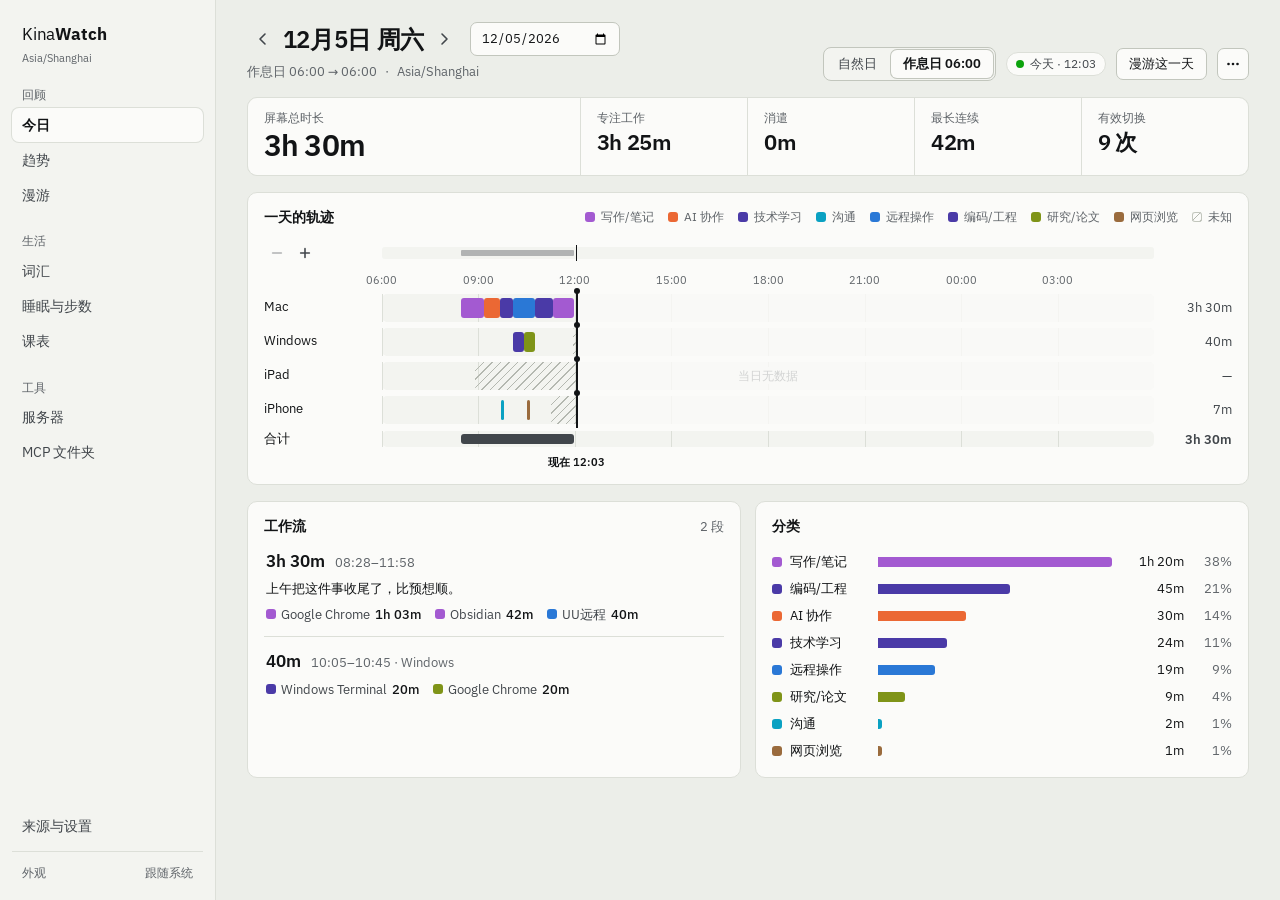
<file: index.html>
<!doctype html>
<html lang="zh-CN">
<head>
<meta charset="utf-8">
<meta name="viewport" content="width=device-width, initial-scale=1">
<meta name="color-scheme" content="light dark">
<link rel="icon" href="data:,">
<title>KinaWatch</title>
  <script type="module" crossorigin src="./assets/index-CtXxaSKJ.js"></script>
  <link rel="modulepreload" crossorigin href="./assets/time-CAY5uYnl.js">
  <link rel="modulepreload" crossorigin href="./assets/route-CMRrT-E0.js">
  <link rel="modulepreload" crossorigin href="./assets/settings-DSFRvYmw.js">
  <link rel="modulepreload" crossorigin href="./assets/drafts-D90-OTZx.js">
  <link rel="modulepreload" crossorigin href="./assets/sources-DfZK_-op.js">
  <link rel="stylesheet" crossorigin href="./assets/index-Bk5cP_tv.css">
</head>
<body>
<div id="root"></div>
</body>
</html>
</file>
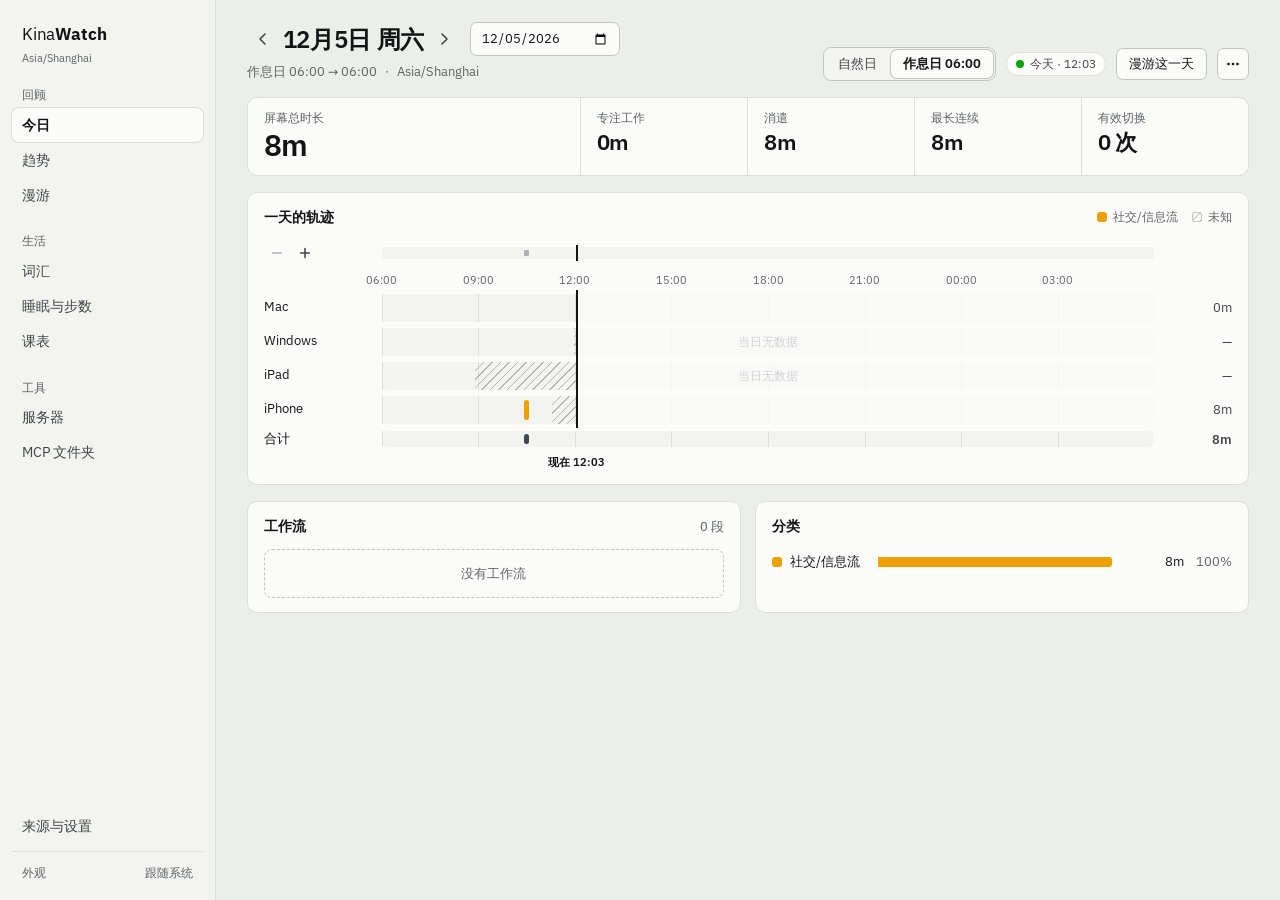
<file: branch/cloud-resources/index.html>
<!doctype html>
<html lang="zh-CN">
<head>
<meta charset="utf-8">
<meta name="viewport" content="width=device-width, initial-scale=1">
<meta name="color-scheme" content="light dark">
<link rel="icon" href="data:,">
<title>KinaWatch</title>
  <script type="module" crossorigin src="./assets/index-yDKvRCJj.js"></script>
  <link rel="modulepreload" crossorigin href="./assets/time-CAY5uYnl.js">
  <link rel="modulepreload" crossorigin href="./assets/route-CMRrT-E0.js">
  <link rel="modulepreload" crossorigin href="./assets/settings-DSFRvYmw.js">
  <link rel="modulepreload" crossorigin href="./assets/drafts-D90-OTZx.js">
  <link rel="modulepreload" crossorigin href="./assets/sources-DfZK_-op.js">
  <link rel="stylesheet" crossorigin href="./assets/index-Bk5cP_tv.css">
</head>
<body>
<div id="root"></div>
</body>
</html>
</file>
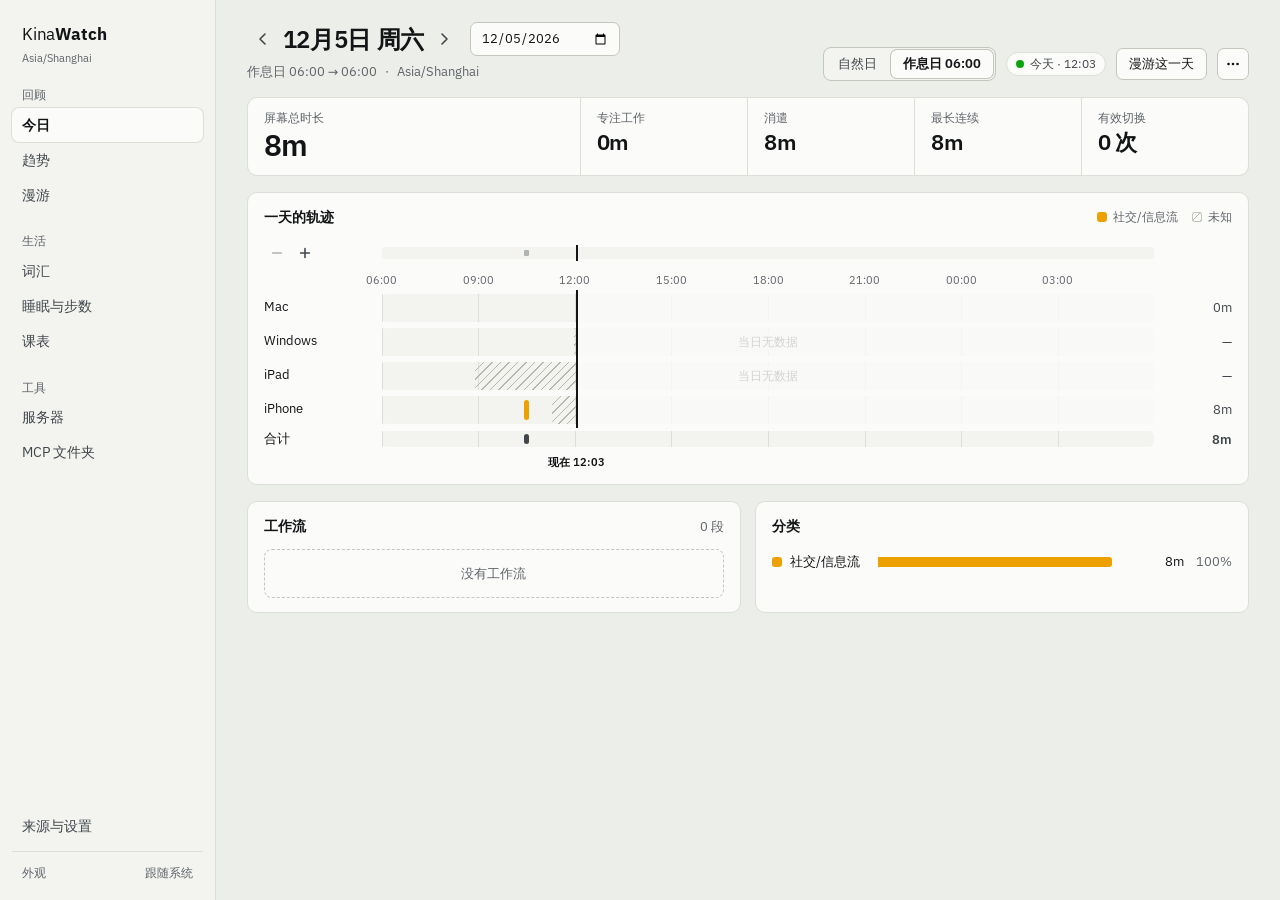
<file: branch/codex-server-style/index.html>
<!doctype html>
<html lang="zh-CN">
<head>
<meta charset="utf-8">
<meta name="viewport" content="width=device-width, initial-scale=1">
<meta name="color-scheme" content="light dark">
<link rel="icon" href="data:,">
<title>KinaWatch</title>
  <script type="module" crossorigin src="./assets/index-BxKy6oU5.js"></script>
  <link rel="modulepreload" crossorigin href="./assets/time-CAY5uYnl.js">
  <link rel="modulepreload" crossorigin href="./assets/route-CMRrT-E0.js">
  <link rel="modulepreload" crossorigin href="./assets/settings-DSFRvYmw.js">
  <link rel="modulepreload" crossorigin href="./assets/drafts-D90-OTZx.js">
  <link rel="modulepreload" crossorigin href="./assets/sources-DfZK_-op.js">
  <link rel="stylesheet" crossorigin href="./assets/index-Bk5cP_tv.css">
</head>
<body>
<div id="root"></div>
</body>
</html>
</file>
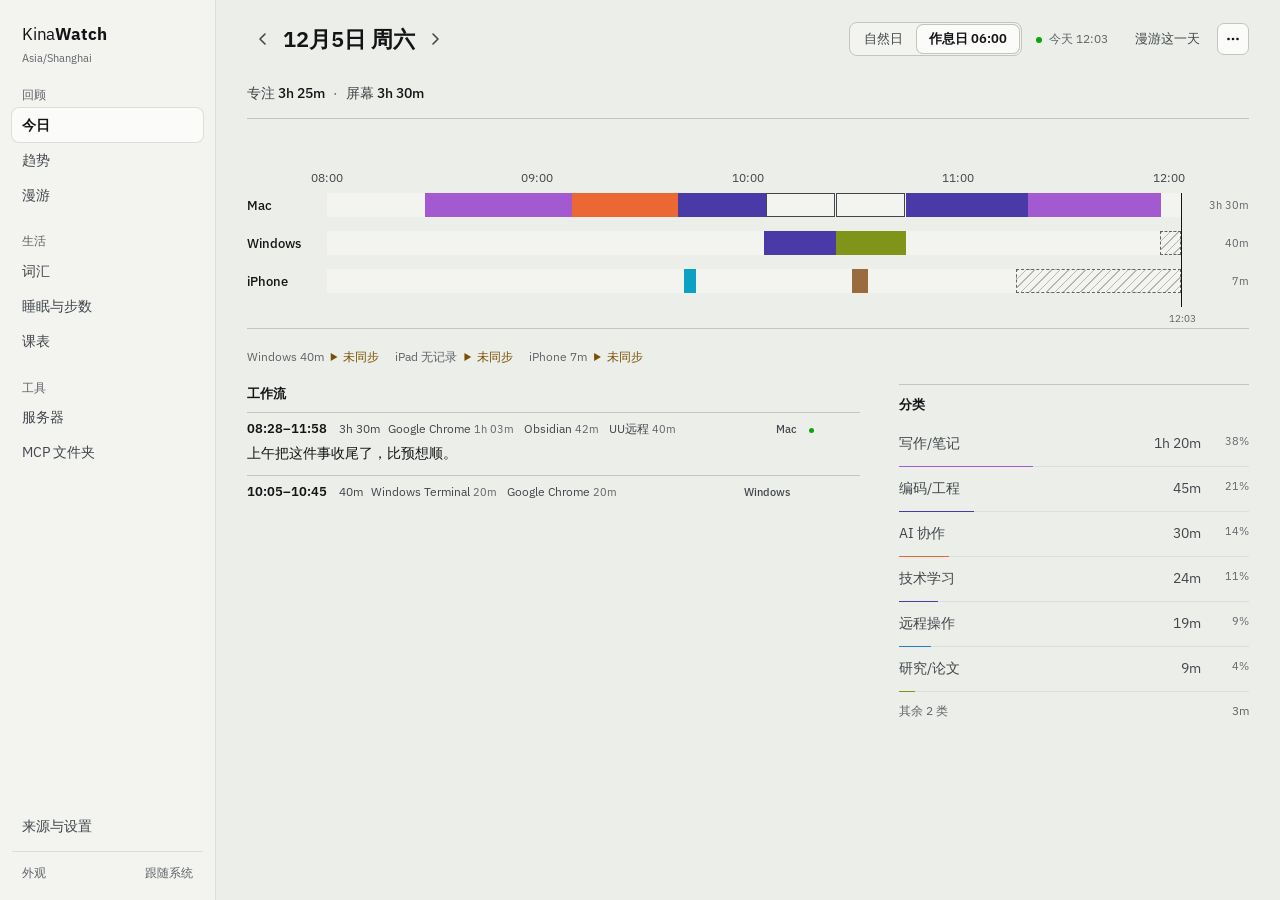
<file: branch/today-spine/index.html>
<!doctype html>
<html lang="zh-CN">
<head>
<meta charset="utf-8">
<meta name="viewport" content="width=device-width, initial-scale=1">
<meta name="color-scheme" content="light dark">
<link rel="icon" href="data:,">
<title>KinaWatch</title>
  <script type="module" crossorigin src="./assets/index-DiV6RVQk.js"></script>
  <link rel="modulepreload" crossorigin href="./assets/time-CAY5uYnl.js">
  <link rel="modulepreload" crossorigin href="./assets/route-CMRrT-E0.js">
  <link rel="modulepreload" crossorigin href="./assets/settings-DSFRvYmw.js">
  <link rel="modulepreload" crossorigin href="./assets/drafts-D90-OTZx.js">
  <link rel="modulepreload" crossorigin href="./assets/sources-DfZK_-op.js">
  <link rel="stylesheet" crossorigin href="./assets/index-Bk5cP_tv.css">
</head>
<body>
<div id="root"></div>
</body>
</html>
</file>
<file: assets/index-Bk5cP_tv.css>
@font-face{font-family:IBM Plex Sans;font-style:normal;font-display:swap;font-weight:400;src:url(./ibm-plex-sans-cyrillic-ext-400-normal-g30qAdWV.woff2)format("woff2"),url(./ibm-plex-sans-cyrillic-ext-400-normal-Dsrv2Tcn.woff)format("woff");unicode-range:U+460-52F,U+1C80-1C8A,U+20B4,U+2DE0-2DFF,U+A640-A69F,U+FE2E-FE2F}@font-face{font-family:IBM Plex Sans;font-style:normal;font-display:swap;font-weight:400;src:url(./ibm-plex-sans-cyrillic-400-normal-DZqxrq2p.woff2)format("woff2"),url(./ibm-plex-sans-cyrillic-400-normal-BTotfTJu.woff)format("woff");unicode-range:U+301,U+400-45F,U+490-491,U+4B0-4B1,U+2116}@font-face{font-family:IBM Plex Sans;font-style:normal;font-display:swap;font-weight:400;src:url(./ibm-plex-sans-greek-400-normal-_efipK4i.woff2)format("woff2"),url(./ibm-plex-sans-greek-400-normal-D9ESIMu3.woff)format("woff");unicode-range:U+370-377,U+37A-37F,U+384-38A,U+38C,U+38E-3A1,U+3A3-3FF}@font-face{font-family:IBM Plex Sans;font-style:normal;font-display:swap;font-weight:400;src:url(./ibm-plex-sans-vietnamese-400-normal-DG4YqDda.woff2)format("woff2"),url(./ibm-plex-sans-vietnamese-400-normal-fK1oJ5dG.woff)format("woff");unicode-range:U+102-103,U+110-111,U+128-129,U+168-169,U+1A0-1A1,U+1AF-1B0,U+300-301,U+303-304,U+308-309,U+323,U+329,U+1EA0-1EF9,U+20AB}@font-face{font-family:IBM Plex Sans;font-style:normal;font-display:swap;font-weight:400;src:url(./ibm-plex-sans-latin-ext-400-normal-C5H60-Va.woff2)format("woff2"),url(./ibm-plex-sans-latin-ext-400-normal-RBey6euL.woff)format("woff");unicode-range:U+100-2BA,U+2BD-2C5,U+2C7-2CC,U+2CE-2D7,U+2DD-2FF,U+304,U+308,U+329,U+1D00-1DBF,U+1E00-1E9F,U+1EF2-1EFF,U+2020,U+20A0-20AB,U+20AD-20C0,U+2113,U+2C60-2C7F,U+A720-A7FF}@font-face{font-family:IBM Plex Sans;font-style:normal;font-display:swap;font-weight:400;src:url(./ibm-plex-sans-latin-400-normal-CDDApCn2.woff2)format("woff2"),url(./ibm-plex-sans-latin-400-normal-CYLoc0-x.woff)format("woff");unicode-range:U+??,U+131,U+152-153,U+2BB-2BC,U+2C6,U+2DA,U+2DC,U+304,U+308,U+329,U+2000-206F,U+20AC,U+2122,U+2191,U+2193,U+2212,U+2215,U+FEFF,U+FFFD}@font-face{font-family:IBM Plex Sans;font-style:normal;font-display:swap;font-weight:500;src:url(./ibm-plex-sans-cyrillic-ext-500-normal-Cs5J6C77.woff2)format("woff2"),url(./ibm-plex-sans-cyrillic-ext-500-normal-DB5PtV2g.woff)format("woff");unicode-range:U+460-52F,U+1C80-1C8A,U+20B4,U+2DE0-2DFF,U+A640-A69F,U+FE2E-FE2F}@font-face{font-family:IBM Plex Sans;font-style:normal;font-display:swap;font-weight:500;src:url(./ibm-plex-sans-cyrillic-500-normal-CocWQlwt.woff2)format("woff2"),url(./ibm-plex-sans-cyrillic-500-normal-ByOcLdNv.woff)format("woff");unicode-range:U+301,U+400-45F,U+490-491,U+4B0-4B1,U+2116}@font-face{font-family:IBM Plex Sans;font-style:normal;font-display:swap;font-weight:500;src:url(./ibm-plex-sans-greek-500-normal-JMMifIXV.woff2)format("woff2"),url(./ibm-plex-sans-greek-500-normal-CuWXN6rf.woff)format("woff");unicode-range:U+370-377,U+37A-37F,U+384-38A,U+38C,U+38E-3A1,U+3A3-3FF}@font-face{font-family:IBM Plex Sans;font-style:normal;font-display:swap;font-weight:500;src:url(./ibm-plex-sans-vietnamese-500-normal-e4dixQRQ.woff2)format("woff2"),url(./ibm-plex-sans-vietnamese-500-normal-BEb3_waV.woff)format("woff");unicode-range:U+102-103,U+110-111,U+128-129,U+168-169,U+1A0-1A1,U+1AF-1B0,U+300-301,U+303-304,U+308-309,U+323,U+329,U+1EA0-1EF9,U+20AB}@font-face{font-family:IBM Plex Sans;font-style:normal;font-display:swap;font-weight:500;src:url(./ibm-plex-sans-latin-ext-500-normal-DakdToA3.woff2)format("woff2"),url(./ibm-plex-sans-latin-ext-500-normal-D0aIdm-b.woff)format("woff");unicode-range:U+100-2BA,U+2BD-2C5,U+2C7-2CC,U+2CE-2D7,U+2DD-2FF,U+304,U+308,U+329,U+1D00-1DBF,U+1E00-1E9F,U+1EF2-1EFF,U+2020,U+20A0-20AB,U+20AD-20C0,U+2113,U+2C60-2C7F,U+A720-A7FF}@font-face{font-family:IBM Plex Sans;font-style:normal;font-display:swap;font-weight:500;src:url(./ibm-plex-sans-latin-500-normal-6ng42L7E.woff2)format("woff2"),url(./ibm-plex-sans-latin-500-normal-BgVn5rGT.woff)format("woff");unicode-range:U+??,U+131,U+152-153,U+2BB-2BC,U+2C6,U+2DA,U+2DC,U+304,U+308,U+329,U+2000-206F,U+20AC,U+2122,U+2191,U+2193,U+2212,U+2215,U+FEFF,U+FFFD}@font-face{font-family:IBM Plex Sans;font-style:normal;font-display:swap;font-weight:600;src:url(./ibm-plex-sans-cyrillic-ext-600-normal-DUMzJB7m.woff2)format("woff2"),url(./ibm-plex-sans-cyrillic-ext-600-normal-Bz0x94Yp.woff)format("woff");unicode-range:U+460-52F,U+1C80-1C8A,U+20B4,U+2DE0-2DFF,U+A640-A69F,U+FE2E-FE2F}@font-face{font-family:IBM Plex Sans;font-style:normal;font-display:swap;font-weight:600;src:url(./ibm-plex-sans-cyrillic-600-normal-71GNu3SW.woff2)format("woff2"),url(./ibm-plex-sans-cyrillic-600-normal-BGq0mW3O.woff)format("woff");unicode-range:U+301,U+400-45F,U+490-491,U+4B0-4B1,U+2116}@font-face{font-family:IBM Plex Sans;font-style:normal;font-display:swap;font-weight:600;src:url(./ibm-plex-sans-greek-600-normal-DzTrcv_p.woff2)format("woff2"),url(./ibm-plex-sans-greek-600-normal-D-CqTdkO.woff)format("woff");unicode-range:U+370-377,U+37A-37F,U+384-38A,U+38C,U+38E-3A1,U+3A3-3FF}@font-face{font-family:IBM Plex Sans;font-style:normal;font-display:swap;font-weight:600;src:url(./ibm-plex-sans-vietnamese-600-normal-DpPYBSTl.woff2)format("woff2"),url(./ibm-plex-sans-vietnamese-600-normal-DgdngZtN.woff)format("woff");unicode-range:U+102-103,U+110-111,U+128-129,U+168-169,U+1A0-1A1,U+1AF-1B0,U+300-301,U+303-304,U+308-309,U+323,U+329,U+1EA0-1EF9,U+20AB}@font-face{font-family:IBM Plex Sans;font-style:normal;font-display:swap;font-weight:600;src:url(./ibm-plex-sans-latin-ext-600-normal-DOrvGEcy.woff2)format("woff2"),url(./ibm-plex-sans-latin-ext-600-normal-DIrixKbi.woff)format("woff");unicode-range:U+100-2BA,U+2BD-2C5,U+2C7-2CC,U+2CE-2D7,U+2DD-2FF,U+304,U+308,U+329,U+1D00-1DBF,U+1E00-1E9F,U+1EF2-1EFF,U+2020,U+20A0-20AB,U+20AD-20C0,U+2113,U+2C60-2C7F,U+A720-A7FF}@font-face{font-family:IBM Plex Sans;font-style:normal;font-display:swap;font-weight:600;src:url(./ibm-plex-sans-latin-600-normal-CuJfVYMP.woff2)format("woff2"),url(./ibm-plex-sans-latin-600-normal-Cu4Hd6ag.woff)format("woff");unicode-range:U+??,U+131,U+152-153,U+2BB-2BC,U+2C6,U+2DA,U+2DC,U+304,U+308,U+329,U+2000-206F,U+20AC,U+2122,U+2191,U+2193,U+2212,U+2215,U+FEFF,U+FFFD}@font-face{font-family:IBM Plex Sans;font-style:normal;font-display:swap;font-weight:700;src:url(./ibm-plex-sans-cyrillic-ext-700-normal-BmRLXWpJ.woff2)format("woff2"),url(./ibm-plex-sans-cyrillic-ext-700-normal-DCQwxkRk.woff)format("woff");unicode-range:U+460-52F,U+1C80-1C8A,U+20B4,U+2DE0-2DFF,U+A640-A69F,U+FE2E-FE2F}@font-face{font-family:IBM Plex Sans;font-style:normal;font-display:swap;font-weight:700;src:url(./ibm-plex-sans-cyrillic-700-normal-D_uavGvn.woff2)format("woff2"),url(./ibm-plex-sans-cyrillic-700-normal-RFb1v-CK.woff)format("woff");unicode-range:U+301,U+400-45F,U+490-491,U+4B0-4B1,U+2116}@font-face{font-family:IBM Plex Sans;font-style:normal;font-display:swap;font-weight:700;src:url(./ibm-plex-sans-greek-700-normal-wyJ6jzdA.woff2)format("woff2"),url(./ibm-plex-sans-greek-700-normal-CkZN0sRy.woff)format("woff");unicode-range:U+370-377,U+37A-37F,U+384-38A,U+38C,U+38E-3A1,U+3A3-3FF}@font-face{font-family:IBM Plex Sans;font-style:normal;font-display:swap;font-weight:700;src:url(./ibm-plex-sans-vietnamese-700-normal-CkEo6LDy.woff2)format("woff2"),url(./ibm-plex-sans-vietnamese-700-normal-BV5B8Are.woff)format("woff");unicode-range:U+102-103,U+110-111,U+128-129,U+168-169,U+1A0-1A1,U+1AF-1B0,U+300-301,U+303-304,U+308-309,U+323,U+329,U+1EA0-1EF9,U+20AB}@font-face{font-family:IBM Plex Sans;font-style:normal;font-display:swap;font-weight:700;src:url(./ibm-plex-sans-latin-ext-700-normal-aMgXseD4.woff2)format("woff2"),url(./ibm-plex-sans-latin-ext-700-normal-DZH6Xh-4.woff)format("woff");unicode-range:U+100-2BA,U+2BD-2C5,U+2C7-2CC,U+2CE-2D7,U+2DD-2FF,U+304,U+308,U+329,U+1D00-1DBF,U+1E00-1E9F,U+1EF2-1EFF,U+2020,U+20A0-20AB,U+20AD-20C0,U+2113,U+2C60-2C7F,U+A720-A7FF}@font-face{font-family:IBM Plex Sans;font-style:normal;font-display:swap;font-weight:700;src:url(./ibm-plex-sans-latin-700-normal-Bxkt5Cjx.woff2)format("woff2"),url(./ibm-plex-sans-latin-700-normal-Bth3BMcD.woff)format("woff");unicode-range:U+??,U+131,U+152-153,U+2BB-2BC,U+2C6,U+2DA,U+2DC,U+304,U+308,U+329,U+2000-206F,U+20AC,U+2122,U+2191,U+2193,U+2212,U+2215,U+FEFF,U+FFFD}@font-face{font-family:IBM Plex Mono;font-style:normal;font-display:swap;font-weight:400;src:url(./ibm-plex-mono-cyrillic-ext-400-normal-xuaO2J-f.woff2)format("woff2"),url(./ibm-plex-mono-cyrillic-ext-400-normal-DMdlQ8Kv.woff)format("woff");unicode-range:U+460-52F,U+1C80-1C8A,U+20B4,U+2DE0-2DFF,U+A640-A69F,U+FE2E-FE2F}@font-face{font-family:IBM Plex Mono;font-style:normal;font-display:swap;font-weight:400;src:url(./ibm-plex-mono-cyrillic-400-normal-BSMlKf0J.woff2)format("woff2"),url(./ibm-plex-mono-cyrillic-400-normal-CEL4l2ZJ.woff)format("woff");unicode-range:U+301,U+400-45F,U+490-491,U+4B0-4B1,U+2116}@font-face{font-family:IBM Plex Mono;font-style:normal;font-display:swap;font-weight:400;src:url(./ibm-plex-mono-vietnamese-400-normal-BulugwFq.woff2)format("woff2"),url(./ibm-plex-mono-vietnamese-400-normal-DDuiU_S-.woff)format("woff");unicode-range:U+102-103,U+110-111,U+128-129,U+168-169,U+1A0-1A1,U+1AF-1B0,U+300-301,U+303-304,U+308-309,U+323,U+329,U+1EA0-1EF9,U+20AB}@font-face{font-family:IBM Plex Mono;font-style:normal;font-display:swap;font-weight:400;src:url(./ibm-plex-mono-latin-ext-400-normal-BmRBH3aV.woff2)format("woff2"),url(./ibm-plex-mono-latin-ext-400-normal-D3D2R8hC.woff)format("woff");unicode-range:U+100-2BA,U+2BD-2C5,U+2C7-2CC,U+2CE-2D7,U+2DD-2FF,U+304,U+308,U+329,U+1D00-1DBF,U+1E00-1E9F,U+1EF2-1EFF,U+2020,U+20A0-20AB,U+20AD-20C0,U+2113,U+2C60-2C7F,U+A720-A7FF}@font-face{font-family:IBM Plex Mono;font-style:normal;font-display:swap;font-weight:400;src:url(./ibm-plex-mono-latin-400-normal-DMJ8VG8y.woff2)format("woff2"),url(./ibm-plex-mono-latin-400-normal-CvHOgSBP.woff)format("woff");unicode-range:U+??,U+131,U+152-153,U+2BB-2BC,U+2C6,U+2DA,U+2DC,U+304,U+308,U+329,U+2000-206F,U+20AC,U+2122,U+2191,U+2193,U+2212,U+2215,U+FEFF,U+FFFD}@font-face{font-family:IBM Plex Mono;font-style:normal;font-display:swap;font-weight:500;src:url(./ibm-plex-mono-cyrillic-ext-500-normal-BqneJy0T.woff2)format("woff2"),url(./ibm-plex-mono-cyrillic-ext-500-normal-BIfNGwUT.woff)format("woff");unicode-range:U+460-52F,U+1C80-1C8A,U+20B4,U+2DE0-2DFF,U+A640-A69F,U+FE2E-FE2F}@font-face{font-family:IBM Plex Mono;font-style:normal;font-display:swap;font-weight:500;src:url(./ibm-plex-mono-cyrillic-500-normal-Bq9vWWag.woff2)format("woff2"),url(./ibm-plex-mono-cyrillic-500-normal-Ael50iVv.woff)format("woff");unicode-range:U+301,U+400-45F,U+490-491,U+4B0-4B1,U+2116}@font-face{font-family:IBM Plex Mono;font-style:normal;font-display:swap;font-weight:500;src:url(./ibm-plex-mono-vietnamese-500-normal-DZ4AoWbu.woff2)format("woff2"),url(./ibm-plex-mono-vietnamese-500-normal-C8zxqsMH.woff)format("woff");unicode-range:U+102-103,U+110-111,U+128-129,U+168-169,U+1A0-1A1,U+1AF-1B0,U+300-301,U+303-304,U+308-309,U+323,U+329,U+1EA0-1EF9,U+20AB}@font-face{font-family:IBM Plex Mono;font-style:normal;font-display:swap;font-weight:500;src:url(./ibm-plex-mono-latin-ext-500-normal-CAhNIIs5.woff2)format("woff2"),url(./ibm-plex-mono-latin-ext-500-normal-CZ70TYgx.woff)format("woff");unicode-range:U+100-2BA,U+2BD-2C5,U+2C7-2CC,U+2CE-2D7,U+2DD-2FF,U+304,U+308,U+329,U+1D00-1DBF,U+1E00-1E9F,U+1EF2-1EFF,U+2020,U+20A0-20AB,U+20AD-20C0,U+2113,U+2C60-2C7F,U+A720-A7FF}@font-face{font-family:IBM Plex Mono;font-style:normal;font-display:swap;font-weight:500;src:url(./ibm-plex-mono-latin-500-normal-DSY6xOcd.woff2)format("woff2"),url(./ibm-plex-mono-latin-500-normal-CB9ihrfo.woff)format("woff");unicode-range:U+??,U+131,U+152-153,U+2BB-2BC,U+2C6,U+2DA,U+2DC,U+304,U+308,U+329,U+2000-206F,U+20AC,U+2122,U+2191,U+2193,U+2212,U+2215,U+FEFF,U+FFFD}:root{--bg:#eceee9;--panel:#fbfbf9;--panel-2:#f3f4f0;--soft:#e7e9e3;--line:#dcdfd8;--line-2:#c2c6bd;--ink:#121416;--ink-2:#41464b;--ink-3:#5f6469;--sel:#121416;--sel-ink:#fff;--hatch:#b4b8b0;--c1:#2a78d6;--c2:#eb6834;--c3:#1baf7a;--c4:#eda100;--c5:#e87ba4;--c6:#008300;--c7:#4a3aa7;--c8:#e34948;--c9:#0aa1c2;--c10:#9a6b3d;--c11:#a35ad1;--c12:#7f9418;--unc:#a4a7a0;--offline:#4f565d;--good:#0ca30c;--warn:#fab219;--crit:#d03b3b;--good-ink:#0b6b0b;--warn-ink:#7a4f00;--crit-ink:#b02a2a;--warn-bg:#fbf3dc;--warn-line:#e3c266;--crit-bg:#fbebea;--crit-line:#e2a3a0;--ok-bg:#eaf5ea;--ok-line:#a9d3a9;--seq0:#e4e7e1;--seq1:#cde2fb;--seq2:#9ec5f4;--seq3:#6da7ec;--seq4:#3987e5;--seq5:#256abf;--seq6:#184f95;--seq7:#0d366b;--sans:"IBM Plex Sans","PingFang SC","Hiragino Sans GB","Noto Sans CJK SC","Microsoft YaHei",system-ui,sans-serif;--mono:"IBM Plex Mono",ui-monospace,"SF Mono",Menlo,monospace;--lightningcss-light:initial;--lightningcss-dark: ;color-scheme:light}@media (prefers-color-scheme:dark){:root:not([data-theme=light]){--bg:#0e0f10;--panel:#17191a;--panel-2:#1d1f21;--soft:#25282a;--line:#2b2e30;--line-2:#3d4143;--ink:#f1f2ef;--ink-2:#c6c8c3;--ink-3:#9da09b;--sel:#f1f2ef;--sel-ink:#111214;--hatch:#4a4e50;--c1:#3987e5;--c2:#d95926;--c3:#199e70;--c4:#c98500;--c5:#d55181;--c6:#2f9a2f;--c7:#9085e9;--c8:#e66767;--c9:#22b3d3;--c10:#b8875a;--c11:#b67de0;--c12:#9db236;--unc:#6f736e;--offline:#9aa1a7;--good-ink:#46c946;--warn-ink:#fab219;--crit-ink:#f07a7a;--warn-bg:#29230f;--warn-line:#6a5521;--crit-bg:#2c1918;--crit-line:#6e3532;--ok-bg:#15241a;--ok-line:#2f5a35;--seq0:#222527;--seq1:#1b2c42;--seq2:#184f95;--seq3:#256abf;--seq4:#3987e5;--seq5:#6da7ec;--seq6:#9ec5f4;--seq7:#cde2fb;--lightningcss-light: ;--lightningcss-dark:initial;color-scheme:dark}}:root[data-theme=dark]{--bg:#0e0f10;--panel:#17191a;--panel-2:#1d1f21;--soft:#25282a;--line:#2b2e30;--line-2:#3d4143;--ink:#f1f2ef;--ink-2:#c6c8c3;--ink-3:#9da09b;--sel:#f1f2ef;--sel-ink:#111214;--hatch:#4a4e50;--c1:#3987e5;--c2:#d95926;--c3:#199e70;--c4:#c98500;--c5:#d55181;--c6:#2f9a2f;--c7:#9085e9;--c8:#e66767;--c9:#22b3d3;--c10:#b8875a;--c11:#b67de0;--c12:#9db236;--unc:#6f736e;--offline:#9aa1a7;--good-ink:#46c946;--warn-ink:#fab219;--crit-ink:#f07a7a;--warn-bg:#29230f;--warn-line:#6a5521;--crit-bg:#2c1918;--crit-line:#6e3532;--ok-bg:#15241a;--ok-line:#2f5a35;--seq0:#222527;--seq1:#1b2c42;--seq2:#184f95;--seq3:#256abf;--seq4:#3987e5;--seq5:#6da7ec;--seq6:#9ec5f4;--seq7:#cde2fb;--lightningcss-light: ;--lightningcss-dark:initial;color-scheme:dark}*,:before,:after{box-sizing:border-box}html,body{margin:0}body{background:var(--bg);color:var(--ink);font-family:var(--sans);-webkit-font-smoothing:antialiased;font-size:14px;line-height:1.5}button,input,select,textarea{font:inherit;color:inherit}:focus-visible{outline:2px solid var(--c1);outline-offset:2px}a{color:var(--ink);-webkit-text-decoration-color:var(--line-2);text-decoration-color:var(--line-2);text-underline-offset:3px}a:hover{-webkit-text-decoration-color:var(--ink);text-decoration-color:var(--ink)}h1,h2,h3,h4,p{margin:0}.num{font-variant-numeric:tabular-nums}.mono{font-family:var(--mono);letter-spacing:-.01em;overflow-wrap:anywhere;font-size:.93em}.sr{clip:rect(0 0 0 0);white-space:nowrap;width:1px;height:1px;position:absolute;overflow:hidden}.shell{grid-template-columns:216px minmax(0,1fr);min-height:100vh;display:grid}.nav{border-right:1px solid var(--line);background:var(--panel-2);flex-direction:column;align-self:start;gap:20px;height:100vh;padding:22px 12px 16px;display:flex;position:sticky;top:0;overflow:auto}.brand{flex-direction:column;gap:2px;padding:0 10px;display:flex}.brand-name{letter-spacing:-.01em;font-size:17px}.brand-name b{font-weight:700}.brand-sub{color:var(--ink-3);font-size:11px}.nav-grp{flex-direction:column;gap:1px;display:flex}.nav-glabel{color:var(--ink-3);letter-spacing:.04em;padding:0 10px 4px;font-size:11.5px}.nav-item{min-height:34px;color:var(--ink-2);border-radius:7px;justify-content:space-between;align-items:center;gap:8px;padding:0 10px;font-size:14px;text-decoration:none;display:flex}.nav-item:hover{background:var(--soft);color:var(--ink)}.nav-item.on{background:var(--panel);color:var(--ink);box-shadow:0 0 0 1px var(--line);font-weight:600}.nav-hint{color:var(--ink-3);font-size:11.5px;font-weight:400}.nav-hint.warn{color:var(--warn-ink)}.nav-item.stalled:not(.on){color:var(--ink-3)}.nav-foot{flex-direction:column;gap:8px;margin-top:auto;display:flex}.nav-flags{border-top:1px solid var(--line);flex-direction:column;gap:4px;padding:10px 10px 0;display:flex}.nav-flag{color:var(--ink-3);justify-content:space-between;align-items:center;font-size:12px;display:flex}.theme-btn{color:var(--ink-3);cursor:pointer;background:0 0;border:0;padding:2px 0;font-size:12px}.theme-btn:hover{color:var(--ink)}.main{flex-direction:column;gap:16px;width:100%;min-width:0;max-width:2000px;margin:0 auto;padding:22px clamp(20px,2.4vw,44px) 64px;display:flex;container:main/inline-size}.page-h{flex-wrap:wrap;justify-content:space-between;align-items:flex-end;gap:10px 20px;display:flex}.page-t{letter-spacing:-.015em;font-size:24px;font-weight:600;line-height:1.2}.row{flex-wrap:wrap;align-items:center;gap:8px;display:flex}.between{justify-content:space-between}.stack{flex-direction:column;gap:12px;min-width:0;display:flex}.card{border:1px solid var(--line);background:var(--panel);border-radius:10px;min-width:0;padding:14px 16px}.card-h{flex-wrap:wrap;justify-content:space-between;align-items:baseline;gap:8px 16px;margin-bottom:12px;display:flex}.card-t{font-size:14px;font-weight:600}.sub{color:var(--ink-3);font-size:12.5px}.lbl{color:var(--ink-3);font-size:12px}.strong{color:var(--ink);font-weight:600}.cols{grid-template-columns:repeat(auto-fit,minmax(min(400px,100%),1fr));align-items:stretch;gap:14px;display:grid}.btn{border:1px solid var(--line-2);background:var(--panel);height:32px;color:var(--ink);white-space:nowrap;cursor:pointer;border-radius:7px;justify-content:center;align-items:center;gap:6px;padding:0 12px;font-size:13px;text-decoration:none;display:inline-flex}a.btn{color:var(--ink);text-decoration:none}.btn:hover{background:var(--soft)}.btn.primary{border-color:var(--sel);background:var(--sel);color:var(--sel-ink)}.btn.primary:hover{opacity:.88}.btn.ghost{color:var(--ink-2);background:0 0;border-color:#0000}.btn.ghost:hover{background:var(--soft)}.btn.icon{width:32px;padding:0}.btn.sm{height:26px;padding:0 8px;font-size:12px}.btn.icon.sm{width:26px;padding:0}.btn.danger{color:var(--crit-ink)}.btn:disabled{opacity:.4;cursor:not-allowed}.btn:disabled:hover{background:var(--panel)}.btn.primary:disabled:hover{background:var(--sel);opacity:.4}.btn.ghost:disabled:hover{background:0 0}.seg{border:1px solid var(--line-2);background:var(--panel-2);border-radius:8px;gap:2px;padding:2px;display:inline-flex}.seg button{height:28px;color:var(--ink-2);white-space:nowrap;cursor:pointer;background:0 0;border:0;border-radius:6px;padding:0 12px;font-size:13px}.seg button:hover{color:var(--ink)}.seg button.on{background:var(--panel);color:var(--ink);box-shadow:0 0 0 1px var(--line-2);font-weight:600}.chip{border:1px solid var(--line);background:var(--panel);min-height:24px;color:var(--ink-2);white-space:nowrap;border-radius:999px;align-items:center;gap:6px;padding:0 9px;font-size:12px;display:inline-flex}.chip.xs{gap:4px;min-height:18px;padding:0 7px;font-size:11px}.st{align-items:center;gap:6px;display:inline-flex}.st:before{content:"";flex:none;width:8px;height:8px}.st-good:before{background:var(--good);border-radius:50%}.st-warn:before{background:var(--warn);clip-path:polygon(50% 0,100% 100%,0 100%);width:10px;height:9px}.st-crit:before{background:var(--crit);width:7px;height:7px;transform:rotate(45deg)}.st-unk:before{border:1.5px dashed var(--ink-3);border-radius:50%;width:9px;height:9px}.st-off:before{border:1.5px solid var(--ink-3);border-radius:50%;width:8px;height:8px}.st-busy:before{border:1.5px solid var(--ink-3);border-top-color:#0000;border-radius:50%;width:9px;height:9px;animation:.9s linear infinite kwspin}@keyframes kwspin{to{transform:rotate(360deg)}}@media (prefers-reduced-motion:reduce){.st-busy:before{animation:none}}.hatch{background-image:repeating-linear-gradient(135deg,var(--hatch) 0 1px,transparent 1px 6px)}.inp{border:1px solid var(--line-2);background:var(--panel);min-width:0;height:34px;color:var(--ink);border-radius:7px;padding:0 10px;font-size:13px}.inp:disabled{opacity:.55}.ta{border:1px solid var(--line-2);background:var(--panel);width:100%;min-height:92px;color:var(--ink);resize:vertical;border-radius:8px;padding:10px 12px;font-size:14px;line-height:1.65;display:block}.ta[readonly]{background:var(--panel-2)}.field{flex-direction:column;gap:5px;min-width:0;display:flex}.field>label{color:var(--ink-3);font-size:12px}.banner{border:1px solid var(--line-2);background:var(--panel-2);border-radius:8px;flex-wrap:wrap;justify-content:space-between;align-items:center;gap:8px 14px;padding:8px 12px;font-size:12.5px;line-height:1.55;display:flex}.banner.warn{border-color:var(--warn-line);background:var(--warn-bg)}.banner.crit{border-color:var(--crit-line);background:var(--crit-bg)}.banner.ok{border-color:var(--ok-line);background:var(--ok-bg)}.banner-txt{text-wrap:pretty;flex:320px;min-width:0}.tiles{border:1px solid var(--line);background:var(--line);border-radius:10px;flex-wrap:wrap;gap:1px;display:flex;overflow:hidden}.tile{background:var(--panel);flex-direction:column;flex:150px;gap:2px;min-width:0;padding:11px 16px 12px;display:flex}.tile .lbl{text-overflow:ellipsis;white-space:nowrap;font-size:11.5px;overflow:hidden}.tile .v{letter-spacing:-.02em;overflow-wrap:anywhere;font-size:22px;font-weight:600;line-height:1.25}.tile .v.na{color:var(--ink-3);font-size:16px;font-weight:500}.tile .s{color:var(--ink-3);text-wrap:pretty;font-size:11.5px}.tile.hero{flex:2 300px}.tile.hero .v{letter-spacing:-.025em;font-size:30px;line-height:1.15}.swatch{border-radius:3px;flex:none;width:10px;height:10px;display:inline-block}.dtr{border-bottom:1px solid var(--line);align-items:baseline;gap:10px;padding:5px 0;font-size:12.5px;display:grid}.dtr.h{color:var(--ink-3);padding-top:0;font-size:12px}.dtr:last-child{border-bottom:0}.r{text-align:right}.trunc{text-overflow:ellipsis;white-space:nowrap;min-width:0;overflow:hidden}.kv{grid-template-columns:auto minmax(0,1fr);gap:4px 16px;margin:0;font-size:12.5px;display:grid}.kv dt{color:var(--ink-3)}.kv dd{overflow-wrap:anywhere;min-width:0;margin:0}.empty{border:1px dashed var(--line-2);color:var(--ink-3);text-align:center;border-radius:8px;padding:14px;font-size:12.5px}.legend{flex-wrap:wrap;align-items:center;gap:6px 14px;display:flex}.legend>span{color:var(--ink-3);align-items:center;gap:6px;font-size:12px;display:inline-flex}.err{color:var(--crit-ink);font-size:12.5px}.skel{background:linear-gradient(90deg,var(--panel-2),var(--soft),var(--panel-2));background-size:200% 100%;border-radius:10px;min-height:120px;animation:1.4s ease-in-out infinite kwskel}@keyframes kwskel{to{background-position:-200% 0}}@media (prefers-reduced-motion:reduce){.skel{animation:none}}.more{position:relative}.more-menu{z-index:20;border:1px solid var(--line-2);background:var(--panel);border-radius:8px;flex-direction:column;min-width:190px;padding:4px;display:flex;position:absolute;top:calc(100% + 4px);right:0;box-shadow:0 8px 24px #00000024}.more-item{width:100%;min-height:32px;color:var(--ink);font:inherit;text-align:left;white-space:nowrap;cursor:pointer;background:0 0;border:0;border-radius:6px;align-items:center;gap:8px;padding:0 10px;font-size:13px;text-decoration:none;display:flex}.more-item:hover,.more-item:focus-visible{background:var(--soft);outline:none}.more-item:disabled{color:var(--ink-3);cursor:default;background:0 0}.md{overflow-wrap:anywhere;font-size:15px;line-height:1.8}.md>*+*{margin-top:8px}.md h2{margin-top:16px;font-size:18px;font-weight:600}.md h3{margin-top:14px;font-size:16px;font-weight:600}.md h4{margin-top:12px;font-size:15px;font-weight:600}.md ul{margin:4px 0;padding-left:22px}.md pre{background:var(--panel-2);border-radius:8px;padding:10px 12px;font-size:13px;overflow:auto}.md code{font-family:var(--mono);font-size:.92em}.md blockquote{border-left:2px solid var(--line-2);color:var(--ink-2);margin:0;padding-left:12px}.md-wiki{color:var(--c1)}.strip{flex-direction:column;gap:6px;display:flex}.strip-body{-webkit-user-select:none;user-select:none;touch-action:pan-y;flex-direction:column;gap:6px;display:flex}.strip.zoomed .strip-body .track{cursor:grab}.strip.dragging,.strip.dragging *{cursor:grabbing!important}.zoomrow{min-height:26px}.zoom-btns{flex-wrap:nowrap}.zoom-r{justify-content:flex-end;display:flex}.zoom-label{color:var(--ink-2);white-space:nowrap;font-size:11px}.mm{background:var(--panel-2);border-radius:3px;height:12px;position:relative}.strip.zoomed .mm{cursor:pointer}.mm-b{background:var(--ink-3);opacity:.45;border-radius:1px;position:absolute;top:3px;bottom:3px}.mm-now{background:var(--ink);width:1.5px;margin-left:-.75px;position:absolute;top:-2px;bottom:-2px}.mm-win{border:1.5px solid var(--ink);background:#7f7f7f1f;border-radius:3px;position:absolute;top:-2px;bottom:-2px}.lane{grid-template-columns:104px minmax(0,1fr) 64px;align-items:center;gap:14px;display:grid}.lane-l{color:var(--ink);flex-direction:column;min-width:0;font-size:13px;line-height:1.25;display:flex}.lane-r{color:var(--ink-2);text-align:right;font-size:12.5px}.axis{height:16px;position:relative}.tick{color:var(--ink-3);white-space:nowrap;font-size:11px;position:absolute;top:0;transform:translate(-50%)}.now-tick{color:var(--ink);font-weight:600}.track{background-color:var(--panel-2);border-radius:5px;height:28px;position:relative}.gline{background:var(--line);pointer-events:none;width:1px;position:absolute;top:0;bottom:0}.track.thin{height:16px}.blk{cursor:pointer;border:0;border-radius:3px;min-width:3px;padding:0;position:absolute;top:4px;bottom:4px}.blk:hover{filter:brightness(1.08)saturate(1.15)}.blk.sel{z-index:2;box-shadow:0 0 0 2px var(--panel),0 0 0 4px var(--ink)}.blk.edited:after{content:"";background:var(--ink);width:8px;height:8px;box-shadow:0 0 0 2px var(--panel);border-radius:50%;position:absolute;top:-5px;right:-4px}.blk.conflict{outline:2px dashed var(--crit);outline-offset:1px}.blk.static{cursor:default;background:var(--ink-2);top:3px;bottom:3px}.blk.static:hover{filter:none}.zone{pointer-events:none;border-radius:4px;position:absolute;top:0;bottom:0}.zone.future{background:var(--panel);opacity:.78;border-left:1.5px dashed var(--line-2);border-radius:0 4px 4px 0}.zone-text{color:var(--ink-2);white-space:nowrap;pointer-events:none;justify-content:center;align-items:center;padding:0 8px;font-size:11.5px;display:flex;position:absolute;inset:0}.zone-text span{background:var(--panel-2);border-radius:4px;padding:0 6px}.nowline{background:var(--ink);pointer-events:none;z-index:3;width:2px;margin-left:-1px;position:absolute;top:-4px;bottom:-4px}.track.addable,.strip.zoomed .strip-body .track.addable{cursor:crosshair}.add-hint{background:var(--ink-2);pointer-events:none;z-index:3;width:1px;position:absolute;top:0;bottom:0}.add-hint[hidden]{display:none}.add-hint span{background:var(--panel);color:var(--ink);white-space:nowrap;box-shadow:0 0 0 1px var(--line-2);border-radius:4px;padding:0 5px;font-size:11px;font-style:normal;line-height:16px;position:absolute;top:50%;left:5px;transform:translateY(-50%)}.add-hint.flip span{left:auto;right:5px}.blk.ghost{z-index:2;cursor:default;pointer-events:none;background:color-mix(in srgb,var(--ink) 18%,transparent);outline:1.5px dashed var(--ink-2);outline-offset:-1px}.blk.ghost:hover{filter:none}.insp{border:1px solid var(--line);background:var(--panel-2);border-radius:9px;flex-direction:column;gap:10px;margin-top:12px;padding:8px 8px 8px 12px;display:flex}.insp-bar{flex-wrap:wrap;align-items:center;gap:6px 12px;min-height:34px;display:flex}.insp-main{align-items:baseline;gap:8px;min-width:0;max-width:44%;display:flex}.insp-act{align-items:center;gap:6px;margin-left:auto;display:flex}.insp-ev{border-top:1px solid var(--line);flex-direction:column;gap:10px;padding-top:10px;display:flex}.insp-form{grid-template-columns:88px 88px minmax(0,1fr) minmax(0,1.5fr) 150px;gap:10px;display:grid}.insp-form.added{grid-template-columns:88px 88px minmax(0,1fr) 170px}.insp-edit{flex-direction:column;gap:10px;display:flex}.insp-f{flex-wrap:wrap;justify-content:space-between;align-items:center;gap:8px 12px;padding-right:4px;display:flex}.wf-mark{z-index:2;border:1.5px solid var(--ink);pointer-events:none;border-radius:6px;position:absolute;top:-2px;bottom:-2px}.wflist{flex-direction:column;display:flex}.wfc{border-bottom:1px solid var(--line);flex-direction:column;gap:4px;padding:12px 2px;display:flex}.wfc:first-child{padding-top:0}.wfc:last-child{border-bottom:0;padding-bottom:0}.wfc-head{justify-content:space-between;align-items:center;gap:10px;min-height:24px;display:flex}.wfc-span{min-width:0;color:inherit;text-align:left;cursor:pointer;background:0 0;border:0;flex-wrap:wrap;align-items:baseline;gap:0 10px;padding:0;display:flex}.wfc-span:hover .wfc-dur{text-underline-offset:3px;text-decoration:underline}.wfc-dur{color:var(--ink);white-space:nowrap;font-size:17px;font-weight:600;line-height:1.4}.wfc-apps{color:var(--ink-2);flex-wrap:wrap;gap:2px 14px;margin:0;padding:0;font-size:12.5px;line-height:1.6;list-style:none;display:flex}.wfc-apps li{overflow-wrap:anywhere;flex-wrap:wrap;align-items:center;gap:0 5px;min-width:0;display:inline-flex}.wfc-apps .num{color:var(--ink);font-weight:500}.wfc-edit{opacity:0;flex:none}.wfc:hover .wfc-edit,.wfc-edit:focus-visible{opacity:1}@media (hover:none){.wfc-edit{opacity:1}}.wf-text{text-wrap:pretty;white-space:pre-wrap;min-width:0;font-size:13px;line-height:1.6}.wf-text.clamp{-webkit-line-clamp:2;-webkit-box-orient:vertical;display:-webkit-box;overflow:hidden}.wf-text.can{cursor:pointer}.wf-text.muted{color:var(--ink-3)}.wf-text.auto{color:var(--ink-2)}.bar-row{grid-template-columns:96px minmax(0,1fr) 62px 38px;align-items:center;gap:10px;min-height:25px;font-size:12.5px;display:grid}.bar-track{height:10px;display:block}.bar{border-radius:0 3px 3px 0;min-width:2px;height:10px;display:block}.tgrid{grid-template-columns:minmax(0,1fr);grid-template-areas:"wf""cat";gap:14px;display:grid}.a-wf{grid-area:wf}.a-cat{grid-area:cat}@container main (width>=820px){.tgrid{grid-template-columns:repeat(2,minmax(0,1fr));grid-template-areas:"wf cat"}}@container main (width>=1440px){.tgrid{grid-template-columns:minmax(0,1.7fr) minmax(0,1fr)}}.hm-wrap{padding-bottom:4px;overflow-x:auto}.hm-days{grid-template-rows:repeat(7,var(--hm));color:var(--ink-3);gap:3px;font-size:10.5px;display:grid}.hm-days span{align-items:center;display:flex}.hm-months{height:16px;color:var(--ink-3);font-size:11px;position:relative}.hm-months span{white-space:nowrap;position:absolute;top:0}.hm{grid-template-rows:repeat(7,var(--hm));grid-auto-flow:column;grid-auto-columns:var(--hm);gap:3px;display:grid}.hm .cell{width:var(--hm);height:var(--hm)}.period{white-space:nowrap;flex-wrap:nowrap;font-size:13px}.avgl{z-index:1;border-top:1.5px dashed var(--ink-2);pointer-events:none;position:absolute;left:0;right:0}.avg-key{border-top:1.5px dashed var(--ink-2);width:16px;display:inline-block}.cell{border-radius:3px;flex:none;width:12px;height:12px;display:inline-block}.lv0{background:var(--seq0);box-shadow:inset 0 0 0 1px var(--line-2)}.lv1{background:var(--seq1)}.lv2{background:var(--seq2)}.lv3{background:var(--seq3)}.lv4{background:var(--seq4)}.lv5{background:var(--seq5)}.lv6{background:var(--seq6)}.lv7{background:var(--seq7)}.inc{background-color:var(--panel);background-image:repeating-linear-gradient(135deg,var(--ink-3) 0 1px,transparent 1px 4px);box-shadow:inset 0 0 0 1px var(--ink-3)}.fut{outline:1px dashed var(--line-2);outline-offset:-1px;background:0 0}.unk{background:var(--panel-2);box-shadow:inset 0 0 0 1px var(--line)}.blank{visibility:hidden}.cell.today{outline:1.5px solid var(--ink);outline-offset:1px}.chart{height:200px;margin-left:44px;position:relative}.chart.short{height:160px}.gl{border-top:1px solid var(--line);position:absolute;left:0;right:0}.gl span{text-align:right;width:38px;color:var(--ink-3);font-size:11px;position:absolute;top:-8px;left:-44px}.gl.base{border-top-color:var(--line-2)}.bars{align-items:flex-end;gap:2px;display:flex;position:absolute;inset:0}.colbtn{background:0 0;border:0;border-radius:4px;flex-direction:column;flex:1 1 0;justify-content:flex-end;align-items:center;gap:2px;height:100%;padding:0;display:flex;position:relative}button.colbtn{cursor:pointer}button.colbtn:hover,.colbtn.sel{background:var(--soft)}.colfill{background:var(--c1);border-radius:4px 4px 0 0;width:min(18px,80%);display:block}.colfill.inc{border-radius:4px 4px 0 0}.colfill.live{background:var(--seq3)}.chart.few .colfill{width:min(44px,55%)}.colfill.zero{background:var(--line-2);border-radius:2px;height:3px!important}.colfill.mid{border-radius:0}.colfill.unk{background-color:#0000;background-image:repeating-linear-gradient(135deg,var(--hatch) 0 1px,transparent 1px 5px);opacity:.55;border-radius:4px;height:100%!important}.xlab{gap:2px;margin:6px 0 0 44px;display:flex}.xlab span{color:var(--ink-3);text-align:center;white-space:nowrap;flex:1 1 0;font-size:10.5px;line-height:1.35}.metric-cap{margin:0 2px 6px}.metric-cap b{color:var(--ink);font-size:13px;font-weight:600}.kpis{border:1px solid var(--line);background:var(--line);border-radius:10px;grid-template-columns:repeat(5,minmax(0,1fr));gap:1px;display:grid;overflow:hidden}.kpi{background:var(--panel);flex-direction:column;gap:2px;min-width:0;padding:11px 16px 12px;display:flex}.kpi-l{color:var(--ink-3);white-space:nowrap;font-size:11.5px}.kpi-row{justify-content:space-between;align-items:flex-end;gap:8px;min-height:30px;display:flex}.kpi-v{letter-spacing:-.02em;white-space:nowrap;font-size:22px;font-weight:600;line-height:1.25}.kpi-v.na{color:var(--ink-3);font-size:16px;font-weight:500}.kpi-m{color:var(--ink-3);text-overflow:ellipsis;white-space:nowrap;font-size:11.5px;overflow:hidden}.spark{flex:none;margin-bottom:4px}.spark rect{fill:var(--c1)}.spark .spark-live{fill:var(--seq3)}.spark .spark-na{fill:var(--line-2)}.dlt{color:var(--ink-3);white-space:nowrap;margin-bottom:3px;font-size:12px}.dlt.up,.dlt.dn{color:var(--ink-2)}@container main (width<=860px){.kpis{grid-template-columns:repeat(2,minmax(0,1fr))}.kpi:last-child{grid-column:1/-1}}.yp{grid-template-columns:minmax(0,1fr);align-items:start;gap:18px 32px;display:grid}@container main (width>=1120px){.yp{grid-template-columns:max-content minmax(180px,1fr)}}.yg{--hm:13px;--hm-step:16px;grid-template-columns:22px auto 118px;gap:4px 10px;width:max-content;display:grid}@container main (width<=1439px){.yg{--hm:11px;--hm-step:14px}}.yg-h,.yg-ml{color:var(--ink-3);white-space:nowrap;font-size:10.5px}.yg-ml{align-self:end;line-height:12px}.wdavg{grid-template-rows:repeat(7,var(--hm));gap:3px;display:grid}.wdrow{color:var(--ink-2);white-space:nowrap;align-items:center;gap:6px;font-size:10.5px;line-height:1;display:flex}.wdrow i{height:calc(var(--hm) - 4px);background:var(--seq4);border-radius:2px;flex:none;min-width:1px;display:block}.mavg{height:34px;position:relative}.mseg{cursor:pointer;background:0 0;border:0;border-radius:3px;flex-direction:column;justify-content:flex-end;gap:2px;padding:0 2px;display:flex;position:absolute;top:0;bottom:0}.mseg:hover,.mseg.sel{background:var(--soft)}.mbar{align-items:flex-end;height:18px;display:flex}.mbar i{background:var(--c1);border-radius:2px 2px 0 0;width:100%;min-height:2px;display:block}.mbar i.live{background:var(--seq3)}.mbar i.unk{background-color:#0000;background-image:repeating-linear-gradient(135deg,var(--hatch) 0 1px,transparent 1px 4px);opacity:.6;height:100%}.mseg .num{color:var(--ink-2);text-align:center;font-size:10.5px;line-height:12px}.mseg.sel .num{color:var(--ink);font-weight:600}.ygw{min-width:0}.yside{flex-direction:column;gap:14px;min-width:0;display:flex}.ymix{display:none}@container main (width>=1560px){.ymix{display:block}}.ymix-list{grid-template-columns:repeat(2,minmax(0,1fr));gap:0 24px;display:grid}.ymrow{grid-template-columns:96px minmax(0,1fr) 48px;align-items:center;gap:8px;min-height:23px;font-size:12px;display:grid}.ymbar{background:var(--panel-2);border-radius:3px;height:6px;display:block}.ymbar i{border-radius:3px;height:6px;display:block}.facts{grid-template-columns:repeat(auto-fill,minmax(180px,1fr));align-content:start;gap:0 24px;margin:0;display:grid}.facts>div{border-bottom:1px solid var(--line);justify-content:space-between;align-items:baseline;gap:12px;padding:6px 0;font-size:12.5px;display:flex}.facts dt{color:var(--ink-3);white-space:nowrap}.facts dd{text-align:right;white-space:nowrap;margin:0}.rstats{border-bottom:1px solid var(--line);flex-wrap:wrap;gap:8px 36px;margin-bottom:14px;padding-bottom:12px;display:flex}.rstats>div{flex-direction:column;gap:2px;min-width:0;display:flex}.rs-v{white-space:nowrap;align-items:baseline;gap:6px;font-size:16px;font-weight:600;display:flex}.rs-v .swatch{align-self:center}.rs-v .sub,.rs-v .dlt{font-weight:400}.chart.sd{height:180px}.stk{border-radius:3px 3px 0 0;flex-direction:column-reverse;gap:1px;width:min(18px,80%);display:flex;overflow:hidden}.chart.few .stk{width:min(44px,55%)}.stk i{flex:1 1 0;min-height:0;transition:opacity .12s;display:block}.stk.inc{opacity:.45}.stk.live{opacity:.75}svg.pie{width:100%;max-width:420px;margin:0 auto 6px;display:block;overflow:visible}.appcat{color:var(--ink-3);flex:none;font-size:11px}.mini-wait{background:var(--panel-2);border-radius:3px;width:84px;height:16px;display:block}.pie circle{transition:stroke-width .12s,opacity .12s}.pie g{transition:opacity .12s}.pie-line{fill:none;stroke:var(--line-2);stroke-width:1px}.pie-l{fill:var(--ink-2);font-size:11.5px}.pie-p{fill:var(--ink-3);font-variant-numeric:tabular-nums}.pie-v{fill:var(--ink);text-anchor:middle;font-variant-numeric:tabular-nums;font-size:21px;font-weight:600}.pie-c{fill:var(--ink-3);text-anchor:middle;font-size:11.5px}@media (prefers-reduced-motion:reduce){.pie circle,.pie g{transition:none}}.rgrid{border-top:1px solid var(--line);grid-template-columns:minmax(0,1fr);gap:20px 36px;margin-top:16px;padding-top:14px;display:grid}@container main (width>=1060px){.rgrid{grid-template-columns:repeat(2,minmax(0,1fr))}.rgrid .rsec{max-width:none}}.rsec{min-width:0;max-width:760px}.rsec-h{align-items:baseline;gap:10px;margin-bottom:4px;display:flex}.rsec-h h3{font-size:13px;font-weight:600}.tbl{flex-direction:column;min-width:0;display:flex}.tr{border-bottom:1px solid var(--line);align-items:center;gap:10px;min-height:27px;padding:0 4px;font-size:12.5px;display:grid}.tr:last-child{border-bottom:0}.tr.thd{min-height:24px;color:var(--ink-3);font-size:11px}.tr.hl{background:var(--soft);border-radius:4px}.tr.ct{grid-template-columns:minmax(72px,1fr) 66px 34px 58px 84px 60px}.tr.ut{grid-template-columns:minmax(0,1fr) 66px 34px}.nm{align-items:center;gap:7px;min-width:0;display:flex}.tmore{color:var(--ink-2);cursor:pointer;background:0 0;border:0;align-self:flex-start;margin-top:4px;padding:4px;font-size:12px}.tmore:hover{color:var(--ink);text-underline-offset:3px;text-decoration:underline}.mini{width:84px;height:16px;display:block}@container main (width<=640px){.xs-hide{display:none}.tr.ct{grid-template-columns:minmax(0,1fr) 64px 56px 54px}.tr.ct>:nth-child(3){display:none}}.tags{flex-wrap:wrap;gap:5px;display:flex}.tagbtn{border:1px solid var(--line-2);background:var(--panel);height:24px;color:var(--ink-2);cursor:pointer;border-radius:999px;align-items:center;gap:5px;padding:0 9px;font-size:12.5px;display:inline-flex}.tagbtn:hover{background:var(--soft)}.tagbtn.on{border-color:var(--sel);background:var(--sel);color:var(--sel-ink)}.tagbtn .num{opacity:.75;font-size:11px}.wcol{flex-direction:column;flex:1 1 0;justify-content:flex-end;align-items:center;gap:2px;height:100%;display:flex}.deck{border-bottom:1px solid var(--line);grid-template-columns:minmax(0,1fr) 64px;gap:4px 12px;padding:7px 0;font-size:12.5px;display:grid}.deck:first-child{padding-top:0}.deck:last-child{border-bottom:0}.deck-n{flex-wrap:wrap;grid-column:1/-1;gap:2px 14px;font-size:11.5px;display:flex}.deck-n i{color:var(--ink-3);opacity:.8;font-style:normal}.dbar{grid-column:1/-1;gap:2px;height:8px;display:flex}.dbar span{height:8px;display:block}.dbar span:first-child{border-radius:3px 0 0 3px}.dbar span:last-child{border-radius:0 3px 3px 0}.cs-new{background:var(--unc)}.cs-lrn{background:var(--c2)}.cs-rev{background:var(--c1)}.cs-sus{background-color:var(--panel);background-image:repeating-linear-gradient(135deg,var(--ink-3) 0 1px,transparent 1px 4px);box-shadow:inset 0 0 0 1px var(--ink-3)}.wrow{border-bottom:1px solid var(--line);grid-template-columns:minmax(0,1fr) minmax(0,2fr) 140px 64px;align-items:baseline;gap:2px 14px;padding:5px 0;font-size:12.5px;display:grid}.wrow:last-child{border-bottom:0}.term{font-size:13.5px;font-weight:600}.cell.gs{background-image:radial-gradient(circle,var(--panel) 0 1.6px,transparent 2.2px)}.sleep-hm .cell:not(.blank):not(.fut){cursor:pointer}.cell.sel{outline:2px solid var(--ink);outline-offset:1px}.facts .linkbtn{font:inherit;color:var(--ink-3);cursor:pointer;background:0 0;border:0;padding:0}.facts .linkbtn:hover{color:var(--ink);text-underline-offset:2px;text-decoration:underline}.daynav{align-items:center;gap:4px;display:flex}.daynav .inp{height:30px;padding:0 8px}.sd{grid-template-columns:232px minmax(0,1fr);align-items:center;gap:16px 28px;display:grid}.sd-dial{width:232px;height:232px;display:block}.sd-track{fill:none;stroke:var(--panel-2);stroke-width:18px}.sd-tk{stroke:var(--line-2);stroke-width:1px}.sd-tk.major{stroke:var(--ink-3);stroke-width:1.5px}.sd-hl{fill:var(--ink-3);text-anchor:middle;dominant-baseline:central;font-size:10.5px}.sd-arc{fill:none;stroke:var(--c1);stroke-width:18px}.sd-arc.nap{stroke:var(--c4)}.sd-arc.eve{stroke:var(--c7)}.sd-arc.guess{stroke:color-mix(in srgb,var(--c1) 55%,transparent);stroke-dasharray:5 3}.sd-arc.inbed{stroke:var(--hatch)}.sd-big{fill:var(--ink);text-anchor:middle;font-size:24px;font-weight:600}.sd-lab{fill:var(--ink-3);text-anchor:middle;font-size:11px}.sd-facts{grid-template-columns:1fr}.scol span.part{background:var(--panel);box-shadow:inset 0 0 0 1.5px var(--c2)}.bgrid{grid-template-columns:minmax(0,1fr);align-items:start;gap:14px;display:grid}.bside{grid-template-columns:repeat(auto-fit,minmax(min(420px,100%),1fr));align-items:start;gap:14px;display:grid}@container main (width>=1280px){.bgrid{grid-template-columns:minmax(0,1.5fr) minmax(0,1fr)}.bside{grid-template-columns:minmax(0,1fr)}}.drop{border:1.5px dashed var(--line-2);background:var(--panel-2);border-radius:10px;flex-wrap:wrap;align-items:center;gap:8px 12px;padding:10px 12px;display:flex}.file{position:relative;overflow:hidden}.file input{opacity:0;cursor:pointer;position:absolute;inset:0}.file:focus-within{outline:2px solid var(--c1);outline-offset:2px}.file.disabled{opacity:.4;pointer-events:none}.nowcards{grid-template-columns:repeat(auto-fit,minmax(min(300px,100%),1fr));gap:12px;display:grid}.nc{border:1px solid var(--line);background:var(--panel);border-radius:10px;flex-direction:column;gap:4px;padding:16px 18px;display:flex}.nc .big{letter-spacing:-.01em;font-size:20px;font-weight:600}.weeks{grid-template-columns:repeat(auto-fit,minmax(28px,1fr));gap:3px;display:grid}.wk{background:var(--panel-2);height:24px;color:var(--ink-2);cursor:pointer;border:0;border-radius:5px;justify-content:center;align-items:center;padding:0;font-size:11.5px;display:flex}.wk:hover{background:var(--soft)}.wk.past{color:var(--ink-3)}.wk.hol{background-color:var(--panel);background-image:repeating-linear-gradient(135deg,var(--hatch) 0 1px,transparent 1px 5px)}.wk.cur{box-shadow:inset 0 0 0 1.5px var(--ink);color:var(--ink);font-weight:600}.wk.sel{background:var(--sel);color:var(--sel-ink)}.tt-wrap{overflow-x:auto}.tt{grid-template-columns:84px repeat(7,minmax(112px,1fr));gap:3px;min-width:900px;display:grid}.th{border-radius:7px;flex-direction:column;gap:0;padding:5px 8px;font-size:12.5px;display:flex}.th.today{background:var(--soft);box-shadow:inset 0 2px 0 var(--ink)}.th .sub{font-size:11px}.slot{color:var(--ink-2);white-space:nowrap;flex-direction:column;justify-content:center;padding:4px 8px;font-size:12px;display:flex}.tt-cell{background:var(--panel-2);border-radius:7px;flex-direction:column;gap:3px;min-height:58px;padding:4px;display:flex}.tt-cell.off{background-color:var(--panel);background-image:repeating-linear-gradient(135deg,var(--hatch) 0 1px,transparent 1px 6px);box-shadow:inset 0 0 0 1px var(--line)}.tt-cell.todaycol{background-color:var(--soft)}.tt-cell.past{opacity:.6}.course{border:1px solid var(--line);background:var(--panel);border-radius:5px;flex-direction:column;gap:0;padding:4px 7px;font-size:12px;line-height:1.35;display:flex}.course b{align-items:center;gap:6px;font-size:12.5px;display:flex}.ttgrid{grid-template-columns:minmax(0,1fr);align-items:start;gap:14px;display:grid}@container main (width>=1100px){.ttgrid{grid-template-columns:minmax(0,2fr) minmax(0,1fr)}}.exlist{grid-template-columns:repeat(auto-fill,minmax(min(440px,100%),1fr));column-gap:28px;display:grid}.exlist .dtr:last-child{border-bottom:1px solid var(--line)}.dtr.past{color:var(--ink-3)}.offtag{background:var(--panel);color:var(--ink-2);border-radius:4px;margin:auto;padding:2px 8px;font-size:11.5px}.hosts{grid-template-columns:repeat(auto-fit,minmax(min(260px,100%),1fr));gap:10px;display:grid}.host{border:1px solid var(--line);background:var(--panel);text-align:left;cursor:pointer;border-radius:10px;flex-direction:column;gap:4px;padding:10px 14px;display:flex}.host:hover{border-color:var(--line-2)}.host.on{border-color:var(--ink);box-shadow:0 0 0 1px var(--ink)}.host.dim .host-m{opacity:.55}.hn{font-size:14px;font-weight:600}.host-m{grid-template-columns:repeat(3,minmax(0,1fr));gap:8px;margin-top:2px;font-size:12px;display:grid}.host-m b{font-size:15px;font-weight:600;display:block}.meter{flex-direction:column;gap:5px;min-width:0;display:flex}.meter-top{justify-content:space-between;gap:8px;font-size:12.5px;display:flex}.meter-track{background:var(--seq1);border-radius:4px;height:8px;display:block}.meter-fill{background:var(--c1);border-radius:4px;height:8px;display:block}.meter-fill.hi{background:var(--warn)}.mgrid{grid-template-columns:repeat(auto-fit,minmax(min(220px,100%),1fr));gap:12px 20px;display:grid}.gpu{border-bottom:1px solid var(--line);grid-template-columns:52px minmax(0,1.3fr) minmax(0,1fr) minmax(0,1.2fr) 52px 56px;align-items:center;gap:10px;padding:6px 0;font-size:12.5px;display:grid}.gpu:last-child{border-bottom:0}.proc{border-bottom:1px solid var(--line);grid-template-columns:64px 76px minmax(0,1.2fr) minmax(0,2fr) 64px 72px 80px 64px;align-items:baseline;gap:10px;padding:4px 0;font-size:12.5px;display:grid}.proc:last-child{border-bottom:0}.proc.h{color:var(--ink-3);padding-top:0;font-size:12px}.proc.app{grid-template-columns:minmax(0,1fr) minmax(0,10em) 40px}.cmd{font-family:var(--mono);color:var(--ink-2);text-overflow:ellipsis;white-space:nowrap;font-size:12px;overflow:hidden}.proc-wrap{overflow-x:auto}.proc-inner{min-width:860px}.dimmed{opacity:.55}.svcs{grid-template-columns:repeat(auto-fill,minmax(min(420px,100%),1fr));gap:10px;display:grid}.svc{border:1px solid var(--line);background:var(--panel);border-radius:10px;flex-direction:column;gap:7px;min-width:0;padding:11px 14px;display:flex}.svc-h{justify-content:space-between;align-items:flex-start;gap:10px;display:flex}.svc-h>.stack{flex:auto;min-width:0}.svc-h>.chip{flex:none}.svc-n{font-size:14px;font-weight:600}.flags{color:var(--ink-2);flex-wrap:wrap;gap:6px 16px;font-size:12.5px;display:flex}.url{background:var(--panel-2);border-radius:7px;align-items:center;gap:8px;padding:3px 4px 3px 10px;font-size:12.5px;display:flex;overflow:hidden}.url span{text-overflow:ellipsis;white-space:nowrap;flex:1;min-width:0;overflow:hidden}.log{background:var(--panel-2);white-space:pre-wrap;overflow-wrap:anywhere;border-radius:8px;max-height:220px;padding:10px 12px;font-size:12px;line-height:1.7;overflow:auto}.pw{border:1px dashed var(--line-2);border-radius:7px;flex-wrap:wrap;align-items:center;gap:10px;padding:8px 10px;font-size:12.5px;display:flex}.pw strong{overflow-wrap:anywhere;min-width:0}.crumbs{flex-wrap:wrap;align-items:center;gap:4px;font-size:13px;display:flex}.crumbs button{cursor:pointer;color:var(--ink-2);background:0 0;border:0;border-radius:5px;padding:2px 6px}.crumbs button:hover{background:var(--soft)}.folders{border:1px solid var(--line);border-radius:9px;flex-direction:column;max-height:420px;display:flex;overflow:hidden auto}.fold{border-bottom:1px solid var(--line);grid-template-columns:20px minmax(0,1fr) auto;align-items:center;gap:10px;min-height:31px;padding:0 6px 0 12px;font-size:12.5px;display:grid}.fold:last-child{border-bottom:0}.fold.sel{background:var(--panel-2);box-shadow:inset 0 0 0 1.5px var(--ink)}.fold svg{color:var(--ink-3)}.mlayout{grid-template-columns:minmax(0,1.25fr) minmax(0,1fr);align-items:start;gap:14px;display:grid}.srow{border-bottom:1px solid var(--line);grid-template-columns:minmax(0,120px) 76px minmax(0,1fr);align-items:baseline;gap:4px 16px;padding:6px 0;font-size:12.5px;display:grid}.srow:first-child{padding-top:0}.srow:last-child{border-bottom:0}.srow .fix{color:var(--ink-2);grid-column:2/-1;font-size:12px;line-height:1.55}.srow .fix a{color:var(--ink);text-underline-offset:2px;text-decoration:underline}.grp{color:var(--ink-3);letter-spacing:.04em;margin:18px 0 4px;font-size:12px}.grp:first-of-type{margin-top:0}.sp-toggle{color:var(--ink-2)}.sp-toggle.on{border-color:var(--ink);color:var(--ink);box-shadow:inset 0 0 0 1px var(--ink)}.sp-sec{margin-top:16px}.sp-sec-h{flex-wrap:wrap;justify-content:space-between;align-items:center;gap:6px 12px;margin-bottom:6px;display:flex}.sp-sec-h h3{font-size:13px;font-weight:600}.sp-ranks{flex-direction:column;display:flex}.sp-rank{text-align:left;cursor:pointer;background:0 0;border:0;border-radius:5px;grid-template-columns:minmax(80px,120px) minmax(0,1fr) 62px 36px;align-items:center;gap:10px;min-height:27px;padding:0 4px;font-size:12.5px;display:grid}.sp-rank:hover{background:var(--soft)}.sp-rank.static{cursor:default}.sp-rank.static:hover{background:0 0}.sp-fix{border-color:var(--ok-line);background:var(--ok-bg);color:var(--good-ink)}.sp-rules-card{margin-bottom:14px}.sp-rules-card .card-h{margin-bottom:8px}.sp-check{cursor:pointer;align-items:flex-start;gap:8px;font-size:12.5px;line-height:1.6;display:flex}.sp-check input{margin-top:4px}.sp-rules{flex-direction:column;gap:6px;margin-top:12px;display:flex}.sp-rule{grid-template-columns:minmax(120px,200px) minmax(0,1fr) 26px;align-items:center;gap:8px;display:grid}.sp-rule.h{color:var(--ink-3);font-size:11.5px}.sp-rule .inp{height:30px}.sp-rules-empty{padding:6px 0}.sp-sugs{border-top:1px solid var(--line);flex-direction:column;gap:6px;margin-top:12px;padding-top:10px;display:flex}.sp-sugs .tagbtn svg{width:11px;height:11px}.sp-wins{flex-direction:column;display:flex}.sp-win{border-bottom:1px solid var(--line);grid-template-columns:minmax(0,1fr) minmax(0,90px) 58px;align-items:baseline;gap:10px;padding:4px 0;font-size:12.5px;display:grid}.sp-win:last-child{border-bottom:0}@container main (width<=640px){.sp-rank{grid-template-columns:minmax(0,96px) minmax(0,1fr) 56px}.sp-rank>:last-child{display:none}.sp-win{grid-template-columns:minmax(0,1fr) 58px}.sp-win>.sub{display:none}}.rm-grid{grid-template-columns:minmax(0,1fr);align-items:start;gap:14px;display:grid}@container main (width>=1080px){.rm-grid{grid-template-columns:minmax(0,1fr) 360px}.rm-side{border-radius:10px;max-height:calc(100vh - 32px);position:sticky;top:16px;overflow:auto}}.rm-main{padding:0;position:relative;overflow:hidden}.rm-bar{border-bottom:1px solid var(--line);flex-wrap:wrap;align-items:center;gap:6px 8px;padding:8px 10px;display:flex}.rm-search{border:1px solid var(--line);background:var(--panel);min-width:0;height:30px;color:var(--ink-3);border-radius:7px;flex:0 270px;align-items:center;gap:6px;padding:0 10px;display:inline-flex}.rm-search:focus-within{border-color:var(--line-2);box-shadow:0 0 0 2px color-mix(in srgb,var(--c1) 25%,transparent)}.rm-search input{min-width:0;font:inherit;color:var(--ink);background:0 0;border:0;outline:none;flex:auto;font-size:13px}.rm-view{position:relative}.rm-stage{background:radial-gradient(ellipse at 50% 45%,var(--panel) 0,var(--panel-2) 60%,var(--soft) 100%);touch-action:pan-y;-webkit-user-select:none;user-select:none;outline:none;height:clamp(420px,100vh - 270px,880px);position:relative}.rm-stage:focus-visible{box-shadow:inset 0 0 0 2px var(--c1)}.rm-stage canvas{cursor:grab;display:block}.rm-stage canvas:active{cursor:grabbing}.rm-tools{z-index:2;pointer-events:none;flex-wrap:wrap;align-items:center;gap:6px;display:flex;position:absolute;top:10px;left:10px;right:10px}.rm-tools>*{pointer-events:auto}.rm-tools .btn:not(.primary){background:color-mix(in srgb,var(--panel) 88%,transparent)}.rm-gap{flex:auto}.rm-legend{z-index:2;max-width:62%;color:var(--ink-3);pointer-events:none;flex-wrap:wrap;gap:4px 12px;font-size:11.5px;display:flex;position:absolute;bottom:10px;left:12px}.rm-legend span{align-items:center;gap:5px;display:inline-flex}.rm-dot{border-radius:50%;flex:none;width:9px;height:9px;display:inline-block}.rm-dot.sm{width:6px;height:6px}.rm-dot.lg{width:12px;height:12px}.rm-dot.ring{background:0 0;border:2px solid}.rm-ramp i{background:linear-gradient(90deg,var(--c4),var(--c3),var(--c9),var(--c1),var(--c7));border-radius:4px;width:46px;height:7px;display:inline-block}.rm-strip{border-top:1px solid var(--line);padding:8px 12px 6px}.rm-strip-bars{cursor:crosshair;touch-action:none;-webkit-user-select:none;user-select:none;height:44px;position:relative}.rm-strip-bars svg{width:100%;height:100%;display:block}.rm-strip-range{border:1px solid var(--ink-2);background:color-mix(in srgb,var(--ink) 7%,transparent);pointer-events:none;border-radius:3px;position:absolute;top:-3px;bottom:-3px}.rm-strip-sel,.rm-strip-until{background:var(--ink);pointer-events:none;border-radius:1px;width:2px;margin-left:-1px;position:absolute;top:-5px;bottom:-5px}.rm-strip-until{background:var(--c8)}.rm-strip-tip{z-index:3;border:1px solid var(--line-2);background:var(--panel);white-space:nowrap;pointer-events:none;border-radius:6px;padding:3px 8px;font-size:11.5px;position:absolute;bottom:calc(100% + 8px);transform:translate(-50%);box-shadow:0 4px 14px #0000001a}.rm-strip-months{height:16px;color:var(--ink-3);margin-top:4px;font-size:11px;position:relative;overflow:hidden}.rm-strip-months span{border-left:1px solid var(--line-2);white-space:nowrap;padding-left:3px;line-height:14px;position:absolute;top:0}.rm-chips{flex-wrap:wrap;gap:5px;display:flex}.rm-chip{border:1px solid var(--line);background:var(--panel);max-width:100%;min-height:24px;color:var(--ink-2);cursor:pointer;border-radius:999px;align-items:center;gap:6px;padding:0 9px;font-size:12px;display:inline-flex}.rm-chip:hover{border-color:var(--line-2);color:var(--ink)}.rm-more{align-self:center;padding:0 4px}.rm-chain{flex-direction:column;margin:0;padding:0;list-style:none;display:flex}.rm-chain li button{border:0;border-bottom:1px solid var(--line);text-align:left;cursor:pointer;background:0 0;grid-template-columns:100px minmax(0,1fr);gap:8px;width:100%;padding:7px 4px;font-size:12.5px;display:grid}.rm-chain li:last-child button{border-bottom:0}.rm-chain li button:hover{background:var(--soft)}.rm-chain-t{color:var(--ink-2);align-items:center;gap:6px;display:flex}.rm-chain-b{min-width:0}.rm-snip{-webkit-line-clamp:2;color:var(--ink-3);-webkit-box-orient:vertical;margin-top:2px;display:-webkit-box;overflow:hidden}.rm-head{margin-bottom:4px}.rm-title{letter-spacing:-.01em;overflow-wrap:anywhere;font-size:18px;font-weight:600}.rm-note{text-wrap:pretty;white-space:pre-wrap;margin-top:10px;font-size:13.5px;line-height:1.75}.rm-note.muted{color:var(--ink-3)}.rm-md{margin-top:8px}.rm-md .md{font-size:13.5px;line-height:1.75}.rm-details{margin-top:16px}.rm-details summary{color:var(--ink-2);cursor:pointer;font-size:13px;font-weight:600}.rm-linked{flex-direction:column;gap:8px;display:flex}.rm-linked-row{grid-template-columns:64px minmax(0,1fr);align-items:start;gap:8px;display:grid}.rm-linked-row>.sub{padding-top:3px}.rm-flash{z-index:3;border:1px solid var(--line-2);background:var(--panel);white-space:nowrap;pointer-events:none;border-radius:999px;padding:6px 14px;font-size:13px;font-weight:600;animation:1.8s forwards rmflash;position:absolute;top:52px;left:50%;transform:translate(-50%);box-shadow:0 6px 20px #0000001f}.rm-flash.still{animation:none}@keyframes rmflash{0%{opacity:0;transform:translate(-50%,-6px)}12%{opacity:1;transform:translate(-50%)}75%{opacity:1}to{opacity:0}}@media (prefers-reduced-motion:reduce){.rm-flash{animation:none}}.rm-tools .seg,.rm-bar .seg{background:color-mix(in srgb,var(--panel-2) 88%,transparent)}@container main (width<=900px){.rm-legend{max-width:100%}}@container main (width<=640px){.rm-search{flex-basis:100%}}@media (width<=980px){.mlayout{grid-template-columns:1fr}}@media (width<=900px){.insp-form,.insp-form.added{grid-template-columns:repeat(2,minmax(0,1fr))}.insp-main{max-width:100%}}@media (width<=880px){.shell{grid-template-rows:auto 1fr;grid-template-columns:1fr}.nav{border-right:0;border-bottom:1px solid var(--line);flex-direction:row;align-items:center;gap:12px;height:auto;padding:10px 12px;position:static;overflow-x:auto}.nav-grp,.nav-foot{flex-direction:row;margin:0}.nav-glabel,.nav-flags,.brand-sub,.nav-hint{display:none}.nav-item{white-space:nowrap}.main{padding:18px 16px 56px}.page-t{font-size:22px}}@media (width<=720px){.wrow{grid-template-columns:minmax(0,1fr) 70px}.wrow .def,.wrow .dk{grid-column:1/-1}.gpu{grid-template-columns:44px minmax(0,1fr) 64px 92px}.gpu .opt{display:none}.srow{grid-template-columns:minmax(0,1fr) auto}.srow .d,.srow .fix{grid-column:1/-1}}@media (width<=640px){.lane{grid-template-columns:64px minmax(0,1fr) 0;gap:8px}.lane-r{display:none}.zoomrow{align-items:center;gap:8px;display:flex}.zoomrow .mm{flex:1}.bar-row{grid-template-columns:64px minmax(0,1fr) 56px}.bar-row .share{display:none}.sd{grid-template-columns:1fr;justify-items:center}.sd-facts{width:100%}.tile.hero .v{font-size:26px}.hide-sm{display:none}}@media (pointer:coarse){.btn,.inp,.nav-item{min-height:44px}.btn.icon{width:44px}.seg button{min-height:40px}}
</file>
<file: branch/cloud-resources/assets/index-Bk5cP_tv.css>
@font-face{font-family:IBM Plex Sans;font-style:normal;font-display:swap;font-weight:400;src:url(./ibm-plex-sans-cyrillic-ext-400-normal-g30qAdWV.woff2)format("woff2"),url(./ibm-plex-sans-cyrillic-ext-400-normal-Dsrv2Tcn.woff)format("woff");unicode-range:U+460-52F,U+1C80-1C8A,U+20B4,U+2DE0-2DFF,U+A640-A69F,U+FE2E-FE2F}@font-face{font-family:IBM Plex Sans;font-style:normal;font-display:swap;font-weight:400;src:url(./ibm-plex-sans-cyrillic-400-normal-DZqxrq2p.woff2)format("woff2"),url(./ibm-plex-sans-cyrillic-400-normal-BTotfTJu.woff)format("woff");unicode-range:U+301,U+400-45F,U+490-491,U+4B0-4B1,U+2116}@font-face{font-family:IBM Plex Sans;font-style:normal;font-display:swap;font-weight:400;src:url(./ibm-plex-sans-greek-400-normal-_efipK4i.woff2)format("woff2"),url(./ibm-plex-sans-greek-400-normal-D9ESIMu3.woff)format("woff");unicode-range:U+370-377,U+37A-37F,U+384-38A,U+38C,U+38E-3A1,U+3A3-3FF}@font-face{font-family:IBM Plex Sans;font-style:normal;font-display:swap;font-weight:400;src:url(./ibm-plex-sans-vietnamese-400-normal-DG4YqDda.woff2)format("woff2"),url(./ibm-plex-sans-vietnamese-400-normal-fK1oJ5dG.woff)format("woff");unicode-range:U+102-103,U+110-111,U+128-129,U+168-169,U+1A0-1A1,U+1AF-1B0,U+300-301,U+303-304,U+308-309,U+323,U+329,U+1EA0-1EF9,U+20AB}@font-face{font-family:IBM Plex Sans;font-style:normal;font-display:swap;font-weight:400;src:url(./ibm-plex-sans-latin-ext-400-normal-C5H60-Va.woff2)format("woff2"),url(./ibm-plex-sans-latin-ext-400-normal-RBey6euL.woff)format("woff");unicode-range:U+100-2BA,U+2BD-2C5,U+2C7-2CC,U+2CE-2D7,U+2DD-2FF,U+304,U+308,U+329,U+1D00-1DBF,U+1E00-1E9F,U+1EF2-1EFF,U+2020,U+20A0-20AB,U+20AD-20C0,U+2113,U+2C60-2C7F,U+A720-A7FF}@font-face{font-family:IBM Plex Sans;font-style:normal;font-display:swap;font-weight:400;src:url(./ibm-plex-sans-latin-400-normal-CDDApCn2.woff2)format("woff2"),url(./ibm-plex-sans-latin-400-normal-CYLoc0-x.woff)format("woff");unicode-range:U+??,U+131,U+152-153,U+2BB-2BC,U+2C6,U+2DA,U+2DC,U+304,U+308,U+329,U+2000-206F,U+20AC,U+2122,U+2191,U+2193,U+2212,U+2215,U+FEFF,U+FFFD}@font-face{font-family:IBM Plex Sans;font-style:normal;font-display:swap;font-weight:500;src:url(./ibm-plex-sans-cyrillic-ext-500-normal-Cs5J6C77.woff2)format("woff2"),url(./ibm-plex-sans-cyrillic-ext-500-normal-DB5PtV2g.woff)format("woff");unicode-range:U+460-52F,U+1C80-1C8A,U+20B4,U+2DE0-2DFF,U+A640-A69F,U+FE2E-FE2F}@font-face{font-family:IBM Plex Sans;font-style:normal;font-display:swap;font-weight:500;src:url(./ibm-plex-sans-cyrillic-500-normal-CocWQlwt.woff2)format("woff2"),url(./ibm-plex-sans-cyrillic-500-normal-ByOcLdNv.woff)format("woff");unicode-range:U+301,U+400-45F,U+490-491,U+4B0-4B1,U+2116}@font-face{font-family:IBM Plex Sans;font-style:normal;font-display:swap;font-weight:500;src:url(./ibm-plex-sans-greek-500-normal-JMMifIXV.woff2)format("woff2"),url(./ibm-plex-sans-greek-500-normal-CuWXN6rf.woff)format("woff");unicode-range:U+370-377,U+37A-37F,U+384-38A,U+38C,U+38E-3A1,U+3A3-3FF}@font-face{font-family:IBM Plex Sans;font-style:normal;font-display:swap;font-weight:500;src:url(./ibm-plex-sans-vietnamese-500-normal-e4dixQRQ.woff2)format("woff2"),url(./ibm-plex-sans-vietnamese-500-normal-BEb3_waV.woff)format("woff");unicode-range:U+102-103,U+110-111,U+128-129,U+168-169,U+1A0-1A1,U+1AF-1B0,U+300-301,U+303-304,U+308-309,U+323,U+329,U+1EA0-1EF9,U+20AB}@font-face{font-family:IBM Plex Sans;font-style:normal;font-display:swap;font-weight:500;src:url(./ibm-plex-sans-latin-ext-500-normal-DakdToA3.woff2)format("woff2"),url(./ibm-plex-sans-latin-ext-500-normal-D0aIdm-b.woff)format("woff");unicode-range:U+100-2BA,U+2BD-2C5,U+2C7-2CC,U+2CE-2D7,U+2DD-2FF,U+304,U+308,U+329,U+1D00-1DBF,U+1E00-1E9F,U+1EF2-1EFF,U+2020,U+20A0-20AB,U+20AD-20C0,U+2113,U+2C60-2C7F,U+A720-A7FF}@font-face{font-family:IBM Plex Sans;font-style:normal;font-display:swap;font-weight:500;src:url(./ibm-plex-sans-latin-500-normal-6ng42L7E.woff2)format("woff2"),url(./ibm-plex-sans-latin-500-normal-BgVn5rGT.woff)format("woff");unicode-range:U+??,U+131,U+152-153,U+2BB-2BC,U+2C6,U+2DA,U+2DC,U+304,U+308,U+329,U+2000-206F,U+20AC,U+2122,U+2191,U+2193,U+2212,U+2215,U+FEFF,U+FFFD}@font-face{font-family:IBM Plex Sans;font-style:normal;font-display:swap;font-weight:600;src:url(./ibm-plex-sans-cyrillic-ext-600-normal-DUMzJB7m.woff2)format("woff2"),url(./ibm-plex-sans-cyrillic-ext-600-normal-Bz0x94Yp.woff)format("woff");unicode-range:U+460-52F,U+1C80-1C8A,U+20B4,U+2DE0-2DFF,U+A640-A69F,U+FE2E-FE2F}@font-face{font-family:IBM Plex Sans;font-style:normal;font-display:swap;font-weight:600;src:url(./ibm-plex-sans-cyrillic-600-normal-71GNu3SW.woff2)format("woff2"),url(./ibm-plex-sans-cyrillic-600-normal-BGq0mW3O.woff)format("woff");unicode-range:U+301,U+400-45F,U+490-491,U+4B0-4B1,U+2116}@font-face{font-family:IBM Plex Sans;font-style:normal;font-display:swap;font-weight:600;src:url(./ibm-plex-sans-greek-600-normal-DzTrcv_p.woff2)format("woff2"),url(./ibm-plex-sans-greek-600-normal-D-CqTdkO.woff)format("woff");unicode-range:U+370-377,U+37A-37F,U+384-38A,U+38C,U+38E-3A1,U+3A3-3FF}@font-face{font-family:IBM Plex Sans;font-style:normal;font-display:swap;font-weight:600;src:url(./ibm-plex-sans-vietnamese-600-normal-DpPYBSTl.woff2)format("woff2"),url(./ibm-plex-sans-vietnamese-600-normal-DgdngZtN.woff)format("woff");unicode-range:U+102-103,U+110-111,U+128-129,U+168-169,U+1A0-1A1,U+1AF-1B0,U+300-301,U+303-304,U+308-309,U+323,U+329,U+1EA0-1EF9,U+20AB}@font-face{font-family:IBM Plex Sans;font-style:normal;font-display:swap;font-weight:600;src:url(./ibm-plex-sans-latin-ext-600-normal-DOrvGEcy.woff2)format("woff2"),url(./ibm-plex-sans-latin-ext-600-normal-DIrixKbi.woff)format("woff");unicode-range:U+100-2BA,U+2BD-2C5,U+2C7-2CC,U+2CE-2D7,U+2DD-2FF,U+304,U+308,U+329,U+1D00-1DBF,U+1E00-1E9F,U+1EF2-1EFF,U+2020,U+20A0-20AB,U+20AD-20C0,U+2113,U+2C60-2C7F,U+A720-A7FF}@font-face{font-family:IBM Plex Sans;font-style:normal;font-display:swap;font-weight:600;src:url(./ibm-plex-sans-latin-600-normal-CuJfVYMP.woff2)format("woff2"),url(./ibm-plex-sans-latin-600-normal-Cu4Hd6ag.woff)format("woff");unicode-range:U+??,U+131,U+152-153,U+2BB-2BC,U+2C6,U+2DA,U+2DC,U+304,U+308,U+329,U+2000-206F,U+20AC,U+2122,U+2191,U+2193,U+2212,U+2215,U+FEFF,U+FFFD}@font-face{font-family:IBM Plex Sans;font-style:normal;font-display:swap;font-weight:700;src:url(./ibm-plex-sans-cyrillic-ext-700-normal-BmRLXWpJ.woff2)format("woff2"),url(./ibm-plex-sans-cyrillic-ext-700-normal-DCQwxkRk.woff)format("woff");unicode-range:U+460-52F,U+1C80-1C8A,U+20B4,U+2DE0-2DFF,U+A640-A69F,U+FE2E-FE2F}@font-face{font-family:IBM Plex Sans;font-style:normal;font-display:swap;font-weight:700;src:url(./ibm-plex-sans-cyrillic-700-normal-D_uavGvn.woff2)format("woff2"),url(./ibm-plex-sans-cyrillic-700-normal-RFb1v-CK.woff)format("woff");unicode-range:U+301,U+400-45F,U+490-491,U+4B0-4B1,U+2116}@font-face{font-family:IBM Plex Sans;font-style:normal;font-display:swap;font-weight:700;src:url(./ibm-plex-sans-greek-700-normal-wyJ6jzdA.woff2)format("woff2"),url(./ibm-plex-sans-greek-700-normal-CkZN0sRy.woff)format("woff");unicode-range:U+370-377,U+37A-37F,U+384-38A,U+38C,U+38E-3A1,U+3A3-3FF}@font-face{font-family:IBM Plex Sans;font-style:normal;font-display:swap;font-weight:700;src:url(./ibm-plex-sans-vietnamese-700-normal-CkEo6LDy.woff2)format("woff2"),url(./ibm-plex-sans-vietnamese-700-normal-BV5B8Are.woff)format("woff");unicode-range:U+102-103,U+110-111,U+128-129,U+168-169,U+1A0-1A1,U+1AF-1B0,U+300-301,U+303-304,U+308-309,U+323,U+329,U+1EA0-1EF9,U+20AB}@font-face{font-family:IBM Plex Sans;font-style:normal;font-display:swap;font-weight:700;src:url(./ibm-plex-sans-latin-ext-700-normal-aMgXseD4.woff2)format("woff2"),url(./ibm-plex-sans-latin-ext-700-normal-DZH6Xh-4.woff)format("woff");unicode-range:U+100-2BA,U+2BD-2C5,U+2C7-2CC,U+2CE-2D7,U+2DD-2FF,U+304,U+308,U+329,U+1D00-1DBF,U+1E00-1E9F,U+1EF2-1EFF,U+2020,U+20A0-20AB,U+20AD-20C0,U+2113,U+2C60-2C7F,U+A720-A7FF}@font-face{font-family:IBM Plex Sans;font-style:normal;font-display:swap;font-weight:700;src:url(./ibm-plex-sans-latin-700-normal-Bxkt5Cjx.woff2)format("woff2"),url(./ibm-plex-sans-latin-700-normal-Bth3BMcD.woff)format("woff");unicode-range:U+??,U+131,U+152-153,U+2BB-2BC,U+2C6,U+2DA,U+2DC,U+304,U+308,U+329,U+2000-206F,U+20AC,U+2122,U+2191,U+2193,U+2212,U+2215,U+FEFF,U+FFFD}@font-face{font-family:IBM Plex Mono;font-style:normal;font-display:swap;font-weight:400;src:url(./ibm-plex-mono-cyrillic-ext-400-normal-xuaO2J-f.woff2)format("woff2"),url(./ibm-plex-mono-cyrillic-ext-400-normal-DMdlQ8Kv.woff)format("woff");unicode-range:U+460-52F,U+1C80-1C8A,U+20B4,U+2DE0-2DFF,U+A640-A69F,U+FE2E-FE2F}@font-face{font-family:IBM Plex Mono;font-style:normal;font-display:swap;font-weight:400;src:url(./ibm-plex-mono-cyrillic-400-normal-BSMlKf0J.woff2)format("woff2"),url(./ibm-plex-mono-cyrillic-400-normal-CEL4l2ZJ.woff)format("woff");unicode-range:U+301,U+400-45F,U+490-491,U+4B0-4B1,U+2116}@font-face{font-family:IBM Plex Mono;font-style:normal;font-display:swap;font-weight:400;src:url(./ibm-plex-mono-vietnamese-400-normal-BulugwFq.woff2)format("woff2"),url(./ibm-plex-mono-vietnamese-400-normal-DDuiU_S-.woff)format("woff");unicode-range:U+102-103,U+110-111,U+128-129,U+168-169,U+1A0-1A1,U+1AF-1B0,U+300-301,U+303-304,U+308-309,U+323,U+329,U+1EA0-1EF9,U+20AB}@font-face{font-family:IBM Plex Mono;font-style:normal;font-display:swap;font-weight:400;src:url(./ibm-plex-mono-latin-ext-400-normal-BmRBH3aV.woff2)format("woff2"),url(./ibm-plex-mono-latin-ext-400-normal-D3D2R8hC.woff)format("woff");unicode-range:U+100-2BA,U+2BD-2C5,U+2C7-2CC,U+2CE-2D7,U+2DD-2FF,U+304,U+308,U+329,U+1D00-1DBF,U+1E00-1E9F,U+1EF2-1EFF,U+2020,U+20A0-20AB,U+20AD-20C0,U+2113,U+2C60-2C7F,U+A720-A7FF}@font-face{font-family:IBM Plex Mono;font-style:normal;font-display:swap;font-weight:400;src:url(./ibm-plex-mono-latin-400-normal-DMJ8VG8y.woff2)format("woff2"),url(./ibm-plex-mono-latin-400-normal-CvHOgSBP.woff)format("woff");unicode-range:U+??,U+131,U+152-153,U+2BB-2BC,U+2C6,U+2DA,U+2DC,U+304,U+308,U+329,U+2000-206F,U+20AC,U+2122,U+2191,U+2193,U+2212,U+2215,U+FEFF,U+FFFD}@font-face{font-family:IBM Plex Mono;font-style:normal;font-display:swap;font-weight:500;src:url(./ibm-plex-mono-cyrillic-ext-500-normal-BqneJy0T.woff2)format("woff2"),url(./ibm-plex-mono-cyrillic-ext-500-normal-BIfNGwUT.woff)format("woff");unicode-range:U+460-52F,U+1C80-1C8A,U+20B4,U+2DE0-2DFF,U+A640-A69F,U+FE2E-FE2F}@font-face{font-family:IBM Plex Mono;font-style:normal;font-display:swap;font-weight:500;src:url(./ibm-plex-mono-cyrillic-500-normal-Bq9vWWag.woff2)format("woff2"),url(./ibm-plex-mono-cyrillic-500-normal-Ael50iVv.woff)format("woff");unicode-range:U+301,U+400-45F,U+490-491,U+4B0-4B1,U+2116}@font-face{font-family:IBM Plex Mono;font-style:normal;font-display:swap;font-weight:500;src:url(./ibm-plex-mono-vietnamese-500-normal-DZ4AoWbu.woff2)format("woff2"),url(./ibm-plex-mono-vietnamese-500-normal-C8zxqsMH.woff)format("woff");unicode-range:U+102-103,U+110-111,U+128-129,U+168-169,U+1A0-1A1,U+1AF-1B0,U+300-301,U+303-304,U+308-309,U+323,U+329,U+1EA0-1EF9,U+20AB}@font-face{font-family:IBM Plex Mono;font-style:normal;font-display:swap;font-weight:500;src:url(./ibm-plex-mono-latin-ext-500-normal-CAhNIIs5.woff2)format("woff2"),url(./ibm-plex-mono-latin-ext-500-normal-CZ70TYgx.woff)format("woff");unicode-range:U+100-2BA,U+2BD-2C5,U+2C7-2CC,U+2CE-2D7,U+2DD-2FF,U+304,U+308,U+329,U+1D00-1DBF,U+1E00-1E9F,U+1EF2-1EFF,U+2020,U+20A0-20AB,U+20AD-20C0,U+2113,U+2C60-2C7F,U+A720-A7FF}@font-face{font-family:IBM Plex Mono;font-style:normal;font-display:swap;font-weight:500;src:url(./ibm-plex-mono-latin-500-normal-DSY6xOcd.woff2)format("woff2"),url(./ibm-plex-mono-latin-500-normal-CB9ihrfo.woff)format("woff");unicode-range:U+??,U+131,U+152-153,U+2BB-2BC,U+2C6,U+2DA,U+2DC,U+304,U+308,U+329,U+2000-206F,U+20AC,U+2122,U+2191,U+2193,U+2212,U+2215,U+FEFF,U+FFFD}:root{--bg:#eceee9;--panel:#fbfbf9;--panel-2:#f3f4f0;--soft:#e7e9e3;--line:#dcdfd8;--line-2:#c2c6bd;--ink:#121416;--ink-2:#41464b;--ink-3:#5f6469;--sel:#121416;--sel-ink:#fff;--hatch:#b4b8b0;--c1:#2a78d6;--c2:#eb6834;--c3:#1baf7a;--c4:#eda100;--c5:#e87ba4;--c6:#008300;--c7:#4a3aa7;--c8:#e34948;--c9:#0aa1c2;--c10:#9a6b3d;--c11:#a35ad1;--c12:#7f9418;--unc:#a4a7a0;--offline:#4f565d;--good:#0ca30c;--warn:#fab219;--crit:#d03b3b;--good-ink:#0b6b0b;--warn-ink:#7a4f00;--crit-ink:#b02a2a;--warn-bg:#fbf3dc;--warn-line:#e3c266;--crit-bg:#fbebea;--crit-line:#e2a3a0;--ok-bg:#eaf5ea;--ok-line:#a9d3a9;--seq0:#e4e7e1;--seq1:#cde2fb;--seq2:#9ec5f4;--seq3:#6da7ec;--seq4:#3987e5;--seq5:#256abf;--seq6:#184f95;--seq7:#0d366b;--sans:"IBM Plex Sans","PingFang SC","Hiragino Sans GB","Noto Sans CJK SC","Microsoft YaHei",system-ui,sans-serif;--mono:"IBM Plex Mono",ui-monospace,"SF Mono",Menlo,monospace;--lightningcss-light:initial;--lightningcss-dark: ;color-scheme:light}@media (prefers-color-scheme:dark){:root:not([data-theme=light]){--bg:#0e0f10;--panel:#17191a;--panel-2:#1d1f21;--soft:#25282a;--line:#2b2e30;--line-2:#3d4143;--ink:#f1f2ef;--ink-2:#c6c8c3;--ink-3:#9da09b;--sel:#f1f2ef;--sel-ink:#111214;--hatch:#4a4e50;--c1:#3987e5;--c2:#d95926;--c3:#199e70;--c4:#c98500;--c5:#d55181;--c6:#2f9a2f;--c7:#9085e9;--c8:#e66767;--c9:#22b3d3;--c10:#b8875a;--c11:#b67de0;--c12:#9db236;--unc:#6f736e;--offline:#9aa1a7;--good-ink:#46c946;--warn-ink:#fab219;--crit-ink:#f07a7a;--warn-bg:#29230f;--warn-line:#6a5521;--crit-bg:#2c1918;--crit-line:#6e3532;--ok-bg:#15241a;--ok-line:#2f5a35;--seq0:#222527;--seq1:#1b2c42;--seq2:#184f95;--seq3:#256abf;--seq4:#3987e5;--seq5:#6da7ec;--seq6:#9ec5f4;--seq7:#cde2fb;--lightningcss-light: ;--lightningcss-dark:initial;color-scheme:dark}}:root[data-theme=dark]{--bg:#0e0f10;--panel:#17191a;--panel-2:#1d1f21;--soft:#25282a;--line:#2b2e30;--line-2:#3d4143;--ink:#f1f2ef;--ink-2:#c6c8c3;--ink-3:#9da09b;--sel:#f1f2ef;--sel-ink:#111214;--hatch:#4a4e50;--c1:#3987e5;--c2:#d95926;--c3:#199e70;--c4:#c98500;--c5:#d55181;--c6:#2f9a2f;--c7:#9085e9;--c8:#e66767;--c9:#22b3d3;--c10:#b8875a;--c11:#b67de0;--c12:#9db236;--unc:#6f736e;--offline:#9aa1a7;--good-ink:#46c946;--warn-ink:#fab219;--crit-ink:#f07a7a;--warn-bg:#29230f;--warn-line:#6a5521;--crit-bg:#2c1918;--crit-line:#6e3532;--ok-bg:#15241a;--ok-line:#2f5a35;--seq0:#222527;--seq1:#1b2c42;--seq2:#184f95;--seq3:#256abf;--seq4:#3987e5;--seq5:#6da7ec;--seq6:#9ec5f4;--seq7:#cde2fb;--lightningcss-light: ;--lightningcss-dark:initial;color-scheme:dark}*,:before,:after{box-sizing:border-box}html,body{margin:0}body{background:var(--bg);color:var(--ink);font-family:var(--sans);-webkit-font-smoothing:antialiased;font-size:14px;line-height:1.5}button,input,select,textarea{font:inherit;color:inherit}:focus-visible{outline:2px solid var(--c1);outline-offset:2px}a{color:var(--ink);-webkit-text-decoration-color:var(--line-2);text-decoration-color:var(--line-2);text-underline-offset:3px}a:hover{-webkit-text-decoration-color:var(--ink);text-decoration-color:var(--ink)}h1,h2,h3,h4,p{margin:0}.num{font-variant-numeric:tabular-nums}.mono{font-family:var(--mono);letter-spacing:-.01em;overflow-wrap:anywhere;font-size:.93em}.sr{clip:rect(0 0 0 0);white-space:nowrap;width:1px;height:1px;position:absolute;overflow:hidden}.shell{grid-template-columns:216px minmax(0,1fr);min-height:100vh;display:grid}.nav{border-right:1px solid var(--line);background:var(--panel-2);flex-direction:column;align-self:start;gap:20px;height:100vh;padding:22px 12px 16px;display:flex;position:sticky;top:0;overflow:auto}.brand{flex-direction:column;gap:2px;padding:0 10px;display:flex}.brand-name{letter-spacing:-.01em;font-size:17px}.brand-name b{font-weight:700}.brand-sub{color:var(--ink-3);font-size:11px}.nav-grp{flex-direction:column;gap:1px;display:flex}.nav-glabel{color:var(--ink-3);letter-spacing:.04em;padding:0 10px 4px;font-size:11.5px}.nav-item{min-height:34px;color:var(--ink-2);border-radius:7px;justify-content:space-between;align-items:center;gap:8px;padding:0 10px;font-size:14px;text-decoration:none;display:flex}.nav-item:hover{background:var(--soft);color:var(--ink)}.nav-item.on{background:var(--panel);color:var(--ink);box-shadow:0 0 0 1px var(--line);font-weight:600}.nav-hint{color:var(--ink-3);font-size:11.5px;font-weight:400}.nav-hint.warn{color:var(--warn-ink)}.nav-item.stalled:not(.on){color:var(--ink-3)}.nav-foot{flex-direction:column;gap:8px;margin-top:auto;display:flex}.nav-flags{border-top:1px solid var(--line);flex-direction:column;gap:4px;padding:10px 10px 0;display:flex}.nav-flag{color:var(--ink-3);justify-content:space-between;align-items:center;font-size:12px;display:flex}.theme-btn{color:var(--ink-3);cursor:pointer;background:0 0;border:0;padding:2px 0;font-size:12px}.theme-btn:hover{color:var(--ink)}.main{flex-direction:column;gap:16px;width:100%;min-width:0;max-width:2000px;margin:0 auto;padding:22px clamp(20px,2.4vw,44px) 64px;display:flex;container:main/inline-size}.page-h{flex-wrap:wrap;justify-content:space-between;align-items:flex-end;gap:10px 20px;display:flex}.page-t{letter-spacing:-.015em;font-size:24px;font-weight:600;line-height:1.2}.row{flex-wrap:wrap;align-items:center;gap:8px;display:flex}.between{justify-content:space-between}.stack{flex-direction:column;gap:12px;min-width:0;display:flex}.card{border:1px solid var(--line);background:var(--panel);border-radius:10px;min-width:0;padding:14px 16px}.card-h{flex-wrap:wrap;justify-content:space-between;align-items:baseline;gap:8px 16px;margin-bottom:12px;display:flex}.card-t{font-size:14px;font-weight:600}.sub{color:var(--ink-3);font-size:12.5px}.lbl{color:var(--ink-3);font-size:12px}.strong{color:var(--ink);font-weight:600}.cols{grid-template-columns:repeat(auto-fit,minmax(min(400px,100%),1fr));align-items:stretch;gap:14px;display:grid}.btn{border:1px solid var(--line-2);background:var(--panel);height:32px;color:var(--ink);white-space:nowrap;cursor:pointer;border-radius:7px;justify-content:center;align-items:center;gap:6px;padding:0 12px;font-size:13px;text-decoration:none;display:inline-flex}a.btn{color:var(--ink);text-decoration:none}.btn:hover{background:var(--soft)}.btn.primary{border-color:var(--sel);background:var(--sel);color:var(--sel-ink)}.btn.primary:hover{opacity:.88}.btn.ghost{color:var(--ink-2);background:0 0;border-color:#0000}.btn.ghost:hover{background:var(--soft)}.btn.icon{width:32px;padding:0}.btn.sm{height:26px;padding:0 8px;font-size:12px}.btn.icon.sm{width:26px;padding:0}.btn.danger{color:var(--crit-ink)}.btn:disabled{opacity:.4;cursor:not-allowed}.btn:disabled:hover{background:var(--panel)}.btn.primary:disabled:hover{background:var(--sel);opacity:.4}.btn.ghost:disabled:hover{background:0 0}.seg{border:1px solid var(--line-2);background:var(--panel-2);border-radius:8px;gap:2px;padding:2px;display:inline-flex}.seg button{height:28px;color:var(--ink-2);white-space:nowrap;cursor:pointer;background:0 0;border:0;border-radius:6px;padding:0 12px;font-size:13px}.seg button:hover{color:var(--ink)}.seg button.on{background:var(--panel);color:var(--ink);box-shadow:0 0 0 1px var(--line-2);font-weight:600}.chip{border:1px solid var(--line);background:var(--panel);min-height:24px;color:var(--ink-2);white-space:nowrap;border-radius:999px;align-items:center;gap:6px;padding:0 9px;font-size:12px;display:inline-flex}.chip.xs{gap:4px;min-height:18px;padding:0 7px;font-size:11px}.st{align-items:center;gap:6px;display:inline-flex}.st:before{content:"";flex:none;width:8px;height:8px}.st-good:before{background:var(--good);border-radius:50%}.st-warn:before{background:var(--warn);clip-path:polygon(50% 0,100% 100%,0 100%);width:10px;height:9px}.st-crit:before{background:var(--crit);width:7px;height:7px;transform:rotate(45deg)}.st-unk:before{border:1.5px dashed var(--ink-3);border-radius:50%;width:9px;height:9px}.st-off:before{border:1.5px solid var(--ink-3);border-radius:50%;width:8px;height:8px}.st-busy:before{border:1.5px solid var(--ink-3);border-top-color:#0000;border-radius:50%;width:9px;height:9px;animation:.9s linear infinite kwspin}@keyframes kwspin{to{transform:rotate(360deg)}}@media (prefers-reduced-motion:reduce){.st-busy:before{animation:none}}.hatch{background-image:repeating-linear-gradient(135deg,var(--hatch) 0 1px,transparent 1px 6px)}.inp{border:1px solid var(--line-2);background:var(--panel);min-width:0;height:34px;color:var(--ink);border-radius:7px;padding:0 10px;font-size:13px}.inp:disabled{opacity:.55}.ta{border:1px solid var(--line-2);background:var(--panel);width:100%;min-height:92px;color:var(--ink);resize:vertical;border-radius:8px;padding:10px 12px;font-size:14px;line-height:1.65;display:block}.ta[readonly]{background:var(--panel-2)}.field{flex-direction:column;gap:5px;min-width:0;display:flex}.field>label{color:var(--ink-3);font-size:12px}.banner{border:1px solid var(--line-2);background:var(--panel-2);border-radius:8px;flex-wrap:wrap;justify-content:space-between;align-items:center;gap:8px 14px;padding:8px 12px;font-size:12.5px;line-height:1.55;display:flex}.banner.warn{border-color:var(--warn-line);background:var(--warn-bg)}.banner.crit{border-color:var(--crit-line);background:var(--crit-bg)}.banner.ok{border-color:var(--ok-line);background:var(--ok-bg)}.banner-txt{text-wrap:pretty;flex:320px;min-width:0}.tiles{border:1px solid var(--line);background:var(--line);border-radius:10px;flex-wrap:wrap;gap:1px;display:flex;overflow:hidden}.tile{background:var(--panel);flex-direction:column;flex:150px;gap:2px;min-width:0;padding:11px 16px 12px;display:flex}.tile .lbl{text-overflow:ellipsis;white-space:nowrap;font-size:11.5px;overflow:hidden}.tile .v{letter-spacing:-.02em;overflow-wrap:anywhere;font-size:22px;font-weight:600;line-height:1.25}.tile .v.na{color:var(--ink-3);font-size:16px;font-weight:500}.tile .s{color:var(--ink-3);text-wrap:pretty;font-size:11.5px}.tile.hero{flex:2 300px}.tile.hero .v{letter-spacing:-.025em;font-size:30px;line-height:1.15}.swatch{border-radius:3px;flex:none;width:10px;height:10px;display:inline-block}.dtr{border-bottom:1px solid var(--line);align-items:baseline;gap:10px;padding:5px 0;font-size:12.5px;display:grid}.dtr.h{color:var(--ink-3);padding-top:0;font-size:12px}.dtr:last-child{border-bottom:0}.r{text-align:right}.trunc{text-overflow:ellipsis;white-space:nowrap;min-width:0;overflow:hidden}.kv{grid-template-columns:auto minmax(0,1fr);gap:4px 16px;margin:0;font-size:12.5px;display:grid}.kv dt{color:var(--ink-3)}.kv dd{overflow-wrap:anywhere;min-width:0;margin:0}.empty{border:1px dashed var(--line-2);color:var(--ink-3);text-align:center;border-radius:8px;padding:14px;font-size:12.5px}.legend{flex-wrap:wrap;align-items:center;gap:6px 14px;display:flex}.legend>span{color:var(--ink-3);align-items:center;gap:6px;font-size:12px;display:inline-flex}.err{color:var(--crit-ink);font-size:12.5px}.skel{background:linear-gradient(90deg,var(--panel-2),var(--soft),var(--panel-2));background-size:200% 100%;border-radius:10px;min-height:120px;animation:1.4s ease-in-out infinite kwskel}@keyframes kwskel{to{background-position:-200% 0}}@media (prefers-reduced-motion:reduce){.skel{animation:none}}.more{position:relative}.more-menu{z-index:20;border:1px solid var(--line-2);background:var(--panel);border-radius:8px;flex-direction:column;min-width:190px;padding:4px;display:flex;position:absolute;top:calc(100% + 4px);right:0;box-shadow:0 8px 24px #00000024}.more-item{width:100%;min-height:32px;color:var(--ink);font:inherit;text-align:left;white-space:nowrap;cursor:pointer;background:0 0;border:0;border-radius:6px;align-items:center;gap:8px;padding:0 10px;font-size:13px;text-decoration:none;display:flex}.more-item:hover,.more-item:focus-visible{background:var(--soft);outline:none}.more-item:disabled{color:var(--ink-3);cursor:default;background:0 0}.md{overflow-wrap:anywhere;font-size:15px;line-height:1.8}.md>*+*{margin-top:8px}.md h2{margin-top:16px;font-size:18px;font-weight:600}.md h3{margin-top:14px;font-size:16px;font-weight:600}.md h4{margin-top:12px;font-size:15px;font-weight:600}.md ul{margin:4px 0;padding-left:22px}.md pre{background:var(--panel-2);border-radius:8px;padding:10px 12px;font-size:13px;overflow:auto}.md code{font-family:var(--mono);font-size:.92em}.md blockquote{border-left:2px solid var(--line-2);color:var(--ink-2);margin:0;padding-left:12px}.md-wiki{color:var(--c1)}.strip{flex-direction:column;gap:6px;display:flex}.strip-body{-webkit-user-select:none;user-select:none;touch-action:pan-y;flex-direction:column;gap:6px;display:flex}.strip.zoomed .strip-body .track{cursor:grab}.strip.dragging,.strip.dragging *{cursor:grabbing!important}.zoomrow{min-height:26px}.zoom-btns{flex-wrap:nowrap}.zoom-r{justify-content:flex-end;display:flex}.zoom-label{color:var(--ink-2);white-space:nowrap;font-size:11px}.mm{background:var(--panel-2);border-radius:3px;height:12px;position:relative}.strip.zoomed .mm{cursor:pointer}.mm-b{background:var(--ink-3);opacity:.45;border-radius:1px;position:absolute;top:3px;bottom:3px}.mm-now{background:var(--ink);width:1.5px;margin-left:-.75px;position:absolute;top:-2px;bottom:-2px}.mm-win{border:1.5px solid var(--ink);background:#7f7f7f1f;border-radius:3px;position:absolute;top:-2px;bottom:-2px}.lane{grid-template-columns:104px minmax(0,1fr) 64px;align-items:center;gap:14px;display:grid}.lane-l{color:var(--ink);flex-direction:column;min-width:0;font-size:13px;line-height:1.25;display:flex}.lane-r{color:var(--ink-2);text-align:right;font-size:12.5px}.axis{height:16px;position:relative}.tick{color:var(--ink-3);white-space:nowrap;font-size:11px;position:absolute;top:0;transform:translate(-50%)}.now-tick{color:var(--ink);font-weight:600}.track{background-color:var(--panel-2);border-radius:5px;height:28px;position:relative}.gline{background:var(--line);pointer-events:none;width:1px;position:absolute;top:0;bottom:0}.track.thin{height:16px}.blk{cursor:pointer;border:0;border-radius:3px;min-width:3px;padding:0;position:absolute;top:4px;bottom:4px}.blk:hover{filter:brightness(1.08)saturate(1.15)}.blk.sel{z-index:2;box-shadow:0 0 0 2px var(--panel),0 0 0 4px var(--ink)}.blk.edited:after{content:"";background:var(--ink);width:8px;height:8px;box-shadow:0 0 0 2px var(--panel);border-radius:50%;position:absolute;top:-5px;right:-4px}.blk.conflict{outline:2px dashed var(--crit);outline-offset:1px}.blk.static{cursor:default;background:var(--ink-2);top:3px;bottom:3px}.blk.static:hover{filter:none}.zone{pointer-events:none;border-radius:4px;position:absolute;top:0;bottom:0}.zone.future{background:var(--panel);opacity:.78;border-left:1.5px dashed var(--line-2);border-radius:0 4px 4px 0}.zone-text{color:var(--ink-2);white-space:nowrap;pointer-events:none;justify-content:center;align-items:center;padding:0 8px;font-size:11.5px;display:flex;position:absolute;inset:0}.zone-text span{background:var(--panel-2);border-radius:4px;padding:0 6px}.nowline{background:var(--ink);pointer-events:none;z-index:3;width:2px;margin-left:-1px;position:absolute;top:-4px;bottom:-4px}.track.addable,.strip.zoomed .strip-body .track.addable{cursor:crosshair}.add-hint{background:var(--ink-2);pointer-events:none;z-index:3;width:1px;position:absolute;top:0;bottom:0}.add-hint[hidden]{display:none}.add-hint span{background:var(--panel);color:var(--ink);white-space:nowrap;box-shadow:0 0 0 1px var(--line-2);border-radius:4px;padding:0 5px;font-size:11px;font-style:normal;line-height:16px;position:absolute;top:50%;left:5px;transform:translateY(-50%)}.add-hint.flip span{left:auto;right:5px}.blk.ghost{z-index:2;cursor:default;pointer-events:none;background:color-mix(in srgb,var(--ink) 18%,transparent);outline:1.5px dashed var(--ink-2);outline-offset:-1px}.blk.ghost:hover{filter:none}.insp{border:1px solid var(--line);background:var(--panel-2);border-radius:9px;flex-direction:column;gap:10px;margin-top:12px;padding:8px 8px 8px 12px;display:flex}.insp-bar{flex-wrap:wrap;align-items:center;gap:6px 12px;min-height:34px;display:flex}.insp-main{align-items:baseline;gap:8px;min-width:0;max-width:44%;display:flex}.insp-act{align-items:center;gap:6px;margin-left:auto;display:flex}.insp-ev{border-top:1px solid var(--line);flex-direction:column;gap:10px;padding-top:10px;display:flex}.insp-form{grid-template-columns:88px 88px minmax(0,1fr) minmax(0,1.5fr) 150px;gap:10px;display:grid}.insp-form.added{grid-template-columns:88px 88px minmax(0,1fr) 170px}.insp-edit{flex-direction:column;gap:10px;display:flex}.insp-f{flex-wrap:wrap;justify-content:space-between;align-items:center;gap:8px 12px;padding-right:4px;display:flex}.wf-mark{z-index:2;border:1.5px solid var(--ink);pointer-events:none;border-radius:6px;position:absolute;top:-2px;bottom:-2px}.wflist{flex-direction:column;display:flex}.wfc{border-bottom:1px solid var(--line);flex-direction:column;gap:4px;padding:12px 2px;display:flex}.wfc:first-child{padding-top:0}.wfc:last-child{border-bottom:0;padding-bottom:0}.wfc-head{justify-content:space-between;align-items:center;gap:10px;min-height:24px;display:flex}.wfc-span{min-width:0;color:inherit;text-align:left;cursor:pointer;background:0 0;border:0;flex-wrap:wrap;align-items:baseline;gap:0 10px;padding:0;display:flex}.wfc-span:hover .wfc-dur{text-underline-offset:3px;text-decoration:underline}.wfc-dur{color:var(--ink);white-space:nowrap;font-size:17px;font-weight:600;line-height:1.4}.wfc-apps{color:var(--ink-2);flex-wrap:wrap;gap:2px 14px;margin:0;padding:0;font-size:12.5px;line-height:1.6;list-style:none;display:flex}.wfc-apps li{overflow-wrap:anywhere;flex-wrap:wrap;align-items:center;gap:0 5px;min-width:0;display:inline-flex}.wfc-apps .num{color:var(--ink);font-weight:500}.wfc-edit{opacity:0;flex:none}.wfc:hover .wfc-edit,.wfc-edit:focus-visible{opacity:1}@media (hover:none){.wfc-edit{opacity:1}}.wf-text{text-wrap:pretty;white-space:pre-wrap;min-width:0;font-size:13px;line-height:1.6}.wf-text.clamp{-webkit-line-clamp:2;-webkit-box-orient:vertical;display:-webkit-box;overflow:hidden}.wf-text.can{cursor:pointer}.wf-text.muted{color:var(--ink-3)}.wf-text.auto{color:var(--ink-2)}.bar-row{grid-template-columns:96px minmax(0,1fr) 62px 38px;align-items:center;gap:10px;min-height:25px;font-size:12.5px;display:grid}.bar-track{height:10px;display:block}.bar{border-radius:0 3px 3px 0;min-width:2px;height:10px;display:block}.tgrid{grid-template-columns:minmax(0,1fr);grid-template-areas:"wf""cat";gap:14px;display:grid}.a-wf{grid-area:wf}.a-cat{grid-area:cat}@container main (width>=820px){.tgrid{grid-template-columns:repeat(2,minmax(0,1fr));grid-template-areas:"wf cat"}}@container main (width>=1440px){.tgrid{grid-template-columns:minmax(0,1.7fr) minmax(0,1fr)}}.hm-wrap{padding-bottom:4px;overflow-x:auto}.hm-days{grid-template-rows:repeat(7,var(--hm));color:var(--ink-3);gap:3px;font-size:10.5px;display:grid}.hm-days span{align-items:center;display:flex}.hm-months{height:16px;color:var(--ink-3);font-size:11px;position:relative}.hm-months span{white-space:nowrap;position:absolute;top:0}.hm{grid-template-rows:repeat(7,var(--hm));grid-auto-flow:column;grid-auto-columns:var(--hm);gap:3px;display:grid}.hm .cell{width:var(--hm);height:var(--hm)}.period{white-space:nowrap;flex-wrap:nowrap;font-size:13px}.avgl{z-index:1;border-top:1.5px dashed var(--ink-2);pointer-events:none;position:absolute;left:0;right:0}.avg-key{border-top:1.5px dashed var(--ink-2);width:16px;display:inline-block}.cell{border-radius:3px;flex:none;width:12px;height:12px;display:inline-block}.lv0{background:var(--seq0);box-shadow:inset 0 0 0 1px var(--line-2)}.lv1{background:var(--seq1)}.lv2{background:var(--seq2)}.lv3{background:var(--seq3)}.lv4{background:var(--seq4)}.lv5{background:var(--seq5)}.lv6{background:var(--seq6)}.lv7{background:var(--seq7)}.inc{background-color:var(--panel);background-image:repeating-linear-gradient(135deg,var(--ink-3) 0 1px,transparent 1px 4px);box-shadow:inset 0 0 0 1px var(--ink-3)}.fut{outline:1px dashed var(--line-2);outline-offset:-1px;background:0 0}.unk{background:var(--panel-2);box-shadow:inset 0 0 0 1px var(--line)}.blank{visibility:hidden}.cell.today{outline:1.5px solid var(--ink);outline-offset:1px}.chart{height:200px;margin-left:44px;position:relative}.chart.short{height:160px}.gl{border-top:1px solid var(--line);position:absolute;left:0;right:0}.gl span{text-align:right;width:38px;color:var(--ink-3);font-size:11px;position:absolute;top:-8px;left:-44px}.gl.base{border-top-color:var(--line-2)}.bars{align-items:flex-end;gap:2px;display:flex;position:absolute;inset:0}.colbtn{background:0 0;border:0;border-radius:4px;flex-direction:column;flex:1 1 0;justify-content:flex-end;align-items:center;gap:2px;height:100%;padding:0;display:flex;position:relative}button.colbtn{cursor:pointer}button.colbtn:hover,.colbtn.sel{background:var(--soft)}.colfill{background:var(--c1);border-radius:4px 4px 0 0;width:min(18px,80%);display:block}.colfill.inc{border-radius:4px 4px 0 0}.colfill.live{background:var(--seq3)}.chart.few .colfill{width:min(44px,55%)}.colfill.zero{background:var(--line-2);border-radius:2px;height:3px!important}.colfill.mid{border-radius:0}.colfill.unk{background-color:#0000;background-image:repeating-linear-gradient(135deg,var(--hatch) 0 1px,transparent 1px 5px);opacity:.55;border-radius:4px;height:100%!important}.xlab{gap:2px;margin:6px 0 0 44px;display:flex}.xlab span{color:var(--ink-3);text-align:center;white-space:nowrap;flex:1 1 0;font-size:10.5px;line-height:1.35}.metric-cap{margin:0 2px 6px}.metric-cap b{color:var(--ink);font-size:13px;font-weight:600}.kpis{border:1px solid var(--line);background:var(--line);border-radius:10px;grid-template-columns:repeat(5,minmax(0,1fr));gap:1px;display:grid;overflow:hidden}.kpi{background:var(--panel);flex-direction:column;gap:2px;min-width:0;padding:11px 16px 12px;display:flex}.kpi-l{color:var(--ink-3);white-space:nowrap;font-size:11.5px}.kpi-row{justify-content:space-between;align-items:flex-end;gap:8px;min-height:30px;display:flex}.kpi-v{letter-spacing:-.02em;white-space:nowrap;font-size:22px;font-weight:600;line-height:1.25}.kpi-v.na{color:var(--ink-3);font-size:16px;font-weight:500}.kpi-m{color:var(--ink-3);text-overflow:ellipsis;white-space:nowrap;font-size:11.5px;overflow:hidden}.spark{flex:none;margin-bottom:4px}.spark rect{fill:var(--c1)}.spark .spark-live{fill:var(--seq3)}.spark .spark-na{fill:var(--line-2)}.dlt{color:var(--ink-3);white-space:nowrap;margin-bottom:3px;font-size:12px}.dlt.up,.dlt.dn{color:var(--ink-2)}@container main (width<=860px){.kpis{grid-template-columns:repeat(2,minmax(0,1fr))}.kpi:last-child{grid-column:1/-1}}.yp{grid-template-columns:minmax(0,1fr);align-items:start;gap:18px 32px;display:grid}@container main (width>=1120px){.yp{grid-template-columns:max-content minmax(180px,1fr)}}.yg{--hm:13px;--hm-step:16px;grid-template-columns:22px auto 118px;gap:4px 10px;width:max-content;display:grid}@container main (width<=1439px){.yg{--hm:11px;--hm-step:14px}}.yg-h,.yg-ml{color:var(--ink-3);white-space:nowrap;font-size:10.5px}.yg-ml{align-self:end;line-height:12px}.wdavg{grid-template-rows:repeat(7,var(--hm));gap:3px;display:grid}.wdrow{color:var(--ink-2);white-space:nowrap;align-items:center;gap:6px;font-size:10.5px;line-height:1;display:flex}.wdrow i{height:calc(var(--hm) - 4px);background:var(--seq4);border-radius:2px;flex:none;min-width:1px;display:block}.mavg{height:34px;position:relative}.mseg{cursor:pointer;background:0 0;border:0;border-radius:3px;flex-direction:column;justify-content:flex-end;gap:2px;padding:0 2px;display:flex;position:absolute;top:0;bottom:0}.mseg:hover,.mseg.sel{background:var(--soft)}.mbar{align-items:flex-end;height:18px;display:flex}.mbar i{background:var(--c1);border-radius:2px 2px 0 0;width:100%;min-height:2px;display:block}.mbar i.live{background:var(--seq3)}.mbar i.unk{background-color:#0000;background-image:repeating-linear-gradient(135deg,var(--hatch) 0 1px,transparent 1px 4px);opacity:.6;height:100%}.mseg .num{color:var(--ink-2);text-align:center;font-size:10.5px;line-height:12px}.mseg.sel .num{color:var(--ink);font-weight:600}.ygw{min-width:0}.yside{flex-direction:column;gap:14px;min-width:0;display:flex}.ymix{display:none}@container main (width>=1560px){.ymix{display:block}}.ymix-list{grid-template-columns:repeat(2,minmax(0,1fr));gap:0 24px;display:grid}.ymrow{grid-template-columns:96px minmax(0,1fr) 48px;align-items:center;gap:8px;min-height:23px;font-size:12px;display:grid}.ymbar{background:var(--panel-2);border-radius:3px;height:6px;display:block}.ymbar i{border-radius:3px;height:6px;display:block}.facts{grid-template-columns:repeat(auto-fill,minmax(180px,1fr));align-content:start;gap:0 24px;margin:0;display:grid}.facts>div{border-bottom:1px solid var(--line);justify-content:space-between;align-items:baseline;gap:12px;padding:6px 0;font-size:12.5px;display:flex}.facts dt{color:var(--ink-3);white-space:nowrap}.facts dd{text-align:right;white-space:nowrap;margin:0}.rstats{border-bottom:1px solid var(--line);flex-wrap:wrap;gap:8px 36px;margin-bottom:14px;padding-bottom:12px;display:flex}.rstats>div{flex-direction:column;gap:2px;min-width:0;display:flex}.rs-v{white-space:nowrap;align-items:baseline;gap:6px;font-size:16px;font-weight:600;display:flex}.rs-v .swatch{align-self:center}.rs-v .sub,.rs-v .dlt{font-weight:400}.chart.sd{height:180px}.stk{border-radius:3px 3px 0 0;flex-direction:column-reverse;gap:1px;width:min(18px,80%);display:flex;overflow:hidden}.chart.few .stk{width:min(44px,55%)}.stk i{flex:1 1 0;min-height:0;transition:opacity .12s;display:block}.stk.inc{opacity:.45}.stk.live{opacity:.75}svg.pie{width:100%;max-width:420px;margin:0 auto 6px;display:block;overflow:visible}.appcat{color:var(--ink-3);flex:none;font-size:11px}.mini-wait{background:var(--panel-2);border-radius:3px;width:84px;height:16px;display:block}.pie circle{transition:stroke-width .12s,opacity .12s}.pie g{transition:opacity .12s}.pie-line{fill:none;stroke:var(--line-2);stroke-width:1px}.pie-l{fill:var(--ink-2);font-size:11.5px}.pie-p{fill:var(--ink-3);font-variant-numeric:tabular-nums}.pie-v{fill:var(--ink);text-anchor:middle;font-variant-numeric:tabular-nums;font-size:21px;font-weight:600}.pie-c{fill:var(--ink-3);text-anchor:middle;font-size:11.5px}@media (prefers-reduced-motion:reduce){.pie circle,.pie g{transition:none}}.rgrid{border-top:1px solid var(--line);grid-template-columns:minmax(0,1fr);gap:20px 36px;margin-top:16px;padding-top:14px;display:grid}@container main (width>=1060px){.rgrid{grid-template-columns:repeat(2,minmax(0,1fr))}.rgrid .rsec{max-width:none}}.rsec{min-width:0;max-width:760px}.rsec-h{align-items:baseline;gap:10px;margin-bottom:4px;display:flex}.rsec-h h3{font-size:13px;font-weight:600}.tbl{flex-direction:column;min-width:0;display:flex}.tr{border-bottom:1px solid var(--line);align-items:center;gap:10px;min-height:27px;padding:0 4px;font-size:12.5px;display:grid}.tr:last-child{border-bottom:0}.tr.thd{min-height:24px;color:var(--ink-3);font-size:11px}.tr.hl{background:var(--soft);border-radius:4px}.tr.ct{grid-template-columns:minmax(72px,1fr) 66px 34px 58px 84px 60px}.tr.ut{grid-template-columns:minmax(0,1fr) 66px 34px}.nm{align-items:center;gap:7px;min-width:0;display:flex}.tmore{color:var(--ink-2);cursor:pointer;background:0 0;border:0;align-self:flex-start;margin-top:4px;padding:4px;font-size:12px}.tmore:hover{color:var(--ink);text-underline-offset:3px;text-decoration:underline}.mini{width:84px;height:16px;display:block}@container main (width<=640px){.xs-hide{display:none}.tr.ct{grid-template-columns:minmax(0,1fr) 64px 56px 54px}.tr.ct>:nth-child(3){display:none}}.tags{flex-wrap:wrap;gap:5px;display:flex}.tagbtn{border:1px solid var(--line-2);background:var(--panel);height:24px;color:var(--ink-2);cursor:pointer;border-radius:999px;align-items:center;gap:5px;padding:0 9px;font-size:12.5px;display:inline-flex}.tagbtn:hover{background:var(--soft)}.tagbtn.on{border-color:var(--sel);background:var(--sel);color:var(--sel-ink)}.tagbtn .num{opacity:.75;font-size:11px}.wcol{flex-direction:column;flex:1 1 0;justify-content:flex-end;align-items:center;gap:2px;height:100%;display:flex}.deck{border-bottom:1px solid var(--line);grid-template-columns:minmax(0,1fr) 64px;gap:4px 12px;padding:7px 0;font-size:12.5px;display:grid}.deck:first-child{padding-top:0}.deck:last-child{border-bottom:0}.deck-n{flex-wrap:wrap;grid-column:1/-1;gap:2px 14px;font-size:11.5px;display:flex}.deck-n i{color:var(--ink-3);opacity:.8;font-style:normal}.dbar{grid-column:1/-1;gap:2px;height:8px;display:flex}.dbar span{height:8px;display:block}.dbar span:first-child{border-radius:3px 0 0 3px}.dbar span:last-child{border-radius:0 3px 3px 0}.cs-new{background:var(--unc)}.cs-lrn{background:var(--c2)}.cs-rev{background:var(--c1)}.cs-sus{background-color:var(--panel);background-image:repeating-linear-gradient(135deg,var(--ink-3) 0 1px,transparent 1px 4px);box-shadow:inset 0 0 0 1px var(--ink-3)}.wrow{border-bottom:1px solid var(--line);grid-template-columns:minmax(0,1fr) minmax(0,2fr) 140px 64px;align-items:baseline;gap:2px 14px;padding:5px 0;font-size:12.5px;display:grid}.wrow:last-child{border-bottom:0}.term{font-size:13.5px;font-weight:600}.cell.gs{background-image:radial-gradient(circle,var(--panel) 0 1.6px,transparent 2.2px)}.sleep-hm .cell:not(.blank):not(.fut){cursor:pointer}.cell.sel{outline:2px solid var(--ink);outline-offset:1px}.facts .linkbtn{font:inherit;color:var(--ink-3);cursor:pointer;background:0 0;border:0;padding:0}.facts .linkbtn:hover{color:var(--ink);text-underline-offset:2px;text-decoration:underline}.daynav{align-items:center;gap:4px;display:flex}.daynav .inp{height:30px;padding:0 8px}.sd{grid-template-columns:232px minmax(0,1fr);align-items:center;gap:16px 28px;display:grid}.sd-dial{width:232px;height:232px;display:block}.sd-track{fill:none;stroke:var(--panel-2);stroke-width:18px}.sd-tk{stroke:var(--line-2);stroke-width:1px}.sd-tk.major{stroke:var(--ink-3);stroke-width:1.5px}.sd-hl{fill:var(--ink-3);text-anchor:middle;dominant-baseline:central;font-size:10.5px}.sd-arc{fill:none;stroke:var(--c1);stroke-width:18px}.sd-arc.nap{stroke:var(--c4)}.sd-arc.eve{stroke:var(--c7)}.sd-arc.guess{stroke:color-mix(in srgb,var(--c1) 55%,transparent);stroke-dasharray:5 3}.sd-arc.inbed{stroke:var(--hatch)}.sd-big{fill:var(--ink);text-anchor:middle;font-size:24px;font-weight:600}.sd-lab{fill:var(--ink-3);text-anchor:middle;font-size:11px}.sd-facts{grid-template-columns:1fr}.scol span.part{background:var(--panel);box-shadow:inset 0 0 0 1.5px var(--c2)}.bgrid{grid-template-columns:minmax(0,1fr);align-items:start;gap:14px;display:grid}.bside{grid-template-columns:repeat(auto-fit,minmax(min(420px,100%),1fr));align-items:start;gap:14px;display:grid}@container main (width>=1280px){.bgrid{grid-template-columns:minmax(0,1.5fr) minmax(0,1fr)}.bside{grid-template-columns:minmax(0,1fr)}}.drop{border:1.5px dashed var(--line-2);background:var(--panel-2);border-radius:10px;flex-wrap:wrap;align-items:center;gap:8px 12px;padding:10px 12px;display:flex}.file{position:relative;overflow:hidden}.file input{opacity:0;cursor:pointer;position:absolute;inset:0}.file:focus-within{outline:2px solid var(--c1);outline-offset:2px}.file.disabled{opacity:.4;pointer-events:none}.nowcards{grid-template-columns:repeat(auto-fit,minmax(min(300px,100%),1fr));gap:12px;display:grid}.nc{border:1px solid var(--line);background:var(--panel);border-radius:10px;flex-direction:column;gap:4px;padding:16px 18px;display:flex}.nc .big{letter-spacing:-.01em;font-size:20px;font-weight:600}.weeks{grid-template-columns:repeat(auto-fit,minmax(28px,1fr));gap:3px;display:grid}.wk{background:var(--panel-2);height:24px;color:var(--ink-2);cursor:pointer;border:0;border-radius:5px;justify-content:center;align-items:center;padding:0;font-size:11.5px;display:flex}.wk:hover{background:var(--soft)}.wk.past{color:var(--ink-3)}.wk.hol{background-color:var(--panel);background-image:repeating-linear-gradient(135deg,var(--hatch) 0 1px,transparent 1px 5px)}.wk.cur{box-shadow:inset 0 0 0 1.5px var(--ink);color:var(--ink);font-weight:600}.wk.sel{background:var(--sel);color:var(--sel-ink)}.tt-wrap{overflow-x:auto}.tt{grid-template-columns:84px repeat(7,minmax(112px,1fr));gap:3px;min-width:900px;display:grid}.th{border-radius:7px;flex-direction:column;gap:0;padding:5px 8px;font-size:12.5px;display:flex}.th.today{background:var(--soft);box-shadow:inset 0 2px 0 var(--ink)}.th .sub{font-size:11px}.slot{color:var(--ink-2);white-space:nowrap;flex-direction:column;justify-content:center;padding:4px 8px;font-size:12px;display:flex}.tt-cell{background:var(--panel-2);border-radius:7px;flex-direction:column;gap:3px;min-height:58px;padding:4px;display:flex}.tt-cell.off{background-color:var(--panel);background-image:repeating-linear-gradient(135deg,var(--hatch) 0 1px,transparent 1px 6px);box-shadow:inset 0 0 0 1px var(--line)}.tt-cell.todaycol{background-color:var(--soft)}.tt-cell.past{opacity:.6}.course{border:1px solid var(--line);background:var(--panel);border-radius:5px;flex-direction:column;gap:0;padding:4px 7px;font-size:12px;line-height:1.35;display:flex}.course b{align-items:center;gap:6px;font-size:12.5px;display:flex}.ttgrid{grid-template-columns:minmax(0,1fr);align-items:start;gap:14px;display:grid}@container main (width>=1100px){.ttgrid{grid-template-columns:minmax(0,2fr) minmax(0,1fr)}}.exlist{grid-template-columns:repeat(auto-fill,minmax(min(440px,100%),1fr));column-gap:28px;display:grid}.exlist .dtr:last-child{border-bottom:1px solid var(--line)}.dtr.past{color:var(--ink-3)}.offtag{background:var(--panel);color:var(--ink-2);border-radius:4px;margin:auto;padding:2px 8px;font-size:11.5px}.hosts{grid-template-columns:repeat(auto-fit,minmax(min(260px,100%),1fr));gap:10px;display:grid}.host{border:1px solid var(--line);background:var(--panel);text-align:left;cursor:pointer;border-radius:10px;flex-direction:column;gap:4px;padding:10px 14px;display:flex}.host:hover{border-color:var(--line-2)}.host.on{border-color:var(--ink);box-shadow:0 0 0 1px var(--ink)}.host.dim .host-m{opacity:.55}.hn{font-size:14px;font-weight:600}.host-m{grid-template-columns:repeat(3,minmax(0,1fr));gap:8px;margin-top:2px;font-size:12px;display:grid}.host-m b{font-size:15px;font-weight:600;display:block}.meter{flex-direction:column;gap:5px;min-width:0;display:flex}.meter-top{justify-content:space-between;gap:8px;font-size:12.5px;display:flex}.meter-track{background:var(--seq1);border-radius:4px;height:8px;display:block}.meter-fill{background:var(--c1);border-radius:4px;height:8px;display:block}.meter-fill.hi{background:var(--warn)}.mgrid{grid-template-columns:repeat(auto-fit,minmax(min(220px,100%),1fr));gap:12px 20px;display:grid}.gpu{border-bottom:1px solid var(--line);grid-template-columns:52px minmax(0,1.3fr) minmax(0,1fr) minmax(0,1.2fr) 52px 56px;align-items:center;gap:10px;padding:6px 0;font-size:12.5px;display:grid}.gpu:last-child{border-bottom:0}.proc{border-bottom:1px solid var(--line);grid-template-columns:64px 76px minmax(0,1.2fr) minmax(0,2fr) 64px 72px 80px 64px;align-items:baseline;gap:10px;padding:4px 0;font-size:12.5px;display:grid}.proc:last-child{border-bottom:0}.proc.h{color:var(--ink-3);padding-top:0;font-size:12px}.proc.app{grid-template-columns:minmax(0,1fr) minmax(0,10em) 40px}.cmd{font-family:var(--mono);color:var(--ink-2);text-overflow:ellipsis;white-space:nowrap;font-size:12px;overflow:hidden}.proc-wrap{overflow-x:auto}.proc-inner{min-width:860px}.dimmed{opacity:.55}.svcs{grid-template-columns:repeat(auto-fill,minmax(min(420px,100%),1fr));gap:10px;display:grid}.svc{border:1px solid var(--line);background:var(--panel);border-radius:10px;flex-direction:column;gap:7px;min-width:0;padding:11px 14px;display:flex}.svc-h{justify-content:space-between;align-items:flex-start;gap:10px;display:flex}.svc-h>.stack{flex:auto;min-width:0}.svc-h>.chip{flex:none}.svc-n{font-size:14px;font-weight:600}.flags{color:var(--ink-2);flex-wrap:wrap;gap:6px 16px;font-size:12.5px;display:flex}.url{background:var(--panel-2);border-radius:7px;align-items:center;gap:8px;padding:3px 4px 3px 10px;font-size:12.5px;display:flex;overflow:hidden}.url span{text-overflow:ellipsis;white-space:nowrap;flex:1;min-width:0;overflow:hidden}.log{background:var(--panel-2);white-space:pre-wrap;overflow-wrap:anywhere;border-radius:8px;max-height:220px;padding:10px 12px;font-size:12px;line-height:1.7;overflow:auto}.pw{border:1px dashed var(--line-2);border-radius:7px;flex-wrap:wrap;align-items:center;gap:10px;padding:8px 10px;font-size:12.5px;display:flex}.pw strong{overflow-wrap:anywhere;min-width:0}.crumbs{flex-wrap:wrap;align-items:center;gap:4px;font-size:13px;display:flex}.crumbs button{cursor:pointer;color:var(--ink-2);background:0 0;border:0;border-radius:5px;padding:2px 6px}.crumbs button:hover{background:var(--soft)}.folders{border:1px solid var(--line);border-radius:9px;flex-direction:column;max-height:420px;display:flex;overflow:hidden auto}.fold{border-bottom:1px solid var(--line);grid-template-columns:20px minmax(0,1fr) auto;align-items:center;gap:10px;min-height:31px;padding:0 6px 0 12px;font-size:12.5px;display:grid}.fold:last-child{border-bottom:0}.fold.sel{background:var(--panel-2);box-shadow:inset 0 0 0 1.5px var(--ink)}.fold svg{color:var(--ink-3)}.mlayout{grid-template-columns:minmax(0,1.25fr) minmax(0,1fr);align-items:start;gap:14px;display:grid}.srow{border-bottom:1px solid var(--line);grid-template-columns:minmax(0,120px) 76px minmax(0,1fr);align-items:baseline;gap:4px 16px;padding:6px 0;font-size:12.5px;display:grid}.srow:first-child{padding-top:0}.srow:last-child{border-bottom:0}.srow .fix{color:var(--ink-2);grid-column:2/-1;font-size:12px;line-height:1.55}.srow .fix a{color:var(--ink);text-underline-offset:2px;text-decoration:underline}.grp{color:var(--ink-3);letter-spacing:.04em;margin:18px 0 4px;font-size:12px}.grp:first-of-type{margin-top:0}.sp-toggle{color:var(--ink-2)}.sp-toggle.on{border-color:var(--ink);color:var(--ink);box-shadow:inset 0 0 0 1px var(--ink)}.sp-sec{margin-top:16px}.sp-sec-h{flex-wrap:wrap;justify-content:space-between;align-items:center;gap:6px 12px;margin-bottom:6px;display:flex}.sp-sec-h h3{font-size:13px;font-weight:600}.sp-ranks{flex-direction:column;display:flex}.sp-rank{text-align:left;cursor:pointer;background:0 0;border:0;border-radius:5px;grid-template-columns:minmax(80px,120px) minmax(0,1fr) 62px 36px;align-items:center;gap:10px;min-height:27px;padding:0 4px;font-size:12.5px;display:grid}.sp-rank:hover{background:var(--soft)}.sp-rank.static{cursor:default}.sp-rank.static:hover{background:0 0}.sp-fix{border-color:var(--ok-line);background:var(--ok-bg);color:var(--good-ink)}.sp-rules-card{margin-bottom:14px}.sp-rules-card .card-h{margin-bottom:8px}.sp-check{cursor:pointer;align-items:flex-start;gap:8px;font-size:12.5px;line-height:1.6;display:flex}.sp-check input{margin-top:4px}.sp-rules{flex-direction:column;gap:6px;margin-top:12px;display:flex}.sp-rule{grid-template-columns:minmax(120px,200px) minmax(0,1fr) 26px;align-items:center;gap:8px;display:grid}.sp-rule.h{color:var(--ink-3);font-size:11.5px}.sp-rule .inp{height:30px}.sp-rules-empty{padding:6px 0}.sp-sugs{border-top:1px solid var(--line);flex-direction:column;gap:6px;margin-top:12px;padding-top:10px;display:flex}.sp-sugs .tagbtn svg{width:11px;height:11px}.sp-wins{flex-direction:column;display:flex}.sp-win{border-bottom:1px solid var(--line);grid-template-columns:minmax(0,1fr) minmax(0,90px) 58px;align-items:baseline;gap:10px;padding:4px 0;font-size:12.5px;display:grid}.sp-win:last-child{border-bottom:0}@container main (width<=640px){.sp-rank{grid-template-columns:minmax(0,96px) minmax(0,1fr) 56px}.sp-rank>:last-child{display:none}.sp-win{grid-template-columns:minmax(0,1fr) 58px}.sp-win>.sub{display:none}}.rm-grid{grid-template-columns:minmax(0,1fr);align-items:start;gap:14px;display:grid}@container main (width>=1080px){.rm-grid{grid-template-columns:minmax(0,1fr) 360px}.rm-side{border-radius:10px;max-height:calc(100vh - 32px);position:sticky;top:16px;overflow:auto}}.rm-main{padding:0;position:relative;overflow:hidden}.rm-bar{border-bottom:1px solid var(--line);flex-wrap:wrap;align-items:center;gap:6px 8px;padding:8px 10px;display:flex}.rm-search{border:1px solid var(--line);background:var(--panel);min-width:0;height:30px;color:var(--ink-3);border-radius:7px;flex:0 270px;align-items:center;gap:6px;padding:0 10px;display:inline-flex}.rm-search:focus-within{border-color:var(--line-2);box-shadow:0 0 0 2px color-mix(in srgb,var(--c1) 25%,transparent)}.rm-search input{min-width:0;font:inherit;color:var(--ink);background:0 0;border:0;outline:none;flex:auto;font-size:13px}.rm-view{position:relative}.rm-stage{background:radial-gradient(ellipse at 50% 45%,var(--panel) 0,var(--panel-2) 60%,var(--soft) 100%);touch-action:pan-y;-webkit-user-select:none;user-select:none;outline:none;height:clamp(420px,100vh - 270px,880px);position:relative}.rm-stage:focus-visible{box-shadow:inset 0 0 0 2px var(--c1)}.rm-stage canvas{cursor:grab;display:block}.rm-stage canvas:active{cursor:grabbing}.rm-tools{z-index:2;pointer-events:none;flex-wrap:wrap;align-items:center;gap:6px;display:flex;position:absolute;top:10px;left:10px;right:10px}.rm-tools>*{pointer-events:auto}.rm-tools .btn:not(.primary){background:color-mix(in srgb,var(--panel) 88%,transparent)}.rm-gap{flex:auto}.rm-legend{z-index:2;max-width:62%;color:var(--ink-3);pointer-events:none;flex-wrap:wrap;gap:4px 12px;font-size:11.5px;display:flex;position:absolute;bottom:10px;left:12px}.rm-legend span{align-items:center;gap:5px;display:inline-flex}.rm-dot{border-radius:50%;flex:none;width:9px;height:9px;display:inline-block}.rm-dot.sm{width:6px;height:6px}.rm-dot.lg{width:12px;height:12px}.rm-dot.ring{background:0 0;border:2px solid}.rm-ramp i{background:linear-gradient(90deg,var(--c4),var(--c3),var(--c9),var(--c1),var(--c7));border-radius:4px;width:46px;height:7px;display:inline-block}.rm-strip{border-top:1px solid var(--line);padding:8px 12px 6px}.rm-strip-bars{cursor:crosshair;touch-action:none;-webkit-user-select:none;user-select:none;height:44px;position:relative}.rm-strip-bars svg{width:100%;height:100%;display:block}.rm-strip-range{border:1px solid var(--ink-2);background:color-mix(in srgb,var(--ink) 7%,transparent);pointer-events:none;border-radius:3px;position:absolute;top:-3px;bottom:-3px}.rm-strip-sel,.rm-strip-until{background:var(--ink);pointer-events:none;border-radius:1px;width:2px;margin-left:-1px;position:absolute;top:-5px;bottom:-5px}.rm-strip-until{background:var(--c8)}.rm-strip-tip{z-index:3;border:1px solid var(--line-2);background:var(--panel);white-space:nowrap;pointer-events:none;border-radius:6px;padding:3px 8px;font-size:11.5px;position:absolute;bottom:calc(100% + 8px);transform:translate(-50%);box-shadow:0 4px 14px #0000001a}.rm-strip-months{height:16px;color:var(--ink-3);margin-top:4px;font-size:11px;position:relative;overflow:hidden}.rm-strip-months span{border-left:1px solid var(--line-2);white-space:nowrap;padding-left:3px;line-height:14px;position:absolute;top:0}.rm-chips{flex-wrap:wrap;gap:5px;display:flex}.rm-chip{border:1px solid var(--line);background:var(--panel);max-width:100%;min-height:24px;color:var(--ink-2);cursor:pointer;border-radius:999px;align-items:center;gap:6px;padding:0 9px;font-size:12px;display:inline-flex}.rm-chip:hover{border-color:var(--line-2);color:var(--ink)}.rm-more{align-self:center;padding:0 4px}.rm-chain{flex-direction:column;margin:0;padding:0;list-style:none;display:flex}.rm-chain li button{border:0;border-bottom:1px solid var(--line);text-align:left;cursor:pointer;background:0 0;grid-template-columns:100px minmax(0,1fr);gap:8px;width:100%;padding:7px 4px;font-size:12.5px;display:grid}.rm-chain li:last-child button{border-bottom:0}.rm-chain li button:hover{background:var(--soft)}.rm-chain-t{color:var(--ink-2);align-items:center;gap:6px;display:flex}.rm-chain-b{min-width:0}.rm-snip{-webkit-line-clamp:2;color:var(--ink-3);-webkit-box-orient:vertical;margin-top:2px;display:-webkit-box;overflow:hidden}.rm-head{margin-bottom:4px}.rm-title{letter-spacing:-.01em;overflow-wrap:anywhere;font-size:18px;font-weight:600}.rm-note{text-wrap:pretty;white-space:pre-wrap;margin-top:10px;font-size:13.5px;line-height:1.75}.rm-note.muted{color:var(--ink-3)}.rm-md{margin-top:8px}.rm-md .md{font-size:13.5px;line-height:1.75}.rm-details{margin-top:16px}.rm-details summary{color:var(--ink-2);cursor:pointer;font-size:13px;font-weight:600}.rm-linked{flex-direction:column;gap:8px;display:flex}.rm-linked-row{grid-template-columns:64px minmax(0,1fr);align-items:start;gap:8px;display:grid}.rm-linked-row>.sub{padding-top:3px}.rm-flash{z-index:3;border:1px solid var(--line-2);background:var(--panel);white-space:nowrap;pointer-events:none;border-radius:999px;padding:6px 14px;font-size:13px;font-weight:600;animation:1.8s forwards rmflash;position:absolute;top:52px;left:50%;transform:translate(-50%);box-shadow:0 6px 20px #0000001f}.rm-flash.still{animation:none}@keyframes rmflash{0%{opacity:0;transform:translate(-50%,-6px)}12%{opacity:1;transform:translate(-50%)}75%{opacity:1}to{opacity:0}}@media (prefers-reduced-motion:reduce){.rm-flash{animation:none}}.rm-tools .seg,.rm-bar .seg{background:color-mix(in srgb,var(--panel-2) 88%,transparent)}@container main (width<=900px){.rm-legend{max-width:100%}}@container main (width<=640px){.rm-search{flex-basis:100%}}@media (width<=980px){.mlayout{grid-template-columns:1fr}}@media (width<=900px){.insp-form,.insp-form.added{grid-template-columns:repeat(2,minmax(0,1fr))}.insp-main{max-width:100%}}@media (width<=880px){.shell{grid-template-rows:auto 1fr;grid-template-columns:1fr}.nav{border-right:0;border-bottom:1px solid var(--line);flex-direction:row;align-items:center;gap:12px;height:auto;padding:10px 12px;position:static;overflow-x:auto}.nav-grp,.nav-foot{flex-direction:row;margin:0}.nav-glabel,.nav-flags,.brand-sub,.nav-hint{display:none}.nav-item{white-space:nowrap}.main{padding:18px 16px 56px}.page-t{font-size:22px}}@media (width<=720px){.wrow{grid-template-columns:minmax(0,1fr) 70px}.wrow .def,.wrow .dk{grid-column:1/-1}.gpu{grid-template-columns:44px minmax(0,1fr) 64px 92px}.gpu .opt{display:none}.srow{grid-template-columns:minmax(0,1fr) auto}.srow .d,.srow .fix{grid-column:1/-1}}@media (width<=640px){.lane{grid-template-columns:64px minmax(0,1fr) 0;gap:8px}.lane-r{display:none}.zoomrow{align-items:center;gap:8px;display:flex}.zoomrow .mm{flex:1}.bar-row{grid-template-columns:64px minmax(0,1fr) 56px}.bar-row .share{display:none}.sd{grid-template-columns:1fr;justify-items:center}.sd-facts{width:100%}.tile.hero .v{font-size:26px}.hide-sm{display:none}}@media (pointer:coarse){.btn,.inp,.nav-item{min-height:44px}.btn.icon{width:44px}.seg button{min-height:40px}}
</file>
<file: branch/codex-server-style/assets/index-Bk5cP_tv.css>
@font-face{font-family:IBM Plex Sans;font-style:normal;font-display:swap;font-weight:400;src:url(./ibm-plex-sans-cyrillic-ext-400-normal-g30qAdWV.woff2)format("woff2"),url(./ibm-plex-sans-cyrillic-ext-400-normal-Dsrv2Tcn.woff)format("woff");unicode-range:U+460-52F,U+1C80-1C8A,U+20B4,U+2DE0-2DFF,U+A640-A69F,U+FE2E-FE2F}@font-face{font-family:IBM Plex Sans;font-style:normal;font-display:swap;font-weight:400;src:url(./ibm-plex-sans-cyrillic-400-normal-DZqxrq2p.woff2)format("woff2"),url(./ibm-plex-sans-cyrillic-400-normal-BTotfTJu.woff)format("woff");unicode-range:U+301,U+400-45F,U+490-491,U+4B0-4B1,U+2116}@font-face{font-family:IBM Plex Sans;font-style:normal;font-display:swap;font-weight:400;src:url(./ibm-plex-sans-greek-400-normal-_efipK4i.woff2)format("woff2"),url(./ibm-plex-sans-greek-400-normal-D9ESIMu3.woff)format("woff");unicode-range:U+370-377,U+37A-37F,U+384-38A,U+38C,U+38E-3A1,U+3A3-3FF}@font-face{font-family:IBM Plex Sans;font-style:normal;font-display:swap;font-weight:400;src:url(./ibm-plex-sans-vietnamese-400-normal-DG4YqDda.woff2)format("woff2"),url(./ibm-plex-sans-vietnamese-400-normal-fK1oJ5dG.woff)format("woff");unicode-range:U+102-103,U+110-111,U+128-129,U+168-169,U+1A0-1A1,U+1AF-1B0,U+300-301,U+303-304,U+308-309,U+323,U+329,U+1EA0-1EF9,U+20AB}@font-face{font-family:IBM Plex Sans;font-style:normal;font-display:swap;font-weight:400;src:url(./ibm-plex-sans-latin-ext-400-normal-C5H60-Va.woff2)format("woff2"),url(./ibm-plex-sans-latin-ext-400-normal-RBey6euL.woff)format("woff");unicode-range:U+100-2BA,U+2BD-2C5,U+2C7-2CC,U+2CE-2D7,U+2DD-2FF,U+304,U+308,U+329,U+1D00-1DBF,U+1E00-1E9F,U+1EF2-1EFF,U+2020,U+20A0-20AB,U+20AD-20C0,U+2113,U+2C60-2C7F,U+A720-A7FF}@font-face{font-family:IBM Plex Sans;font-style:normal;font-display:swap;font-weight:400;src:url(./ibm-plex-sans-latin-400-normal-CDDApCn2.woff2)format("woff2"),url(./ibm-plex-sans-latin-400-normal-CYLoc0-x.woff)format("woff");unicode-range:U+??,U+131,U+152-153,U+2BB-2BC,U+2C6,U+2DA,U+2DC,U+304,U+308,U+329,U+2000-206F,U+20AC,U+2122,U+2191,U+2193,U+2212,U+2215,U+FEFF,U+FFFD}@font-face{font-family:IBM Plex Sans;font-style:normal;font-display:swap;font-weight:500;src:url(./ibm-plex-sans-cyrillic-ext-500-normal-Cs5J6C77.woff2)format("woff2"),url(./ibm-plex-sans-cyrillic-ext-500-normal-DB5PtV2g.woff)format("woff");unicode-range:U+460-52F,U+1C80-1C8A,U+20B4,U+2DE0-2DFF,U+A640-A69F,U+FE2E-FE2F}@font-face{font-family:IBM Plex Sans;font-style:normal;font-display:swap;font-weight:500;src:url(./ibm-plex-sans-cyrillic-500-normal-CocWQlwt.woff2)format("woff2"),url(./ibm-plex-sans-cyrillic-500-normal-ByOcLdNv.woff)format("woff");unicode-range:U+301,U+400-45F,U+490-491,U+4B0-4B1,U+2116}@font-face{font-family:IBM Plex Sans;font-style:normal;font-display:swap;font-weight:500;src:url(./ibm-plex-sans-greek-500-normal-JMMifIXV.woff2)format("woff2"),url(./ibm-plex-sans-greek-500-normal-CuWXN6rf.woff)format("woff");unicode-range:U+370-377,U+37A-37F,U+384-38A,U+38C,U+38E-3A1,U+3A3-3FF}@font-face{font-family:IBM Plex Sans;font-style:normal;font-display:swap;font-weight:500;src:url(./ibm-plex-sans-vietnamese-500-normal-e4dixQRQ.woff2)format("woff2"),url(./ibm-plex-sans-vietnamese-500-normal-BEb3_waV.woff)format("woff");unicode-range:U+102-103,U+110-111,U+128-129,U+168-169,U+1A0-1A1,U+1AF-1B0,U+300-301,U+303-304,U+308-309,U+323,U+329,U+1EA0-1EF9,U+20AB}@font-face{font-family:IBM Plex Sans;font-style:normal;font-display:swap;font-weight:500;src:url(./ibm-plex-sans-latin-ext-500-normal-DakdToA3.woff2)format("woff2"),url(./ibm-plex-sans-latin-ext-500-normal-D0aIdm-b.woff)format("woff");unicode-range:U+100-2BA,U+2BD-2C5,U+2C7-2CC,U+2CE-2D7,U+2DD-2FF,U+304,U+308,U+329,U+1D00-1DBF,U+1E00-1E9F,U+1EF2-1EFF,U+2020,U+20A0-20AB,U+20AD-20C0,U+2113,U+2C60-2C7F,U+A720-A7FF}@font-face{font-family:IBM Plex Sans;font-style:normal;font-display:swap;font-weight:500;src:url(./ibm-plex-sans-latin-500-normal-6ng42L7E.woff2)format("woff2"),url(./ibm-plex-sans-latin-500-normal-BgVn5rGT.woff)format("woff");unicode-range:U+??,U+131,U+152-153,U+2BB-2BC,U+2C6,U+2DA,U+2DC,U+304,U+308,U+329,U+2000-206F,U+20AC,U+2122,U+2191,U+2193,U+2212,U+2215,U+FEFF,U+FFFD}@font-face{font-family:IBM Plex Sans;font-style:normal;font-display:swap;font-weight:600;src:url(./ibm-plex-sans-cyrillic-ext-600-normal-DUMzJB7m.woff2)format("woff2"),url(./ibm-plex-sans-cyrillic-ext-600-normal-Bz0x94Yp.woff)format("woff");unicode-range:U+460-52F,U+1C80-1C8A,U+20B4,U+2DE0-2DFF,U+A640-A69F,U+FE2E-FE2F}@font-face{font-family:IBM Plex Sans;font-style:normal;font-display:swap;font-weight:600;src:url(./ibm-plex-sans-cyrillic-600-normal-71GNu3SW.woff2)format("woff2"),url(./ibm-plex-sans-cyrillic-600-normal-BGq0mW3O.woff)format("woff");unicode-range:U+301,U+400-45F,U+490-491,U+4B0-4B1,U+2116}@font-face{font-family:IBM Plex Sans;font-style:normal;font-display:swap;font-weight:600;src:url(./ibm-plex-sans-greek-600-normal-DzTrcv_p.woff2)format("woff2"),url(./ibm-plex-sans-greek-600-normal-D-CqTdkO.woff)format("woff");unicode-range:U+370-377,U+37A-37F,U+384-38A,U+38C,U+38E-3A1,U+3A3-3FF}@font-face{font-family:IBM Plex Sans;font-style:normal;font-display:swap;font-weight:600;src:url(./ibm-plex-sans-vietnamese-600-normal-DpPYBSTl.woff2)format("woff2"),url(./ibm-plex-sans-vietnamese-600-normal-DgdngZtN.woff)format("woff");unicode-range:U+102-103,U+110-111,U+128-129,U+168-169,U+1A0-1A1,U+1AF-1B0,U+300-301,U+303-304,U+308-309,U+323,U+329,U+1EA0-1EF9,U+20AB}@font-face{font-family:IBM Plex Sans;font-style:normal;font-display:swap;font-weight:600;src:url(./ibm-plex-sans-latin-ext-600-normal-DOrvGEcy.woff2)format("woff2"),url(./ibm-plex-sans-latin-ext-600-normal-DIrixKbi.woff)format("woff");unicode-range:U+100-2BA,U+2BD-2C5,U+2C7-2CC,U+2CE-2D7,U+2DD-2FF,U+304,U+308,U+329,U+1D00-1DBF,U+1E00-1E9F,U+1EF2-1EFF,U+2020,U+20A0-20AB,U+20AD-20C0,U+2113,U+2C60-2C7F,U+A720-A7FF}@font-face{font-family:IBM Plex Sans;font-style:normal;font-display:swap;font-weight:600;src:url(./ibm-plex-sans-latin-600-normal-CuJfVYMP.woff2)format("woff2"),url(./ibm-plex-sans-latin-600-normal-Cu4Hd6ag.woff)format("woff");unicode-range:U+??,U+131,U+152-153,U+2BB-2BC,U+2C6,U+2DA,U+2DC,U+304,U+308,U+329,U+2000-206F,U+20AC,U+2122,U+2191,U+2193,U+2212,U+2215,U+FEFF,U+FFFD}@font-face{font-family:IBM Plex Sans;font-style:normal;font-display:swap;font-weight:700;src:url(./ibm-plex-sans-cyrillic-ext-700-normal-BmRLXWpJ.woff2)format("woff2"),url(./ibm-plex-sans-cyrillic-ext-700-normal-DCQwxkRk.woff)format("woff");unicode-range:U+460-52F,U+1C80-1C8A,U+20B4,U+2DE0-2DFF,U+A640-A69F,U+FE2E-FE2F}@font-face{font-family:IBM Plex Sans;font-style:normal;font-display:swap;font-weight:700;src:url(./ibm-plex-sans-cyrillic-700-normal-D_uavGvn.woff2)format("woff2"),url(./ibm-plex-sans-cyrillic-700-normal-RFb1v-CK.woff)format("woff");unicode-range:U+301,U+400-45F,U+490-491,U+4B0-4B1,U+2116}@font-face{font-family:IBM Plex Sans;font-style:normal;font-display:swap;font-weight:700;src:url(./ibm-plex-sans-greek-700-normal-wyJ6jzdA.woff2)format("woff2"),url(./ibm-plex-sans-greek-700-normal-CkZN0sRy.woff)format("woff");unicode-range:U+370-377,U+37A-37F,U+384-38A,U+38C,U+38E-3A1,U+3A3-3FF}@font-face{font-family:IBM Plex Sans;font-style:normal;font-display:swap;font-weight:700;src:url(./ibm-plex-sans-vietnamese-700-normal-CkEo6LDy.woff2)format("woff2"),url(./ibm-plex-sans-vietnamese-700-normal-BV5B8Are.woff)format("woff");unicode-range:U+102-103,U+110-111,U+128-129,U+168-169,U+1A0-1A1,U+1AF-1B0,U+300-301,U+303-304,U+308-309,U+323,U+329,U+1EA0-1EF9,U+20AB}@font-face{font-family:IBM Plex Sans;font-style:normal;font-display:swap;font-weight:700;src:url(./ibm-plex-sans-latin-ext-700-normal-aMgXseD4.woff2)format("woff2"),url(./ibm-plex-sans-latin-ext-700-normal-DZH6Xh-4.woff)format("woff");unicode-range:U+100-2BA,U+2BD-2C5,U+2C7-2CC,U+2CE-2D7,U+2DD-2FF,U+304,U+308,U+329,U+1D00-1DBF,U+1E00-1E9F,U+1EF2-1EFF,U+2020,U+20A0-20AB,U+20AD-20C0,U+2113,U+2C60-2C7F,U+A720-A7FF}@font-face{font-family:IBM Plex Sans;font-style:normal;font-display:swap;font-weight:700;src:url(./ibm-plex-sans-latin-700-normal-Bxkt5Cjx.woff2)format("woff2"),url(./ibm-plex-sans-latin-700-normal-Bth3BMcD.woff)format("woff");unicode-range:U+??,U+131,U+152-153,U+2BB-2BC,U+2C6,U+2DA,U+2DC,U+304,U+308,U+329,U+2000-206F,U+20AC,U+2122,U+2191,U+2193,U+2212,U+2215,U+FEFF,U+FFFD}@font-face{font-family:IBM Plex Mono;font-style:normal;font-display:swap;font-weight:400;src:url(./ibm-plex-mono-cyrillic-ext-400-normal-xuaO2J-f.woff2)format("woff2"),url(./ibm-plex-mono-cyrillic-ext-400-normal-DMdlQ8Kv.woff)format("woff");unicode-range:U+460-52F,U+1C80-1C8A,U+20B4,U+2DE0-2DFF,U+A640-A69F,U+FE2E-FE2F}@font-face{font-family:IBM Plex Mono;font-style:normal;font-display:swap;font-weight:400;src:url(./ibm-plex-mono-cyrillic-400-normal-BSMlKf0J.woff2)format("woff2"),url(./ibm-plex-mono-cyrillic-400-normal-CEL4l2ZJ.woff)format("woff");unicode-range:U+301,U+400-45F,U+490-491,U+4B0-4B1,U+2116}@font-face{font-family:IBM Plex Mono;font-style:normal;font-display:swap;font-weight:400;src:url(./ibm-plex-mono-vietnamese-400-normal-BulugwFq.woff2)format("woff2"),url(./ibm-plex-mono-vietnamese-400-normal-DDuiU_S-.woff)format("woff");unicode-range:U+102-103,U+110-111,U+128-129,U+168-169,U+1A0-1A1,U+1AF-1B0,U+300-301,U+303-304,U+308-309,U+323,U+329,U+1EA0-1EF9,U+20AB}@font-face{font-family:IBM Plex Mono;font-style:normal;font-display:swap;font-weight:400;src:url(./ibm-plex-mono-latin-ext-400-normal-BmRBH3aV.woff2)format("woff2"),url(./ibm-plex-mono-latin-ext-400-normal-D3D2R8hC.woff)format("woff");unicode-range:U+100-2BA,U+2BD-2C5,U+2C7-2CC,U+2CE-2D7,U+2DD-2FF,U+304,U+308,U+329,U+1D00-1DBF,U+1E00-1E9F,U+1EF2-1EFF,U+2020,U+20A0-20AB,U+20AD-20C0,U+2113,U+2C60-2C7F,U+A720-A7FF}@font-face{font-family:IBM Plex Mono;font-style:normal;font-display:swap;font-weight:400;src:url(./ibm-plex-mono-latin-400-normal-DMJ8VG8y.woff2)format("woff2"),url(./ibm-plex-mono-latin-400-normal-CvHOgSBP.woff)format("woff");unicode-range:U+??,U+131,U+152-153,U+2BB-2BC,U+2C6,U+2DA,U+2DC,U+304,U+308,U+329,U+2000-206F,U+20AC,U+2122,U+2191,U+2193,U+2212,U+2215,U+FEFF,U+FFFD}@font-face{font-family:IBM Plex Mono;font-style:normal;font-display:swap;font-weight:500;src:url(./ibm-plex-mono-cyrillic-ext-500-normal-BqneJy0T.woff2)format("woff2"),url(./ibm-plex-mono-cyrillic-ext-500-normal-BIfNGwUT.woff)format("woff");unicode-range:U+460-52F,U+1C80-1C8A,U+20B4,U+2DE0-2DFF,U+A640-A69F,U+FE2E-FE2F}@font-face{font-family:IBM Plex Mono;font-style:normal;font-display:swap;font-weight:500;src:url(./ibm-plex-mono-cyrillic-500-normal-Bq9vWWag.woff2)format("woff2"),url(./ibm-plex-mono-cyrillic-500-normal-Ael50iVv.woff)format("woff");unicode-range:U+301,U+400-45F,U+490-491,U+4B0-4B1,U+2116}@font-face{font-family:IBM Plex Mono;font-style:normal;font-display:swap;font-weight:500;src:url(./ibm-plex-mono-vietnamese-500-normal-DZ4AoWbu.woff2)format("woff2"),url(./ibm-plex-mono-vietnamese-500-normal-C8zxqsMH.woff)format("woff");unicode-range:U+102-103,U+110-111,U+128-129,U+168-169,U+1A0-1A1,U+1AF-1B0,U+300-301,U+303-304,U+308-309,U+323,U+329,U+1EA0-1EF9,U+20AB}@font-face{font-family:IBM Plex Mono;font-style:normal;font-display:swap;font-weight:500;src:url(./ibm-plex-mono-latin-ext-500-normal-CAhNIIs5.woff2)format("woff2"),url(./ibm-plex-mono-latin-ext-500-normal-CZ70TYgx.woff)format("woff");unicode-range:U+100-2BA,U+2BD-2C5,U+2C7-2CC,U+2CE-2D7,U+2DD-2FF,U+304,U+308,U+329,U+1D00-1DBF,U+1E00-1E9F,U+1EF2-1EFF,U+2020,U+20A0-20AB,U+20AD-20C0,U+2113,U+2C60-2C7F,U+A720-A7FF}@font-face{font-family:IBM Plex Mono;font-style:normal;font-display:swap;font-weight:500;src:url(./ibm-plex-mono-latin-500-normal-DSY6xOcd.woff2)format("woff2"),url(./ibm-plex-mono-latin-500-normal-CB9ihrfo.woff)format("woff");unicode-range:U+??,U+131,U+152-153,U+2BB-2BC,U+2C6,U+2DA,U+2DC,U+304,U+308,U+329,U+2000-206F,U+20AC,U+2122,U+2191,U+2193,U+2212,U+2215,U+FEFF,U+FFFD}:root{--bg:#eceee9;--panel:#fbfbf9;--panel-2:#f3f4f0;--soft:#e7e9e3;--line:#dcdfd8;--line-2:#c2c6bd;--ink:#121416;--ink-2:#41464b;--ink-3:#5f6469;--sel:#121416;--sel-ink:#fff;--hatch:#b4b8b0;--c1:#2a78d6;--c2:#eb6834;--c3:#1baf7a;--c4:#eda100;--c5:#e87ba4;--c6:#008300;--c7:#4a3aa7;--c8:#e34948;--c9:#0aa1c2;--c10:#9a6b3d;--c11:#a35ad1;--c12:#7f9418;--unc:#a4a7a0;--offline:#4f565d;--good:#0ca30c;--warn:#fab219;--crit:#d03b3b;--good-ink:#0b6b0b;--warn-ink:#7a4f00;--crit-ink:#b02a2a;--warn-bg:#fbf3dc;--warn-line:#e3c266;--crit-bg:#fbebea;--crit-line:#e2a3a0;--ok-bg:#eaf5ea;--ok-line:#a9d3a9;--seq0:#e4e7e1;--seq1:#cde2fb;--seq2:#9ec5f4;--seq3:#6da7ec;--seq4:#3987e5;--seq5:#256abf;--seq6:#184f95;--seq7:#0d366b;--sans:"IBM Plex Sans","PingFang SC","Hiragino Sans GB","Noto Sans CJK SC","Microsoft YaHei",system-ui,sans-serif;--mono:"IBM Plex Mono",ui-monospace,"SF Mono",Menlo,monospace;--lightningcss-light:initial;--lightningcss-dark: ;color-scheme:light}@media (prefers-color-scheme:dark){:root:not([data-theme=light]){--bg:#0e0f10;--panel:#17191a;--panel-2:#1d1f21;--soft:#25282a;--line:#2b2e30;--line-2:#3d4143;--ink:#f1f2ef;--ink-2:#c6c8c3;--ink-3:#9da09b;--sel:#f1f2ef;--sel-ink:#111214;--hatch:#4a4e50;--c1:#3987e5;--c2:#d95926;--c3:#199e70;--c4:#c98500;--c5:#d55181;--c6:#2f9a2f;--c7:#9085e9;--c8:#e66767;--c9:#22b3d3;--c10:#b8875a;--c11:#b67de0;--c12:#9db236;--unc:#6f736e;--offline:#9aa1a7;--good-ink:#46c946;--warn-ink:#fab219;--crit-ink:#f07a7a;--warn-bg:#29230f;--warn-line:#6a5521;--crit-bg:#2c1918;--crit-line:#6e3532;--ok-bg:#15241a;--ok-line:#2f5a35;--seq0:#222527;--seq1:#1b2c42;--seq2:#184f95;--seq3:#256abf;--seq4:#3987e5;--seq5:#6da7ec;--seq6:#9ec5f4;--seq7:#cde2fb;--lightningcss-light: ;--lightningcss-dark:initial;color-scheme:dark}}:root[data-theme=dark]{--bg:#0e0f10;--panel:#17191a;--panel-2:#1d1f21;--soft:#25282a;--line:#2b2e30;--line-2:#3d4143;--ink:#f1f2ef;--ink-2:#c6c8c3;--ink-3:#9da09b;--sel:#f1f2ef;--sel-ink:#111214;--hatch:#4a4e50;--c1:#3987e5;--c2:#d95926;--c3:#199e70;--c4:#c98500;--c5:#d55181;--c6:#2f9a2f;--c7:#9085e9;--c8:#e66767;--c9:#22b3d3;--c10:#b8875a;--c11:#b67de0;--c12:#9db236;--unc:#6f736e;--offline:#9aa1a7;--good-ink:#46c946;--warn-ink:#fab219;--crit-ink:#f07a7a;--warn-bg:#29230f;--warn-line:#6a5521;--crit-bg:#2c1918;--crit-line:#6e3532;--ok-bg:#15241a;--ok-line:#2f5a35;--seq0:#222527;--seq1:#1b2c42;--seq2:#184f95;--seq3:#256abf;--seq4:#3987e5;--seq5:#6da7ec;--seq6:#9ec5f4;--seq7:#cde2fb;--lightningcss-light: ;--lightningcss-dark:initial;color-scheme:dark}*,:before,:after{box-sizing:border-box}html,body{margin:0}body{background:var(--bg);color:var(--ink);font-family:var(--sans);-webkit-font-smoothing:antialiased;font-size:14px;line-height:1.5}button,input,select,textarea{font:inherit;color:inherit}:focus-visible{outline:2px solid var(--c1);outline-offset:2px}a{color:var(--ink);-webkit-text-decoration-color:var(--line-2);text-decoration-color:var(--line-2);text-underline-offset:3px}a:hover{-webkit-text-decoration-color:var(--ink);text-decoration-color:var(--ink)}h1,h2,h3,h4,p{margin:0}.num{font-variant-numeric:tabular-nums}.mono{font-family:var(--mono);letter-spacing:-.01em;overflow-wrap:anywhere;font-size:.93em}.sr{clip:rect(0 0 0 0);white-space:nowrap;width:1px;height:1px;position:absolute;overflow:hidden}.shell{grid-template-columns:216px minmax(0,1fr);min-height:100vh;display:grid}.nav{border-right:1px solid var(--line);background:var(--panel-2);flex-direction:column;align-self:start;gap:20px;height:100vh;padding:22px 12px 16px;display:flex;position:sticky;top:0;overflow:auto}.brand{flex-direction:column;gap:2px;padding:0 10px;display:flex}.brand-name{letter-spacing:-.01em;font-size:17px}.brand-name b{font-weight:700}.brand-sub{color:var(--ink-3);font-size:11px}.nav-grp{flex-direction:column;gap:1px;display:flex}.nav-glabel{color:var(--ink-3);letter-spacing:.04em;padding:0 10px 4px;font-size:11.5px}.nav-item{min-height:34px;color:var(--ink-2);border-radius:7px;justify-content:space-between;align-items:center;gap:8px;padding:0 10px;font-size:14px;text-decoration:none;display:flex}.nav-item:hover{background:var(--soft);color:var(--ink)}.nav-item.on{background:var(--panel);color:var(--ink);box-shadow:0 0 0 1px var(--line);font-weight:600}.nav-hint{color:var(--ink-3);font-size:11.5px;font-weight:400}.nav-hint.warn{color:var(--warn-ink)}.nav-item.stalled:not(.on){color:var(--ink-3)}.nav-foot{flex-direction:column;gap:8px;margin-top:auto;display:flex}.nav-flags{border-top:1px solid var(--line);flex-direction:column;gap:4px;padding:10px 10px 0;display:flex}.nav-flag{color:var(--ink-3);justify-content:space-between;align-items:center;font-size:12px;display:flex}.theme-btn{color:var(--ink-3);cursor:pointer;background:0 0;border:0;padding:2px 0;font-size:12px}.theme-btn:hover{color:var(--ink)}.main{flex-direction:column;gap:16px;width:100%;min-width:0;max-width:2000px;margin:0 auto;padding:22px clamp(20px,2.4vw,44px) 64px;display:flex;container:main/inline-size}.page-h{flex-wrap:wrap;justify-content:space-between;align-items:flex-end;gap:10px 20px;display:flex}.page-t{letter-spacing:-.015em;font-size:24px;font-weight:600;line-height:1.2}.row{flex-wrap:wrap;align-items:center;gap:8px;display:flex}.between{justify-content:space-between}.stack{flex-direction:column;gap:12px;min-width:0;display:flex}.card{border:1px solid var(--line);background:var(--panel);border-radius:10px;min-width:0;padding:14px 16px}.card-h{flex-wrap:wrap;justify-content:space-between;align-items:baseline;gap:8px 16px;margin-bottom:12px;display:flex}.card-t{font-size:14px;font-weight:600}.sub{color:var(--ink-3);font-size:12.5px}.lbl{color:var(--ink-3);font-size:12px}.strong{color:var(--ink);font-weight:600}.cols{grid-template-columns:repeat(auto-fit,minmax(min(400px,100%),1fr));align-items:stretch;gap:14px;display:grid}.btn{border:1px solid var(--line-2);background:var(--panel);height:32px;color:var(--ink);white-space:nowrap;cursor:pointer;border-radius:7px;justify-content:center;align-items:center;gap:6px;padding:0 12px;font-size:13px;text-decoration:none;display:inline-flex}a.btn{color:var(--ink);text-decoration:none}.btn:hover{background:var(--soft)}.btn.primary{border-color:var(--sel);background:var(--sel);color:var(--sel-ink)}.btn.primary:hover{opacity:.88}.btn.ghost{color:var(--ink-2);background:0 0;border-color:#0000}.btn.ghost:hover{background:var(--soft)}.btn.icon{width:32px;padding:0}.btn.sm{height:26px;padding:0 8px;font-size:12px}.btn.icon.sm{width:26px;padding:0}.btn.danger{color:var(--crit-ink)}.btn:disabled{opacity:.4;cursor:not-allowed}.btn:disabled:hover{background:var(--panel)}.btn.primary:disabled:hover{background:var(--sel);opacity:.4}.btn.ghost:disabled:hover{background:0 0}.seg{border:1px solid var(--line-2);background:var(--panel-2);border-radius:8px;gap:2px;padding:2px;display:inline-flex}.seg button{height:28px;color:var(--ink-2);white-space:nowrap;cursor:pointer;background:0 0;border:0;border-radius:6px;padding:0 12px;font-size:13px}.seg button:hover{color:var(--ink)}.seg button.on{background:var(--panel);color:var(--ink);box-shadow:0 0 0 1px var(--line-2);font-weight:600}.chip{border:1px solid var(--line);background:var(--panel);min-height:24px;color:var(--ink-2);white-space:nowrap;border-radius:999px;align-items:center;gap:6px;padding:0 9px;font-size:12px;display:inline-flex}.chip.xs{gap:4px;min-height:18px;padding:0 7px;font-size:11px}.st{align-items:center;gap:6px;display:inline-flex}.st:before{content:"";flex:none;width:8px;height:8px}.st-good:before{background:var(--good);border-radius:50%}.st-warn:before{background:var(--warn);clip-path:polygon(50% 0,100% 100%,0 100%);width:10px;height:9px}.st-crit:before{background:var(--crit);width:7px;height:7px;transform:rotate(45deg)}.st-unk:before{border:1.5px dashed var(--ink-3);border-radius:50%;width:9px;height:9px}.st-off:before{border:1.5px solid var(--ink-3);border-radius:50%;width:8px;height:8px}.st-busy:before{border:1.5px solid var(--ink-3);border-top-color:#0000;border-radius:50%;width:9px;height:9px;animation:.9s linear infinite kwspin}@keyframes kwspin{to{transform:rotate(360deg)}}@media (prefers-reduced-motion:reduce){.st-busy:before{animation:none}}.hatch{background-image:repeating-linear-gradient(135deg,var(--hatch) 0 1px,transparent 1px 6px)}.inp{border:1px solid var(--line-2);background:var(--panel);min-width:0;height:34px;color:var(--ink);border-radius:7px;padding:0 10px;font-size:13px}.inp:disabled{opacity:.55}.ta{border:1px solid var(--line-2);background:var(--panel);width:100%;min-height:92px;color:var(--ink);resize:vertical;border-radius:8px;padding:10px 12px;font-size:14px;line-height:1.65;display:block}.ta[readonly]{background:var(--panel-2)}.field{flex-direction:column;gap:5px;min-width:0;display:flex}.field>label{color:var(--ink-3);font-size:12px}.banner{border:1px solid var(--line-2);background:var(--panel-2);border-radius:8px;flex-wrap:wrap;justify-content:space-between;align-items:center;gap:8px 14px;padding:8px 12px;font-size:12.5px;line-height:1.55;display:flex}.banner.warn{border-color:var(--warn-line);background:var(--warn-bg)}.banner.crit{border-color:var(--crit-line);background:var(--crit-bg)}.banner.ok{border-color:var(--ok-line);background:var(--ok-bg)}.banner-txt{text-wrap:pretty;flex:320px;min-width:0}.tiles{border:1px solid var(--line);background:var(--line);border-radius:10px;flex-wrap:wrap;gap:1px;display:flex;overflow:hidden}.tile{background:var(--panel);flex-direction:column;flex:150px;gap:2px;min-width:0;padding:11px 16px 12px;display:flex}.tile .lbl{text-overflow:ellipsis;white-space:nowrap;font-size:11.5px;overflow:hidden}.tile .v{letter-spacing:-.02em;overflow-wrap:anywhere;font-size:22px;font-weight:600;line-height:1.25}.tile .v.na{color:var(--ink-3);font-size:16px;font-weight:500}.tile .s{color:var(--ink-3);text-wrap:pretty;font-size:11.5px}.tile.hero{flex:2 300px}.tile.hero .v{letter-spacing:-.025em;font-size:30px;line-height:1.15}.swatch{border-radius:3px;flex:none;width:10px;height:10px;display:inline-block}.dtr{border-bottom:1px solid var(--line);align-items:baseline;gap:10px;padding:5px 0;font-size:12.5px;display:grid}.dtr.h{color:var(--ink-3);padding-top:0;font-size:12px}.dtr:last-child{border-bottom:0}.r{text-align:right}.trunc{text-overflow:ellipsis;white-space:nowrap;min-width:0;overflow:hidden}.kv{grid-template-columns:auto minmax(0,1fr);gap:4px 16px;margin:0;font-size:12.5px;display:grid}.kv dt{color:var(--ink-3)}.kv dd{overflow-wrap:anywhere;min-width:0;margin:0}.empty{border:1px dashed var(--line-2);color:var(--ink-3);text-align:center;border-radius:8px;padding:14px;font-size:12.5px}.legend{flex-wrap:wrap;align-items:center;gap:6px 14px;display:flex}.legend>span{color:var(--ink-3);align-items:center;gap:6px;font-size:12px;display:inline-flex}.err{color:var(--crit-ink);font-size:12.5px}.skel{background:linear-gradient(90deg,var(--panel-2),var(--soft),var(--panel-2));background-size:200% 100%;border-radius:10px;min-height:120px;animation:1.4s ease-in-out infinite kwskel}@keyframes kwskel{to{background-position:-200% 0}}@media (prefers-reduced-motion:reduce){.skel{animation:none}}.more{position:relative}.more-menu{z-index:20;border:1px solid var(--line-2);background:var(--panel);border-radius:8px;flex-direction:column;min-width:190px;padding:4px;display:flex;position:absolute;top:calc(100% + 4px);right:0;box-shadow:0 8px 24px #00000024}.more-item{width:100%;min-height:32px;color:var(--ink);font:inherit;text-align:left;white-space:nowrap;cursor:pointer;background:0 0;border:0;border-radius:6px;align-items:center;gap:8px;padding:0 10px;font-size:13px;text-decoration:none;display:flex}.more-item:hover,.more-item:focus-visible{background:var(--soft);outline:none}.more-item:disabled{color:var(--ink-3);cursor:default;background:0 0}.md{overflow-wrap:anywhere;font-size:15px;line-height:1.8}.md>*+*{margin-top:8px}.md h2{margin-top:16px;font-size:18px;font-weight:600}.md h3{margin-top:14px;font-size:16px;font-weight:600}.md h4{margin-top:12px;font-size:15px;font-weight:600}.md ul{margin:4px 0;padding-left:22px}.md pre{background:var(--panel-2);border-radius:8px;padding:10px 12px;font-size:13px;overflow:auto}.md code{font-family:var(--mono);font-size:.92em}.md blockquote{border-left:2px solid var(--line-2);color:var(--ink-2);margin:0;padding-left:12px}.md-wiki{color:var(--c1)}.strip{flex-direction:column;gap:6px;display:flex}.strip-body{-webkit-user-select:none;user-select:none;touch-action:pan-y;flex-direction:column;gap:6px;display:flex}.strip.zoomed .strip-body .track{cursor:grab}.strip.dragging,.strip.dragging *{cursor:grabbing!important}.zoomrow{min-height:26px}.zoom-btns{flex-wrap:nowrap}.zoom-r{justify-content:flex-end;display:flex}.zoom-label{color:var(--ink-2);white-space:nowrap;font-size:11px}.mm{background:var(--panel-2);border-radius:3px;height:12px;position:relative}.strip.zoomed .mm{cursor:pointer}.mm-b{background:var(--ink-3);opacity:.45;border-radius:1px;position:absolute;top:3px;bottom:3px}.mm-now{background:var(--ink);width:1.5px;margin-left:-.75px;position:absolute;top:-2px;bottom:-2px}.mm-win{border:1.5px solid var(--ink);background:#7f7f7f1f;border-radius:3px;position:absolute;top:-2px;bottom:-2px}.lane{grid-template-columns:104px minmax(0,1fr) 64px;align-items:center;gap:14px;display:grid}.lane-l{color:var(--ink);flex-direction:column;min-width:0;font-size:13px;line-height:1.25;display:flex}.lane-r{color:var(--ink-2);text-align:right;font-size:12.5px}.axis{height:16px;position:relative}.tick{color:var(--ink-3);white-space:nowrap;font-size:11px;position:absolute;top:0;transform:translate(-50%)}.now-tick{color:var(--ink);font-weight:600}.track{background-color:var(--panel-2);border-radius:5px;height:28px;position:relative}.gline{background:var(--line);pointer-events:none;width:1px;position:absolute;top:0;bottom:0}.track.thin{height:16px}.blk{cursor:pointer;border:0;border-radius:3px;min-width:3px;padding:0;position:absolute;top:4px;bottom:4px}.blk:hover{filter:brightness(1.08)saturate(1.15)}.blk.sel{z-index:2;box-shadow:0 0 0 2px var(--panel),0 0 0 4px var(--ink)}.blk.edited:after{content:"";background:var(--ink);width:8px;height:8px;box-shadow:0 0 0 2px var(--panel);border-radius:50%;position:absolute;top:-5px;right:-4px}.blk.conflict{outline:2px dashed var(--crit);outline-offset:1px}.blk.static{cursor:default;background:var(--ink-2);top:3px;bottom:3px}.blk.static:hover{filter:none}.zone{pointer-events:none;border-radius:4px;position:absolute;top:0;bottom:0}.zone.future{background:var(--panel);opacity:.78;border-left:1.5px dashed var(--line-2);border-radius:0 4px 4px 0}.zone-text{color:var(--ink-2);white-space:nowrap;pointer-events:none;justify-content:center;align-items:center;padding:0 8px;font-size:11.5px;display:flex;position:absolute;inset:0}.zone-text span{background:var(--panel-2);border-radius:4px;padding:0 6px}.nowline{background:var(--ink);pointer-events:none;z-index:3;width:2px;margin-left:-1px;position:absolute;top:-4px;bottom:-4px}.track.addable,.strip.zoomed .strip-body .track.addable{cursor:crosshair}.add-hint{background:var(--ink-2);pointer-events:none;z-index:3;width:1px;position:absolute;top:0;bottom:0}.add-hint[hidden]{display:none}.add-hint span{background:var(--panel);color:var(--ink);white-space:nowrap;box-shadow:0 0 0 1px var(--line-2);border-radius:4px;padding:0 5px;font-size:11px;font-style:normal;line-height:16px;position:absolute;top:50%;left:5px;transform:translateY(-50%)}.add-hint.flip span{left:auto;right:5px}.blk.ghost{z-index:2;cursor:default;pointer-events:none;background:color-mix(in srgb,var(--ink) 18%,transparent);outline:1.5px dashed var(--ink-2);outline-offset:-1px}.blk.ghost:hover{filter:none}.insp{border:1px solid var(--line);background:var(--panel-2);border-radius:9px;flex-direction:column;gap:10px;margin-top:12px;padding:8px 8px 8px 12px;display:flex}.insp-bar{flex-wrap:wrap;align-items:center;gap:6px 12px;min-height:34px;display:flex}.insp-main{align-items:baseline;gap:8px;min-width:0;max-width:44%;display:flex}.insp-act{align-items:center;gap:6px;margin-left:auto;display:flex}.insp-ev{border-top:1px solid var(--line);flex-direction:column;gap:10px;padding-top:10px;display:flex}.insp-form{grid-template-columns:88px 88px minmax(0,1fr) minmax(0,1.5fr) 150px;gap:10px;display:grid}.insp-form.added{grid-template-columns:88px 88px minmax(0,1fr) 170px}.insp-edit{flex-direction:column;gap:10px;display:flex}.insp-f{flex-wrap:wrap;justify-content:space-between;align-items:center;gap:8px 12px;padding-right:4px;display:flex}.wf-mark{z-index:2;border:1.5px solid var(--ink);pointer-events:none;border-radius:6px;position:absolute;top:-2px;bottom:-2px}.wflist{flex-direction:column;display:flex}.wfc{border-bottom:1px solid var(--line);flex-direction:column;gap:4px;padding:12px 2px;display:flex}.wfc:first-child{padding-top:0}.wfc:last-child{border-bottom:0;padding-bottom:0}.wfc-head{justify-content:space-between;align-items:center;gap:10px;min-height:24px;display:flex}.wfc-span{min-width:0;color:inherit;text-align:left;cursor:pointer;background:0 0;border:0;flex-wrap:wrap;align-items:baseline;gap:0 10px;padding:0;display:flex}.wfc-span:hover .wfc-dur{text-underline-offset:3px;text-decoration:underline}.wfc-dur{color:var(--ink);white-space:nowrap;font-size:17px;font-weight:600;line-height:1.4}.wfc-apps{color:var(--ink-2);flex-wrap:wrap;gap:2px 14px;margin:0;padding:0;font-size:12.5px;line-height:1.6;list-style:none;display:flex}.wfc-apps li{overflow-wrap:anywhere;flex-wrap:wrap;align-items:center;gap:0 5px;min-width:0;display:inline-flex}.wfc-apps .num{color:var(--ink);font-weight:500}.wfc-edit{opacity:0;flex:none}.wfc:hover .wfc-edit,.wfc-edit:focus-visible{opacity:1}@media (hover:none){.wfc-edit{opacity:1}}.wf-text{text-wrap:pretty;white-space:pre-wrap;min-width:0;font-size:13px;line-height:1.6}.wf-text.clamp{-webkit-line-clamp:2;-webkit-box-orient:vertical;display:-webkit-box;overflow:hidden}.wf-text.can{cursor:pointer}.wf-text.muted{color:var(--ink-3)}.wf-text.auto{color:var(--ink-2)}.bar-row{grid-template-columns:96px minmax(0,1fr) 62px 38px;align-items:center;gap:10px;min-height:25px;font-size:12.5px;display:grid}.bar-track{height:10px;display:block}.bar{border-radius:0 3px 3px 0;min-width:2px;height:10px;display:block}.tgrid{grid-template-columns:minmax(0,1fr);grid-template-areas:"wf""cat";gap:14px;display:grid}.a-wf{grid-area:wf}.a-cat{grid-area:cat}@container main (width>=820px){.tgrid{grid-template-columns:repeat(2,minmax(0,1fr));grid-template-areas:"wf cat"}}@container main (width>=1440px){.tgrid{grid-template-columns:minmax(0,1.7fr) minmax(0,1fr)}}.hm-wrap{padding-bottom:4px;overflow-x:auto}.hm-days{grid-template-rows:repeat(7,var(--hm));color:var(--ink-3);gap:3px;font-size:10.5px;display:grid}.hm-days span{align-items:center;display:flex}.hm-months{height:16px;color:var(--ink-3);font-size:11px;position:relative}.hm-months span{white-space:nowrap;position:absolute;top:0}.hm{grid-template-rows:repeat(7,var(--hm));grid-auto-flow:column;grid-auto-columns:var(--hm);gap:3px;display:grid}.hm .cell{width:var(--hm);height:var(--hm)}.period{white-space:nowrap;flex-wrap:nowrap;font-size:13px}.avgl{z-index:1;border-top:1.5px dashed var(--ink-2);pointer-events:none;position:absolute;left:0;right:0}.avg-key{border-top:1.5px dashed var(--ink-2);width:16px;display:inline-block}.cell{border-radius:3px;flex:none;width:12px;height:12px;display:inline-block}.lv0{background:var(--seq0);box-shadow:inset 0 0 0 1px var(--line-2)}.lv1{background:var(--seq1)}.lv2{background:var(--seq2)}.lv3{background:var(--seq3)}.lv4{background:var(--seq4)}.lv5{background:var(--seq5)}.lv6{background:var(--seq6)}.lv7{background:var(--seq7)}.inc{background-color:var(--panel);background-image:repeating-linear-gradient(135deg,var(--ink-3) 0 1px,transparent 1px 4px);box-shadow:inset 0 0 0 1px var(--ink-3)}.fut{outline:1px dashed var(--line-2);outline-offset:-1px;background:0 0}.unk{background:var(--panel-2);box-shadow:inset 0 0 0 1px var(--line)}.blank{visibility:hidden}.cell.today{outline:1.5px solid var(--ink);outline-offset:1px}.chart{height:200px;margin-left:44px;position:relative}.chart.short{height:160px}.gl{border-top:1px solid var(--line);position:absolute;left:0;right:0}.gl span{text-align:right;width:38px;color:var(--ink-3);font-size:11px;position:absolute;top:-8px;left:-44px}.gl.base{border-top-color:var(--line-2)}.bars{align-items:flex-end;gap:2px;display:flex;position:absolute;inset:0}.colbtn{background:0 0;border:0;border-radius:4px;flex-direction:column;flex:1 1 0;justify-content:flex-end;align-items:center;gap:2px;height:100%;padding:0;display:flex;position:relative}button.colbtn{cursor:pointer}button.colbtn:hover,.colbtn.sel{background:var(--soft)}.colfill{background:var(--c1);border-radius:4px 4px 0 0;width:min(18px,80%);display:block}.colfill.inc{border-radius:4px 4px 0 0}.colfill.live{background:var(--seq3)}.chart.few .colfill{width:min(44px,55%)}.colfill.zero{background:var(--line-2);border-radius:2px;height:3px!important}.colfill.mid{border-radius:0}.colfill.unk{background-color:#0000;background-image:repeating-linear-gradient(135deg,var(--hatch) 0 1px,transparent 1px 5px);opacity:.55;border-radius:4px;height:100%!important}.xlab{gap:2px;margin:6px 0 0 44px;display:flex}.xlab span{color:var(--ink-3);text-align:center;white-space:nowrap;flex:1 1 0;font-size:10.5px;line-height:1.35}.metric-cap{margin:0 2px 6px}.metric-cap b{color:var(--ink);font-size:13px;font-weight:600}.kpis{border:1px solid var(--line);background:var(--line);border-radius:10px;grid-template-columns:repeat(5,minmax(0,1fr));gap:1px;display:grid;overflow:hidden}.kpi{background:var(--panel);flex-direction:column;gap:2px;min-width:0;padding:11px 16px 12px;display:flex}.kpi-l{color:var(--ink-3);white-space:nowrap;font-size:11.5px}.kpi-row{justify-content:space-between;align-items:flex-end;gap:8px;min-height:30px;display:flex}.kpi-v{letter-spacing:-.02em;white-space:nowrap;font-size:22px;font-weight:600;line-height:1.25}.kpi-v.na{color:var(--ink-3);font-size:16px;font-weight:500}.kpi-m{color:var(--ink-3);text-overflow:ellipsis;white-space:nowrap;font-size:11.5px;overflow:hidden}.spark{flex:none;margin-bottom:4px}.spark rect{fill:var(--c1)}.spark .spark-live{fill:var(--seq3)}.spark .spark-na{fill:var(--line-2)}.dlt{color:var(--ink-3);white-space:nowrap;margin-bottom:3px;font-size:12px}.dlt.up,.dlt.dn{color:var(--ink-2)}@container main (width<=860px){.kpis{grid-template-columns:repeat(2,minmax(0,1fr))}.kpi:last-child{grid-column:1/-1}}.yp{grid-template-columns:minmax(0,1fr);align-items:start;gap:18px 32px;display:grid}@container main (width>=1120px){.yp{grid-template-columns:max-content minmax(180px,1fr)}}.yg{--hm:13px;--hm-step:16px;grid-template-columns:22px auto 118px;gap:4px 10px;width:max-content;display:grid}@container main (width<=1439px){.yg{--hm:11px;--hm-step:14px}}.yg-h,.yg-ml{color:var(--ink-3);white-space:nowrap;font-size:10.5px}.yg-ml{align-self:end;line-height:12px}.wdavg{grid-template-rows:repeat(7,var(--hm));gap:3px;display:grid}.wdrow{color:var(--ink-2);white-space:nowrap;align-items:center;gap:6px;font-size:10.5px;line-height:1;display:flex}.wdrow i{height:calc(var(--hm) - 4px);background:var(--seq4);border-radius:2px;flex:none;min-width:1px;display:block}.mavg{height:34px;position:relative}.mseg{cursor:pointer;background:0 0;border:0;border-radius:3px;flex-direction:column;justify-content:flex-end;gap:2px;padding:0 2px;display:flex;position:absolute;top:0;bottom:0}.mseg:hover,.mseg.sel{background:var(--soft)}.mbar{align-items:flex-end;height:18px;display:flex}.mbar i{background:var(--c1);border-radius:2px 2px 0 0;width:100%;min-height:2px;display:block}.mbar i.live{background:var(--seq3)}.mbar i.unk{background-color:#0000;background-image:repeating-linear-gradient(135deg,var(--hatch) 0 1px,transparent 1px 4px);opacity:.6;height:100%}.mseg .num{color:var(--ink-2);text-align:center;font-size:10.5px;line-height:12px}.mseg.sel .num{color:var(--ink);font-weight:600}.ygw{min-width:0}.yside{flex-direction:column;gap:14px;min-width:0;display:flex}.ymix{display:none}@container main (width>=1560px){.ymix{display:block}}.ymix-list{grid-template-columns:repeat(2,minmax(0,1fr));gap:0 24px;display:grid}.ymrow{grid-template-columns:96px minmax(0,1fr) 48px;align-items:center;gap:8px;min-height:23px;font-size:12px;display:grid}.ymbar{background:var(--panel-2);border-radius:3px;height:6px;display:block}.ymbar i{border-radius:3px;height:6px;display:block}.facts{grid-template-columns:repeat(auto-fill,minmax(180px,1fr));align-content:start;gap:0 24px;margin:0;display:grid}.facts>div{border-bottom:1px solid var(--line);justify-content:space-between;align-items:baseline;gap:12px;padding:6px 0;font-size:12.5px;display:flex}.facts dt{color:var(--ink-3);white-space:nowrap}.facts dd{text-align:right;white-space:nowrap;margin:0}.rstats{border-bottom:1px solid var(--line);flex-wrap:wrap;gap:8px 36px;margin-bottom:14px;padding-bottom:12px;display:flex}.rstats>div{flex-direction:column;gap:2px;min-width:0;display:flex}.rs-v{white-space:nowrap;align-items:baseline;gap:6px;font-size:16px;font-weight:600;display:flex}.rs-v .swatch{align-self:center}.rs-v .sub,.rs-v .dlt{font-weight:400}.chart.sd{height:180px}.stk{border-radius:3px 3px 0 0;flex-direction:column-reverse;gap:1px;width:min(18px,80%);display:flex;overflow:hidden}.chart.few .stk{width:min(44px,55%)}.stk i{flex:1 1 0;min-height:0;transition:opacity .12s;display:block}.stk.inc{opacity:.45}.stk.live{opacity:.75}svg.pie{width:100%;max-width:420px;margin:0 auto 6px;display:block;overflow:visible}.appcat{color:var(--ink-3);flex:none;font-size:11px}.mini-wait{background:var(--panel-2);border-radius:3px;width:84px;height:16px;display:block}.pie circle{transition:stroke-width .12s,opacity .12s}.pie g{transition:opacity .12s}.pie-line{fill:none;stroke:var(--line-2);stroke-width:1px}.pie-l{fill:var(--ink-2);font-size:11.5px}.pie-p{fill:var(--ink-3);font-variant-numeric:tabular-nums}.pie-v{fill:var(--ink);text-anchor:middle;font-variant-numeric:tabular-nums;font-size:21px;font-weight:600}.pie-c{fill:var(--ink-3);text-anchor:middle;font-size:11.5px}@media (prefers-reduced-motion:reduce){.pie circle,.pie g{transition:none}}.rgrid{border-top:1px solid var(--line);grid-template-columns:minmax(0,1fr);gap:20px 36px;margin-top:16px;padding-top:14px;display:grid}@container main (width>=1060px){.rgrid{grid-template-columns:repeat(2,minmax(0,1fr))}.rgrid .rsec{max-width:none}}.rsec{min-width:0;max-width:760px}.rsec-h{align-items:baseline;gap:10px;margin-bottom:4px;display:flex}.rsec-h h3{font-size:13px;font-weight:600}.tbl{flex-direction:column;min-width:0;display:flex}.tr{border-bottom:1px solid var(--line);align-items:center;gap:10px;min-height:27px;padding:0 4px;font-size:12.5px;display:grid}.tr:last-child{border-bottom:0}.tr.thd{min-height:24px;color:var(--ink-3);font-size:11px}.tr.hl{background:var(--soft);border-radius:4px}.tr.ct{grid-template-columns:minmax(72px,1fr) 66px 34px 58px 84px 60px}.tr.ut{grid-template-columns:minmax(0,1fr) 66px 34px}.nm{align-items:center;gap:7px;min-width:0;display:flex}.tmore{color:var(--ink-2);cursor:pointer;background:0 0;border:0;align-self:flex-start;margin-top:4px;padding:4px;font-size:12px}.tmore:hover{color:var(--ink);text-underline-offset:3px;text-decoration:underline}.mini{width:84px;height:16px;display:block}@container main (width<=640px){.xs-hide{display:none}.tr.ct{grid-template-columns:minmax(0,1fr) 64px 56px 54px}.tr.ct>:nth-child(3){display:none}}.tags{flex-wrap:wrap;gap:5px;display:flex}.tagbtn{border:1px solid var(--line-2);background:var(--panel);height:24px;color:var(--ink-2);cursor:pointer;border-radius:999px;align-items:center;gap:5px;padding:0 9px;font-size:12.5px;display:inline-flex}.tagbtn:hover{background:var(--soft)}.tagbtn.on{border-color:var(--sel);background:var(--sel);color:var(--sel-ink)}.tagbtn .num{opacity:.75;font-size:11px}.wcol{flex-direction:column;flex:1 1 0;justify-content:flex-end;align-items:center;gap:2px;height:100%;display:flex}.deck{border-bottom:1px solid var(--line);grid-template-columns:minmax(0,1fr) 64px;gap:4px 12px;padding:7px 0;font-size:12.5px;display:grid}.deck:first-child{padding-top:0}.deck:last-child{border-bottom:0}.deck-n{flex-wrap:wrap;grid-column:1/-1;gap:2px 14px;font-size:11.5px;display:flex}.deck-n i{color:var(--ink-3);opacity:.8;font-style:normal}.dbar{grid-column:1/-1;gap:2px;height:8px;display:flex}.dbar span{height:8px;display:block}.dbar span:first-child{border-radius:3px 0 0 3px}.dbar span:last-child{border-radius:0 3px 3px 0}.cs-new{background:var(--unc)}.cs-lrn{background:var(--c2)}.cs-rev{background:var(--c1)}.cs-sus{background-color:var(--panel);background-image:repeating-linear-gradient(135deg,var(--ink-3) 0 1px,transparent 1px 4px);box-shadow:inset 0 0 0 1px var(--ink-3)}.wrow{border-bottom:1px solid var(--line);grid-template-columns:minmax(0,1fr) minmax(0,2fr) 140px 64px;align-items:baseline;gap:2px 14px;padding:5px 0;font-size:12.5px;display:grid}.wrow:last-child{border-bottom:0}.term{font-size:13.5px;font-weight:600}.cell.gs{background-image:radial-gradient(circle,var(--panel) 0 1.6px,transparent 2.2px)}.sleep-hm .cell:not(.blank):not(.fut){cursor:pointer}.cell.sel{outline:2px solid var(--ink);outline-offset:1px}.facts .linkbtn{font:inherit;color:var(--ink-3);cursor:pointer;background:0 0;border:0;padding:0}.facts .linkbtn:hover{color:var(--ink);text-underline-offset:2px;text-decoration:underline}.daynav{align-items:center;gap:4px;display:flex}.daynav .inp{height:30px;padding:0 8px}.sd{grid-template-columns:232px minmax(0,1fr);align-items:center;gap:16px 28px;display:grid}.sd-dial{width:232px;height:232px;display:block}.sd-track{fill:none;stroke:var(--panel-2);stroke-width:18px}.sd-tk{stroke:var(--line-2);stroke-width:1px}.sd-tk.major{stroke:var(--ink-3);stroke-width:1.5px}.sd-hl{fill:var(--ink-3);text-anchor:middle;dominant-baseline:central;font-size:10.5px}.sd-arc{fill:none;stroke:var(--c1);stroke-width:18px}.sd-arc.nap{stroke:var(--c4)}.sd-arc.eve{stroke:var(--c7)}.sd-arc.guess{stroke:color-mix(in srgb,var(--c1) 55%,transparent);stroke-dasharray:5 3}.sd-arc.inbed{stroke:var(--hatch)}.sd-big{fill:var(--ink);text-anchor:middle;font-size:24px;font-weight:600}.sd-lab{fill:var(--ink-3);text-anchor:middle;font-size:11px}.sd-facts{grid-template-columns:1fr}.scol span.part{background:var(--panel);box-shadow:inset 0 0 0 1.5px var(--c2)}.bgrid{grid-template-columns:minmax(0,1fr);align-items:start;gap:14px;display:grid}.bside{grid-template-columns:repeat(auto-fit,minmax(min(420px,100%),1fr));align-items:start;gap:14px;display:grid}@container main (width>=1280px){.bgrid{grid-template-columns:minmax(0,1.5fr) minmax(0,1fr)}.bside{grid-template-columns:minmax(0,1fr)}}.drop{border:1.5px dashed var(--line-2);background:var(--panel-2);border-radius:10px;flex-wrap:wrap;align-items:center;gap:8px 12px;padding:10px 12px;display:flex}.file{position:relative;overflow:hidden}.file input{opacity:0;cursor:pointer;position:absolute;inset:0}.file:focus-within{outline:2px solid var(--c1);outline-offset:2px}.file.disabled{opacity:.4;pointer-events:none}.nowcards{grid-template-columns:repeat(auto-fit,minmax(min(300px,100%),1fr));gap:12px;display:grid}.nc{border:1px solid var(--line);background:var(--panel);border-radius:10px;flex-direction:column;gap:4px;padding:16px 18px;display:flex}.nc .big{letter-spacing:-.01em;font-size:20px;font-weight:600}.weeks{grid-template-columns:repeat(auto-fit,minmax(28px,1fr));gap:3px;display:grid}.wk{background:var(--panel-2);height:24px;color:var(--ink-2);cursor:pointer;border:0;border-radius:5px;justify-content:center;align-items:center;padding:0;font-size:11.5px;display:flex}.wk:hover{background:var(--soft)}.wk.past{color:var(--ink-3)}.wk.hol{background-color:var(--panel);background-image:repeating-linear-gradient(135deg,var(--hatch) 0 1px,transparent 1px 5px)}.wk.cur{box-shadow:inset 0 0 0 1.5px var(--ink);color:var(--ink);font-weight:600}.wk.sel{background:var(--sel);color:var(--sel-ink)}.tt-wrap{overflow-x:auto}.tt{grid-template-columns:84px repeat(7,minmax(112px,1fr));gap:3px;min-width:900px;display:grid}.th{border-radius:7px;flex-direction:column;gap:0;padding:5px 8px;font-size:12.5px;display:flex}.th.today{background:var(--soft);box-shadow:inset 0 2px 0 var(--ink)}.th .sub{font-size:11px}.slot{color:var(--ink-2);white-space:nowrap;flex-direction:column;justify-content:center;padding:4px 8px;font-size:12px;display:flex}.tt-cell{background:var(--panel-2);border-radius:7px;flex-direction:column;gap:3px;min-height:58px;padding:4px;display:flex}.tt-cell.off{background-color:var(--panel);background-image:repeating-linear-gradient(135deg,var(--hatch) 0 1px,transparent 1px 6px);box-shadow:inset 0 0 0 1px var(--line)}.tt-cell.todaycol{background-color:var(--soft)}.tt-cell.past{opacity:.6}.course{border:1px solid var(--line);background:var(--panel);border-radius:5px;flex-direction:column;gap:0;padding:4px 7px;font-size:12px;line-height:1.35;display:flex}.course b{align-items:center;gap:6px;font-size:12.5px;display:flex}.ttgrid{grid-template-columns:minmax(0,1fr);align-items:start;gap:14px;display:grid}@container main (width>=1100px){.ttgrid{grid-template-columns:minmax(0,2fr) minmax(0,1fr)}}.exlist{grid-template-columns:repeat(auto-fill,minmax(min(440px,100%),1fr));column-gap:28px;display:grid}.exlist .dtr:last-child{border-bottom:1px solid var(--line)}.dtr.past{color:var(--ink-3)}.offtag{background:var(--panel);color:var(--ink-2);border-radius:4px;margin:auto;padding:2px 8px;font-size:11.5px}.hosts{grid-template-columns:repeat(auto-fit,minmax(min(260px,100%),1fr));gap:10px;display:grid}.host{border:1px solid var(--line);background:var(--panel);text-align:left;cursor:pointer;border-radius:10px;flex-direction:column;gap:4px;padding:10px 14px;display:flex}.host:hover{border-color:var(--line-2)}.host.on{border-color:var(--ink);box-shadow:0 0 0 1px var(--ink)}.host.dim .host-m{opacity:.55}.hn{font-size:14px;font-weight:600}.host-m{grid-template-columns:repeat(3,minmax(0,1fr));gap:8px;margin-top:2px;font-size:12px;display:grid}.host-m b{font-size:15px;font-weight:600;display:block}.meter{flex-direction:column;gap:5px;min-width:0;display:flex}.meter-top{justify-content:space-between;gap:8px;font-size:12.5px;display:flex}.meter-track{background:var(--seq1);border-radius:4px;height:8px;display:block}.meter-fill{background:var(--c1);border-radius:4px;height:8px;display:block}.meter-fill.hi{background:var(--warn)}.mgrid{grid-template-columns:repeat(auto-fit,minmax(min(220px,100%),1fr));gap:12px 20px;display:grid}.gpu{border-bottom:1px solid var(--line);grid-template-columns:52px minmax(0,1.3fr) minmax(0,1fr) minmax(0,1.2fr) 52px 56px;align-items:center;gap:10px;padding:6px 0;font-size:12.5px;display:grid}.gpu:last-child{border-bottom:0}.proc{border-bottom:1px solid var(--line);grid-template-columns:64px 76px minmax(0,1.2fr) minmax(0,2fr) 64px 72px 80px 64px;align-items:baseline;gap:10px;padding:4px 0;font-size:12.5px;display:grid}.proc:last-child{border-bottom:0}.proc.h{color:var(--ink-3);padding-top:0;font-size:12px}.proc.app{grid-template-columns:minmax(0,1fr) minmax(0,10em) 40px}.cmd{font-family:var(--mono);color:var(--ink-2);text-overflow:ellipsis;white-space:nowrap;font-size:12px;overflow:hidden}.proc-wrap{overflow-x:auto}.proc-inner{min-width:860px}.dimmed{opacity:.55}.svcs{grid-template-columns:repeat(auto-fill,minmax(min(420px,100%),1fr));gap:10px;display:grid}.svc{border:1px solid var(--line);background:var(--panel);border-radius:10px;flex-direction:column;gap:7px;min-width:0;padding:11px 14px;display:flex}.svc-h{justify-content:space-between;align-items:flex-start;gap:10px;display:flex}.svc-h>.stack{flex:auto;min-width:0}.svc-h>.chip{flex:none}.svc-n{font-size:14px;font-weight:600}.flags{color:var(--ink-2);flex-wrap:wrap;gap:6px 16px;font-size:12.5px;display:flex}.url{background:var(--panel-2);border-radius:7px;align-items:center;gap:8px;padding:3px 4px 3px 10px;font-size:12.5px;display:flex;overflow:hidden}.url span{text-overflow:ellipsis;white-space:nowrap;flex:1;min-width:0;overflow:hidden}.log{background:var(--panel-2);white-space:pre-wrap;overflow-wrap:anywhere;border-radius:8px;max-height:220px;padding:10px 12px;font-size:12px;line-height:1.7;overflow:auto}.pw{border:1px dashed var(--line-2);border-radius:7px;flex-wrap:wrap;align-items:center;gap:10px;padding:8px 10px;font-size:12.5px;display:flex}.pw strong{overflow-wrap:anywhere;min-width:0}.crumbs{flex-wrap:wrap;align-items:center;gap:4px;font-size:13px;display:flex}.crumbs button{cursor:pointer;color:var(--ink-2);background:0 0;border:0;border-radius:5px;padding:2px 6px}.crumbs button:hover{background:var(--soft)}.folders{border:1px solid var(--line);border-radius:9px;flex-direction:column;max-height:420px;display:flex;overflow:hidden auto}.fold{border-bottom:1px solid var(--line);grid-template-columns:20px minmax(0,1fr) auto;align-items:center;gap:10px;min-height:31px;padding:0 6px 0 12px;font-size:12.5px;display:grid}.fold:last-child{border-bottom:0}.fold.sel{background:var(--panel-2);box-shadow:inset 0 0 0 1.5px var(--ink)}.fold svg{color:var(--ink-3)}.mlayout{grid-template-columns:minmax(0,1.25fr) minmax(0,1fr);align-items:start;gap:14px;display:grid}.srow{border-bottom:1px solid var(--line);grid-template-columns:minmax(0,120px) 76px minmax(0,1fr);align-items:baseline;gap:4px 16px;padding:6px 0;font-size:12.5px;display:grid}.srow:first-child{padding-top:0}.srow:last-child{border-bottom:0}.srow .fix{color:var(--ink-2);grid-column:2/-1;font-size:12px;line-height:1.55}.srow .fix a{color:var(--ink);text-underline-offset:2px;text-decoration:underline}.grp{color:var(--ink-3);letter-spacing:.04em;margin:18px 0 4px;font-size:12px}.grp:first-of-type{margin-top:0}.sp-toggle{color:var(--ink-2)}.sp-toggle.on{border-color:var(--ink);color:var(--ink);box-shadow:inset 0 0 0 1px var(--ink)}.sp-sec{margin-top:16px}.sp-sec-h{flex-wrap:wrap;justify-content:space-between;align-items:center;gap:6px 12px;margin-bottom:6px;display:flex}.sp-sec-h h3{font-size:13px;font-weight:600}.sp-ranks{flex-direction:column;display:flex}.sp-rank{text-align:left;cursor:pointer;background:0 0;border:0;border-radius:5px;grid-template-columns:minmax(80px,120px) minmax(0,1fr) 62px 36px;align-items:center;gap:10px;min-height:27px;padding:0 4px;font-size:12.5px;display:grid}.sp-rank:hover{background:var(--soft)}.sp-rank.static{cursor:default}.sp-rank.static:hover{background:0 0}.sp-fix{border-color:var(--ok-line);background:var(--ok-bg);color:var(--good-ink)}.sp-rules-card{margin-bottom:14px}.sp-rules-card .card-h{margin-bottom:8px}.sp-check{cursor:pointer;align-items:flex-start;gap:8px;font-size:12.5px;line-height:1.6;display:flex}.sp-check input{margin-top:4px}.sp-rules{flex-direction:column;gap:6px;margin-top:12px;display:flex}.sp-rule{grid-template-columns:minmax(120px,200px) minmax(0,1fr) 26px;align-items:center;gap:8px;display:grid}.sp-rule.h{color:var(--ink-3);font-size:11.5px}.sp-rule .inp{height:30px}.sp-rules-empty{padding:6px 0}.sp-sugs{border-top:1px solid var(--line);flex-direction:column;gap:6px;margin-top:12px;padding-top:10px;display:flex}.sp-sugs .tagbtn svg{width:11px;height:11px}.sp-wins{flex-direction:column;display:flex}.sp-win{border-bottom:1px solid var(--line);grid-template-columns:minmax(0,1fr) minmax(0,90px) 58px;align-items:baseline;gap:10px;padding:4px 0;font-size:12.5px;display:grid}.sp-win:last-child{border-bottom:0}@container main (width<=640px){.sp-rank{grid-template-columns:minmax(0,96px) minmax(0,1fr) 56px}.sp-rank>:last-child{display:none}.sp-win{grid-template-columns:minmax(0,1fr) 58px}.sp-win>.sub{display:none}}.rm-grid{grid-template-columns:minmax(0,1fr);align-items:start;gap:14px;display:grid}@container main (width>=1080px){.rm-grid{grid-template-columns:minmax(0,1fr) 360px}.rm-side{border-radius:10px;max-height:calc(100vh - 32px);position:sticky;top:16px;overflow:auto}}.rm-main{padding:0;position:relative;overflow:hidden}.rm-bar{border-bottom:1px solid var(--line);flex-wrap:wrap;align-items:center;gap:6px 8px;padding:8px 10px;display:flex}.rm-search{border:1px solid var(--line);background:var(--panel);min-width:0;height:30px;color:var(--ink-3);border-radius:7px;flex:0 270px;align-items:center;gap:6px;padding:0 10px;display:inline-flex}.rm-search:focus-within{border-color:var(--line-2);box-shadow:0 0 0 2px color-mix(in srgb,var(--c1) 25%,transparent)}.rm-search input{min-width:0;font:inherit;color:var(--ink);background:0 0;border:0;outline:none;flex:auto;font-size:13px}.rm-view{position:relative}.rm-stage{background:radial-gradient(ellipse at 50% 45%,var(--panel) 0,var(--panel-2) 60%,var(--soft) 100%);touch-action:pan-y;-webkit-user-select:none;user-select:none;outline:none;height:clamp(420px,100vh - 270px,880px);position:relative}.rm-stage:focus-visible{box-shadow:inset 0 0 0 2px var(--c1)}.rm-stage canvas{cursor:grab;display:block}.rm-stage canvas:active{cursor:grabbing}.rm-tools{z-index:2;pointer-events:none;flex-wrap:wrap;align-items:center;gap:6px;display:flex;position:absolute;top:10px;left:10px;right:10px}.rm-tools>*{pointer-events:auto}.rm-tools .btn:not(.primary){background:color-mix(in srgb,var(--panel) 88%,transparent)}.rm-gap{flex:auto}.rm-legend{z-index:2;max-width:62%;color:var(--ink-3);pointer-events:none;flex-wrap:wrap;gap:4px 12px;font-size:11.5px;display:flex;position:absolute;bottom:10px;left:12px}.rm-legend span{align-items:center;gap:5px;display:inline-flex}.rm-dot{border-radius:50%;flex:none;width:9px;height:9px;display:inline-block}.rm-dot.sm{width:6px;height:6px}.rm-dot.lg{width:12px;height:12px}.rm-dot.ring{background:0 0;border:2px solid}.rm-ramp i{background:linear-gradient(90deg,var(--c4),var(--c3),var(--c9),var(--c1),var(--c7));border-radius:4px;width:46px;height:7px;display:inline-block}.rm-strip{border-top:1px solid var(--line);padding:8px 12px 6px}.rm-strip-bars{cursor:crosshair;touch-action:none;-webkit-user-select:none;user-select:none;height:44px;position:relative}.rm-strip-bars svg{width:100%;height:100%;display:block}.rm-strip-range{border:1px solid var(--ink-2);background:color-mix(in srgb,var(--ink) 7%,transparent);pointer-events:none;border-radius:3px;position:absolute;top:-3px;bottom:-3px}.rm-strip-sel,.rm-strip-until{background:var(--ink);pointer-events:none;border-radius:1px;width:2px;margin-left:-1px;position:absolute;top:-5px;bottom:-5px}.rm-strip-until{background:var(--c8)}.rm-strip-tip{z-index:3;border:1px solid var(--line-2);background:var(--panel);white-space:nowrap;pointer-events:none;border-radius:6px;padding:3px 8px;font-size:11.5px;position:absolute;bottom:calc(100% + 8px);transform:translate(-50%);box-shadow:0 4px 14px #0000001a}.rm-strip-months{height:16px;color:var(--ink-3);margin-top:4px;font-size:11px;position:relative;overflow:hidden}.rm-strip-months span{border-left:1px solid var(--line-2);white-space:nowrap;padding-left:3px;line-height:14px;position:absolute;top:0}.rm-chips{flex-wrap:wrap;gap:5px;display:flex}.rm-chip{border:1px solid var(--line);background:var(--panel);max-width:100%;min-height:24px;color:var(--ink-2);cursor:pointer;border-radius:999px;align-items:center;gap:6px;padding:0 9px;font-size:12px;display:inline-flex}.rm-chip:hover{border-color:var(--line-2);color:var(--ink)}.rm-more{align-self:center;padding:0 4px}.rm-chain{flex-direction:column;margin:0;padding:0;list-style:none;display:flex}.rm-chain li button{border:0;border-bottom:1px solid var(--line);text-align:left;cursor:pointer;background:0 0;grid-template-columns:100px minmax(0,1fr);gap:8px;width:100%;padding:7px 4px;font-size:12.5px;display:grid}.rm-chain li:last-child button{border-bottom:0}.rm-chain li button:hover{background:var(--soft)}.rm-chain-t{color:var(--ink-2);align-items:center;gap:6px;display:flex}.rm-chain-b{min-width:0}.rm-snip{-webkit-line-clamp:2;color:var(--ink-3);-webkit-box-orient:vertical;margin-top:2px;display:-webkit-box;overflow:hidden}.rm-head{margin-bottom:4px}.rm-title{letter-spacing:-.01em;overflow-wrap:anywhere;font-size:18px;font-weight:600}.rm-note{text-wrap:pretty;white-space:pre-wrap;margin-top:10px;font-size:13.5px;line-height:1.75}.rm-note.muted{color:var(--ink-3)}.rm-md{margin-top:8px}.rm-md .md{font-size:13.5px;line-height:1.75}.rm-details{margin-top:16px}.rm-details summary{color:var(--ink-2);cursor:pointer;font-size:13px;font-weight:600}.rm-linked{flex-direction:column;gap:8px;display:flex}.rm-linked-row{grid-template-columns:64px minmax(0,1fr);align-items:start;gap:8px;display:grid}.rm-linked-row>.sub{padding-top:3px}.rm-flash{z-index:3;border:1px solid var(--line-2);background:var(--panel);white-space:nowrap;pointer-events:none;border-radius:999px;padding:6px 14px;font-size:13px;font-weight:600;animation:1.8s forwards rmflash;position:absolute;top:52px;left:50%;transform:translate(-50%);box-shadow:0 6px 20px #0000001f}.rm-flash.still{animation:none}@keyframes rmflash{0%{opacity:0;transform:translate(-50%,-6px)}12%{opacity:1;transform:translate(-50%)}75%{opacity:1}to{opacity:0}}@media (prefers-reduced-motion:reduce){.rm-flash{animation:none}}.rm-tools .seg,.rm-bar .seg{background:color-mix(in srgb,var(--panel-2) 88%,transparent)}@container main (width<=900px){.rm-legend{max-width:100%}}@container main (width<=640px){.rm-search{flex-basis:100%}}@media (width<=980px){.mlayout{grid-template-columns:1fr}}@media (width<=900px){.insp-form,.insp-form.added{grid-template-columns:repeat(2,minmax(0,1fr))}.insp-main{max-width:100%}}@media (width<=880px){.shell{grid-template-rows:auto 1fr;grid-template-columns:1fr}.nav{border-right:0;border-bottom:1px solid var(--line);flex-direction:row;align-items:center;gap:12px;height:auto;padding:10px 12px;position:static;overflow-x:auto}.nav-grp,.nav-foot{flex-direction:row;margin:0}.nav-glabel,.nav-flags,.brand-sub,.nav-hint{display:none}.nav-item{white-space:nowrap}.main{padding:18px 16px 56px}.page-t{font-size:22px}}@media (width<=720px){.wrow{grid-template-columns:minmax(0,1fr) 70px}.wrow .def,.wrow .dk{grid-column:1/-1}.gpu{grid-template-columns:44px minmax(0,1fr) 64px 92px}.gpu .opt{display:none}.srow{grid-template-columns:minmax(0,1fr) auto}.srow .d,.srow .fix{grid-column:1/-1}}@media (width<=640px){.lane{grid-template-columns:64px minmax(0,1fr) 0;gap:8px}.lane-r{display:none}.zoomrow{align-items:center;gap:8px;display:flex}.zoomrow .mm{flex:1}.bar-row{grid-template-columns:64px minmax(0,1fr) 56px}.bar-row .share{display:none}.sd{grid-template-columns:1fr;justify-items:center}.sd-facts{width:100%}.tile.hero .v{font-size:26px}.hide-sm{display:none}}@media (pointer:coarse){.btn,.inp,.nav-item{min-height:44px}.btn.icon{width:44px}.seg button{min-height:40px}}
</file>
<file: branch/today-spine/assets/index-Bk5cP_tv.css>
@font-face{font-family:IBM Plex Sans;font-style:normal;font-display:swap;font-weight:400;src:url(./ibm-plex-sans-cyrillic-ext-400-normal-g30qAdWV.woff2)format("woff2"),url(./ibm-plex-sans-cyrillic-ext-400-normal-Dsrv2Tcn.woff)format("woff");unicode-range:U+460-52F,U+1C80-1C8A,U+20B4,U+2DE0-2DFF,U+A640-A69F,U+FE2E-FE2F}@font-face{font-family:IBM Plex Sans;font-style:normal;font-display:swap;font-weight:400;src:url(./ibm-plex-sans-cyrillic-400-normal-DZqxrq2p.woff2)format("woff2"),url(./ibm-plex-sans-cyrillic-400-normal-BTotfTJu.woff)format("woff");unicode-range:U+301,U+400-45F,U+490-491,U+4B0-4B1,U+2116}@font-face{font-family:IBM Plex Sans;font-style:normal;font-display:swap;font-weight:400;src:url(./ibm-plex-sans-greek-400-normal-_efipK4i.woff2)format("woff2"),url(./ibm-plex-sans-greek-400-normal-D9ESIMu3.woff)format("woff");unicode-range:U+370-377,U+37A-37F,U+384-38A,U+38C,U+38E-3A1,U+3A3-3FF}@font-face{font-family:IBM Plex Sans;font-style:normal;font-display:swap;font-weight:400;src:url(./ibm-plex-sans-vietnamese-400-normal-DG4YqDda.woff2)format("woff2"),url(./ibm-plex-sans-vietnamese-400-normal-fK1oJ5dG.woff)format("woff");unicode-range:U+102-103,U+110-111,U+128-129,U+168-169,U+1A0-1A1,U+1AF-1B0,U+300-301,U+303-304,U+308-309,U+323,U+329,U+1EA0-1EF9,U+20AB}@font-face{font-family:IBM Plex Sans;font-style:normal;font-display:swap;font-weight:400;src:url(./ibm-plex-sans-latin-ext-400-normal-C5H60-Va.woff2)format("woff2"),url(./ibm-plex-sans-latin-ext-400-normal-RBey6euL.woff)format("woff");unicode-range:U+100-2BA,U+2BD-2C5,U+2C7-2CC,U+2CE-2D7,U+2DD-2FF,U+304,U+308,U+329,U+1D00-1DBF,U+1E00-1E9F,U+1EF2-1EFF,U+2020,U+20A0-20AB,U+20AD-20C0,U+2113,U+2C60-2C7F,U+A720-A7FF}@font-face{font-family:IBM Plex Sans;font-style:normal;font-display:swap;font-weight:400;src:url(./ibm-plex-sans-latin-400-normal-CDDApCn2.woff2)format("woff2"),url(./ibm-plex-sans-latin-400-normal-CYLoc0-x.woff)format("woff");unicode-range:U+??,U+131,U+152-153,U+2BB-2BC,U+2C6,U+2DA,U+2DC,U+304,U+308,U+329,U+2000-206F,U+20AC,U+2122,U+2191,U+2193,U+2212,U+2215,U+FEFF,U+FFFD}@font-face{font-family:IBM Plex Sans;font-style:normal;font-display:swap;font-weight:500;src:url(./ibm-plex-sans-cyrillic-ext-500-normal-Cs5J6C77.woff2)format("woff2"),url(./ibm-plex-sans-cyrillic-ext-500-normal-DB5PtV2g.woff)format("woff");unicode-range:U+460-52F,U+1C80-1C8A,U+20B4,U+2DE0-2DFF,U+A640-A69F,U+FE2E-FE2F}@font-face{font-family:IBM Plex Sans;font-style:normal;font-display:swap;font-weight:500;src:url(./ibm-plex-sans-cyrillic-500-normal-CocWQlwt.woff2)format("woff2"),url(./ibm-plex-sans-cyrillic-500-normal-ByOcLdNv.woff)format("woff");unicode-range:U+301,U+400-45F,U+490-491,U+4B0-4B1,U+2116}@font-face{font-family:IBM Plex Sans;font-style:normal;font-display:swap;font-weight:500;src:url(./ibm-plex-sans-greek-500-normal-JMMifIXV.woff2)format("woff2"),url(./ibm-plex-sans-greek-500-normal-CuWXN6rf.woff)format("woff");unicode-range:U+370-377,U+37A-37F,U+384-38A,U+38C,U+38E-3A1,U+3A3-3FF}@font-face{font-family:IBM Plex Sans;font-style:normal;font-display:swap;font-weight:500;src:url(./ibm-plex-sans-vietnamese-500-normal-e4dixQRQ.woff2)format("woff2"),url(./ibm-plex-sans-vietnamese-500-normal-BEb3_waV.woff)format("woff");unicode-range:U+102-103,U+110-111,U+128-129,U+168-169,U+1A0-1A1,U+1AF-1B0,U+300-301,U+303-304,U+308-309,U+323,U+329,U+1EA0-1EF9,U+20AB}@font-face{font-family:IBM Plex Sans;font-style:normal;font-display:swap;font-weight:500;src:url(./ibm-plex-sans-latin-ext-500-normal-DakdToA3.woff2)format("woff2"),url(./ibm-plex-sans-latin-ext-500-normal-D0aIdm-b.woff)format("woff");unicode-range:U+100-2BA,U+2BD-2C5,U+2C7-2CC,U+2CE-2D7,U+2DD-2FF,U+304,U+308,U+329,U+1D00-1DBF,U+1E00-1E9F,U+1EF2-1EFF,U+2020,U+20A0-20AB,U+20AD-20C0,U+2113,U+2C60-2C7F,U+A720-A7FF}@font-face{font-family:IBM Plex Sans;font-style:normal;font-display:swap;font-weight:500;src:url(./ibm-plex-sans-latin-500-normal-6ng42L7E.woff2)format("woff2"),url(./ibm-plex-sans-latin-500-normal-BgVn5rGT.woff)format("woff");unicode-range:U+??,U+131,U+152-153,U+2BB-2BC,U+2C6,U+2DA,U+2DC,U+304,U+308,U+329,U+2000-206F,U+20AC,U+2122,U+2191,U+2193,U+2212,U+2215,U+FEFF,U+FFFD}@font-face{font-family:IBM Plex Sans;font-style:normal;font-display:swap;font-weight:600;src:url(./ibm-plex-sans-cyrillic-ext-600-normal-DUMzJB7m.woff2)format("woff2"),url(./ibm-plex-sans-cyrillic-ext-600-normal-Bz0x94Yp.woff)format("woff");unicode-range:U+460-52F,U+1C80-1C8A,U+20B4,U+2DE0-2DFF,U+A640-A69F,U+FE2E-FE2F}@font-face{font-family:IBM Plex Sans;font-style:normal;font-display:swap;font-weight:600;src:url(./ibm-plex-sans-cyrillic-600-normal-71GNu3SW.woff2)format("woff2"),url(./ibm-plex-sans-cyrillic-600-normal-BGq0mW3O.woff)format("woff");unicode-range:U+301,U+400-45F,U+490-491,U+4B0-4B1,U+2116}@font-face{font-family:IBM Plex Sans;font-style:normal;font-display:swap;font-weight:600;src:url(./ibm-plex-sans-greek-600-normal-DzTrcv_p.woff2)format("woff2"),url(./ibm-plex-sans-greek-600-normal-D-CqTdkO.woff)format("woff");unicode-range:U+370-377,U+37A-37F,U+384-38A,U+38C,U+38E-3A1,U+3A3-3FF}@font-face{font-family:IBM Plex Sans;font-style:normal;font-display:swap;font-weight:600;src:url(./ibm-plex-sans-vietnamese-600-normal-DpPYBSTl.woff2)format("woff2"),url(./ibm-plex-sans-vietnamese-600-normal-DgdngZtN.woff)format("woff");unicode-range:U+102-103,U+110-111,U+128-129,U+168-169,U+1A0-1A1,U+1AF-1B0,U+300-301,U+303-304,U+308-309,U+323,U+329,U+1EA0-1EF9,U+20AB}@font-face{font-family:IBM Plex Sans;font-style:normal;font-display:swap;font-weight:600;src:url(./ibm-plex-sans-latin-ext-600-normal-DOrvGEcy.woff2)format("woff2"),url(./ibm-plex-sans-latin-ext-600-normal-DIrixKbi.woff)format("woff");unicode-range:U+100-2BA,U+2BD-2C5,U+2C7-2CC,U+2CE-2D7,U+2DD-2FF,U+304,U+308,U+329,U+1D00-1DBF,U+1E00-1E9F,U+1EF2-1EFF,U+2020,U+20A0-20AB,U+20AD-20C0,U+2113,U+2C60-2C7F,U+A720-A7FF}@font-face{font-family:IBM Plex Sans;font-style:normal;font-display:swap;font-weight:600;src:url(./ibm-plex-sans-latin-600-normal-CuJfVYMP.woff2)format("woff2"),url(./ibm-plex-sans-latin-600-normal-Cu4Hd6ag.woff)format("woff");unicode-range:U+??,U+131,U+152-153,U+2BB-2BC,U+2C6,U+2DA,U+2DC,U+304,U+308,U+329,U+2000-206F,U+20AC,U+2122,U+2191,U+2193,U+2212,U+2215,U+FEFF,U+FFFD}@font-face{font-family:IBM Plex Sans;font-style:normal;font-display:swap;font-weight:700;src:url(./ibm-plex-sans-cyrillic-ext-700-normal-BmRLXWpJ.woff2)format("woff2"),url(./ibm-plex-sans-cyrillic-ext-700-normal-DCQwxkRk.woff)format("woff");unicode-range:U+460-52F,U+1C80-1C8A,U+20B4,U+2DE0-2DFF,U+A640-A69F,U+FE2E-FE2F}@font-face{font-family:IBM Plex Sans;font-style:normal;font-display:swap;font-weight:700;src:url(./ibm-plex-sans-cyrillic-700-normal-D_uavGvn.woff2)format("woff2"),url(./ibm-plex-sans-cyrillic-700-normal-RFb1v-CK.woff)format("woff");unicode-range:U+301,U+400-45F,U+490-491,U+4B0-4B1,U+2116}@font-face{font-family:IBM Plex Sans;font-style:normal;font-display:swap;font-weight:700;src:url(./ibm-plex-sans-greek-700-normal-wyJ6jzdA.woff2)format("woff2"),url(./ibm-plex-sans-greek-700-normal-CkZN0sRy.woff)format("woff");unicode-range:U+370-377,U+37A-37F,U+384-38A,U+38C,U+38E-3A1,U+3A3-3FF}@font-face{font-family:IBM Plex Sans;font-style:normal;font-display:swap;font-weight:700;src:url(./ibm-plex-sans-vietnamese-700-normal-CkEo6LDy.woff2)format("woff2"),url(./ibm-plex-sans-vietnamese-700-normal-BV5B8Are.woff)format("woff");unicode-range:U+102-103,U+110-111,U+128-129,U+168-169,U+1A0-1A1,U+1AF-1B0,U+300-301,U+303-304,U+308-309,U+323,U+329,U+1EA0-1EF9,U+20AB}@font-face{font-family:IBM Plex Sans;font-style:normal;font-display:swap;font-weight:700;src:url(./ibm-plex-sans-latin-ext-700-normal-aMgXseD4.woff2)format("woff2"),url(./ibm-plex-sans-latin-ext-700-normal-DZH6Xh-4.woff)format("woff");unicode-range:U+100-2BA,U+2BD-2C5,U+2C7-2CC,U+2CE-2D7,U+2DD-2FF,U+304,U+308,U+329,U+1D00-1DBF,U+1E00-1E9F,U+1EF2-1EFF,U+2020,U+20A0-20AB,U+20AD-20C0,U+2113,U+2C60-2C7F,U+A720-A7FF}@font-face{font-family:IBM Plex Sans;font-style:normal;font-display:swap;font-weight:700;src:url(./ibm-plex-sans-latin-700-normal-Bxkt5Cjx.woff2)format("woff2"),url(./ibm-plex-sans-latin-700-normal-Bth3BMcD.woff)format("woff");unicode-range:U+??,U+131,U+152-153,U+2BB-2BC,U+2C6,U+2DA,U+2DC,U+304,U+308,U+329,U+2000-206F,U+20AC,U+2122,U+2191,U+2193,U+2212,U+2215,U+FEFF,U+FFFD}@font-face{font-family:IBM Plex Mono;font-style:normal;font-display:swap;font-weight:400;src:url(./ibm-plex-mono-cyrillic-ext-400-normal-xuaO2J-f.woff2)format("woff2"),url(./ibm-plex-mono-cyrillic-ext-400-normal-DMdlQ8Kv.woff)format("woff");unicode-range:U+460-52F,U+1C80-1C8A,U+20B4,U+2DE0-2DFF,U+A640-A69F,U+FE2E-FE2F}@font-face{font-family:IBM Plex Mono;font-style:normal;font-display:swap;font-weight:400;src:url(./ibm-plex-mono-cyrillic-400-normal-BSMlKf0J.woff2)format("woff2"),url(./ibm-plex-mono-cyrillic-400-normal-CEL4l2ZJ.woff)format("woff");unicode-range:U+301,U+400-45F,U+490-491,U+4B0-4B1,U+2116}@font-face{font-family:IBM Plex Mono;font-style:normal;font-display:swap;font-weight:400;src:url(./ibm-plex-mono-vietnamese-400-normal-BulugwFq.woff2)format("woff2"),url(./ibm-plex-mono-vietnamese-400-normal-DDuiU_S-.woff)format("woff");unicode-range:U+102-103,U+110-111,U+128-129,U+168-169,U+1A0-1A1,U+1AF-1B0,U+300-301,U+303-304,U+308-309,U+323,U+329,U+1EA0-1EF9,U+20AB}@font-face{font-family:IBM Plex Mono;font-style:normal;font-display:swap;font-weight:400;src:url(./ibm-plex-mono-latin-ext-400-normal-BmRBH3aV.woff2)format("woff2"),url(./ibm-plex-mono-latin-ext-400-normal-D3D2R8hC.woff)format("woff");unicode-range:U+100-2BA,U+2BD-2C5,U+2C7-2CC,U+2CE-2D7,U+2DD-2FF,U+304,U+308,U+329,U+1D00-1DBF,U+1E00-1E9F,U+1EF2-1EFF,U+2020,U+20A0-20AB,U+20AD-20C0,U+2113,U+2C60-2C7F,U+A720-A7FF}@font-face{font-family:IBM Plex Mono;font-style:normal;font-display:swap;font-weight:400;src:url(./ibm-plex-mono-latin-400-normal-DMJ8VG8y.woff2)format("woff2"),url(./ibm-plex-mono-latin-400-normal-CvHOgSBP.woff)format("woff");unicode-range:U+??,U+131,U+152-153,U+2BB-2BC,U+2C6,U+2DA,U+2DC,U+304,U+308,U+329,U+2000-206F,U+20AC,U+2122,U+2191,U+2193,U+2212,U+2215,U+FEFF,U+FFFD}@font-face{font-family:IBM Plex Mono;font-style:normal;font-display:swap;font-weight:500;src:url(./ibm-plex-mono-cyrillic-ext-500-normal-BqneJy0T.woff2)format("woff2"),url(./ibm-plex-mono-cyrillic-ext-500-normal-BIfNGwUT.woff)format("woff");unicode-range:U+460-52F,U+1C80-1C8A,U+20B4,U+2DE0-2DFF,U+A640-A69F,U+FE2E-FE2F}@font-face{font-family:IBM Plex Mono;font-style:normal;font-display:swap;font-weight:500;src:url(./ibm-plex-mono-cyrillic-500-normal-Bq9vWWag.woff2)format("woff2"),url(./ibm-plex-mono-cyrillic-500-normal-Ael50iVv.woff)format("woff");unicode-range:U+301,U+400-45F,U+490-491,U+4B0-4B1,U+2116}@font-face{font-family:IBM Plex Mono;font-style:normal;font-display:swap;font-weight:500;src:url(./ibm-plex-mono-vietnamese-500-normal-DZ4AoWbu.woff2)format("woff2"),url(./ibm-plex-mono-vietnamese-500-normal-C8zxqsMH.woff)format("woff");unicode-range:U+102-103,U+110-111,U+128-129,U+168-169,U+1A0-1A1,U+1AF-1B0,U+300-301,U+303-304,U+308-309,U+323,U+329,U+1EA0-1EF9,U+20AB}@font-face{font-family:IBM Plex Mono;font-style:normal;font-display:swap;font-weight:500;src:url(./ibm-plex-mono-latin-ext-500-normal-CAhNIIs5.woff2)format("woff2"),url(./ibm-plex-mono-latin-ext-500-normal-CZ70TYgx.woff)format("woff");unicode-range:U+100-2BA,U+2BD-2C5,U+2C7-2CC,U+2CE-2D7,U+2DD-2FF,U+304,U+308,U+329,U+1D00-1DBF,U+1E00-1E9F,U+1EF2-1EFF,U+2020,U+20A0-20AB,U+20AD-20C0,U+2113,U+2C60-2C7F,U+A720-A7FF}@font-face{font-family:IBM Plex Mono;font-style:normal;font-display:swap;font-weight:500;src:url(./ibm-plex-mono-latin-500-normal-DSY6xOcd.woff2)format("woff2"),url(./ibm-plex-mono-latin-500-normal-CB9ihrfo.woff)format("woff");unicode-range:U+??,U+131,U+152-153,U+2BB-2BC,U+2C6,U+2DA,U+2DC,U+304,U+308,U+329,U+2000-206F,U+20AC,U+2122,U+2191,U+2193,U+2212,U+2215,U+FEFF,U+FFFD}:root{--bg:#eceee9;--panel:#fbfbf9;--panel-2:#f3f4f0;--soft:#e7e9e3;--line:#dcdfd8;--line-2:#c2c6bd;--ink:#121416;--ink-2:#41464b;--ink-3:#5f6469;--sel:#121416;--sel-ink:#fff;--hatch:#b4b8b0;--c1:#2a78d6;--c2:#eb6834;--c3:#1baf7a;--c4:#eda100;--c5:#e87ba4;--c6:#008300;--c7:#4a3aa7;--c8:#e34948;--c9:#0aa1c2;--c10:#9a6b3d;--c11:#a35ad1;--c12:#7f9418;--unc:#a4a7a0;--offline:#4f565d;--good:#0ca30c;--warn:#fab219;--crit:#d03b3b;--good-ink:#0b6b0b;--warn-ink:#7a4f00;--crit-ink:#b02a2a;--warn-bg:#fbf3dc;--warn-line:#e3c266;--crit-bg:#fbebea;--crit-line:#e2a3a0;--ok-bg:#eaf5ea;--ok-line:#a9d3a9;--seq0:#e4e7e1;--seq1:#cde2fb;--seq2:#9ec5f4;--seq3:#6da7ec;--seq4:#3987e5;--seq5:#256abf;--seq6:#184f95;--seq7:#0d366b;--sans:"IBM Plex Sans","PingFang SC","Hiragino Sans GB","Noto Sans CJK SC","Microsoft YaHei",system-ui,sans-serif;--mono:"IBM Plex Mono",ui-monospace,"SF Mono",Menlo,monospace;--lightningcss-light:initial;--lightningcss-dark: ;color-scheme:light}@media (prefers-color-scheme:dark){:root:not([data-theme=light]){--bg:#0e0f10;--panel:#17191a;--panel-2:#1d1f21;--soft:#25282a;--line:#2b2e30;--line-2:#3d4143;--ink:#f1f2ef;--ink-2:#c6c8c3;--ink-3:#9da09b;--sel:#f1f2ef;--sel-ink:#111214;--hatch:#4a4e50;--c1:#3987e5;--c2:#d95926;--c3:#199e70;--c4:#c98500;--c5:#d55181;--c6:#2f9a2f;--c7:#9085e9;--c8:#e66767;--c9:#22b3d3;--c10:#b8875a;--c11:#b67de0;--c12:#9db236;--unc:#6f736e;--offline:#9aa1a7;--good-ink:#46c946;--warn-ink:#fab219;--crit-ink:#f07a7a;--warn-bg:#29230f;--warn-line:#6a5521;--crit-bg:#2c1918;--crit-line:#6e3532;--ok-bg:#15241a;--ok-line:#2f5a35;--seq0:#222527;--seq1:#1b2c42;--seq2:#184f95;--seq3:#256abf;--seq4:#3987e5;--seq5:#6da7ec;--seq6:#9ec5f4;--seq7:#cde2fb;--lightningcss-light: ;--lightningcss-dark:initial;color-scheme:dark}}:root[data-theme=dark]{--bg:#0e0f10;--panel:#17191a;--panel-2:#1d1f21;--soft:#25282a;--line:#2b2e30;--line-2:#3d4143;--ink:#f1f2ef;--ink-2:#c6c8c3;--ink-3:#9da09b;--sel:#f1f2ef;--sel-ink:#111214;--hatch:#4a4e50;--c1:#3987e5;--c2:#d95926;--c3:#199e70;--c4:#c98500;--c5:#d55181;--c6:#2f9a2f;--c7:#9085e9;--c8:#e66767;--c9:#22b3d3;--c10:#b8875a;--c11:#b67de0;--c12:#9db236;--unc:#6f736e;--offline:#9aa1a7;--good-ink:#46c946;--warn-ink:#fab219;--crit-ink:#f07a7a;--warn-bg:#29230f;--warn-line:#6a5521;--crit-bg:#2c1918;--crit-line:#6e3532;--ok-bg:#15241a;--ok-line:#2f5a35;--seq0:#222527;--seq1:#1b2c42;--seq2:#184f95;--seq3:#256abf;--seq4:#3987e5;--seq5:#6da7ec;--seq6:#9ec5f4;--seq7:#cde2fb;--lightningcss-light: ;--lightningcss-dark:initial;color-scheme:dark}*,:before,:after{box-sizing:border-box}html,body{margin:0}body{background:var(--bg);color:var(--ink);font-family:var(--sans);-webkit-font-smoothing:antialiased;font-size:14px;line-height:1.5}button,input,select,textarea{font:inherit;color:inherit}:focus-visible{outline:2px solid var(--c1);outline-offset:2px}a{color:var(--ink);-webkit-text-decoration-color:var(--line-2);text-decoration-color:var(--line-2);text-underline-offset:3px}a:hover{-webkit-text-decoration-color:var(--ink);text-decoration-color:var(--ink)}h1,h2,h3,h4,p{margin:0}.num{font-variant-numeric:tabular-nums}.mono{font-family:var(--mono);letter-spacing:-.01em;overflow-wrap:anywhere;font-size:.93em}.sr{clip:rect(0 0 0 0);white-space:nowrap;width:1px;height:1px;position:absolute;overflow:hidden}.shell{grid-template-columns:216px minmax(0,1fr);min-height:100vh;display:grid}.nav{border-right:1px solid var(--line);background:var(--panel-2);flex-direction:column;align-self:start;gap:20px;height:100vh;padding:22px 12px 16px;display:flex;position:sticky;top:0;overflow:auto}.brand{flex-direction:column;gap:2px;padding:0 10px;display:flex}.brand-name{letter-spacing:-.01em;font-size:17px}.brand-name b{font-weight:700}.brand-sub{color:var(--ink-3);font-size:11px}.nav-grp{flex-direction:column;gap:1px;display:flex}.nav-glabel{color:var(--ink-3);letter-spacing:.04em;padding:0 10px 4px;font-size:11.5px}.nav-item{min-height:34px;color:var(--ink-2);border-radius:7px;justify-content:space-between;align-items:center;gap:8px;padding:0 10px;font-size:14px;text-decoration:none;display:flex}.nav-item:hover{background:var(--soft);color:var(--ink)}.nav-item.on{background:var(--panel);color:var(--ink);box-shadow:0 0 0 1px var(--line);font-weight:600}.nav-hint{color:var(--ink-3);font-size:11.5px;font-weight:400}.nav-hint.warn{color:var(--warn-ink)}.nav-item.stalled:not(.on){color:var(--ink-3)}.nav-foot{flex-direction:column;gap:8px;margin-top:auto;display:flex}.nav-flags{border-top:1px solid var(--line);flex-direction:column;gap:4px;padding:10px 10px 0;display:flex}.nav-flag{color:var(--ink-3);justify-content:space-between;align-items:center;font-size:12px;display:flex}.theme-btn{color:var(--ink-3);cursor:pointer;background:0 0;border:0;padding:2px 0;font-size:12px}.theme-btn:hover{color:var(--ink)}.main{flex-direction:column;gap:16px;width:100%;min-width:0;max-width:2000px;margin:0 auto;padding:22px clamp(20px,2.4vw,44px) 64px;display:flex;container:main/inline-size}.page-h{flex-wrap:wrap;justify-content:space-between;align-items:flex-end;gap:10px 20px;display:flex}.page-t{letter-spacing:-.015em;font-size:24px;font-weight:600;line-height:1.2}.row{flex-wrap:wrap;align-items:center;gap:8px;display:flex}.between{justify-content:space-between}.stack{flex-direction:column;gap:12px;min-width:0;display:flex}.card{border:1px solid var(--line);background:var(--panel);border-radius:10px;min-width:0;padding:14px 16px}.card-h{flex-wrap:wrap;justify-content:space-between;align-items:baseline;gap:8px 16px;margin-bottom:12px;display:flex}.card-t{font-size:14px;font-weight:600}.sub{color:var(--ink-3);font-size:12.5px}.lbl{color:var(--ink-3);font-size:12px}.strong{color:var(--ink);font-weight:600}.cols{grid-template-columns:repeat(auto-fit,minmax(min(400px,100%),1fr));align-items:stretch;gap:14px;display:grid}.btn{border:1px solid var(--line-2);background:var(--panel);height:32px;color:var(--ink);white-space:nowrap;cursor:pointer;border-radius:7px;justify-content:center;align-items:center;gap:6px;padding:0 12px;font-size:13px;text-decoration:none;display:inline-flex}a.btn{color:var(--ink);text-decoration:none}.btn:hover{background:var(--soft)}.btn.primary{border-color:var(--sel);background:var(--sel);color:var(--sel-ink)}.btn.primary:hover{opacity:.88}.btn.ghost{color:var(--ink-2);background:0 0;border-color:#0000}.btn.ghost:hover{background:var(--soft)}.btn.icon{width:32px;padding:0}.btn.sm{height:26px;padding:0 8px;font-size:12px}.btn.icon.sm{width:26px;padding:0}.btn.danger{color:var(--crit-ink)}.btn:disabled{opacity:.4;cursor:not-allowed}.btn:disabled:hover{background:var(--panel)}.btn.primary:disabled:hover{background:var(--sel);opacity:.4}.btn.ghost:disabled:hover{background:0 0}.seg{border:1px solid var(--line-2);background:var(--panel-2);border-radius:8px;gap:2px;padding:2px;display:inline-flex}.seg button{height:28px;color:var(--ink-2);white-space:nowrap;cursor:pointer;background:0 0;border:0;border-radius:6px;padding:0 12px;font-size:13px}.seg button:hover{color:var(--ink)}.seg button.on{background:var(--panel);color:var(--ink);box-shadow:0 0 0 1px var(--line-2);font-weight:600}.chip{border:1px solid var(--line);background:var(--panel);min-height:24px;color:var(--ink-2);white-space:nowrap;border-radius:999px;align-items:center;gap:6px;padding:0 9px;font-size:12px;display:inline-flex}.chip.xs{gap:4px;min-height:18px;padding:0 7px;font-size:11px}.st{align-items:center;gap:6px;display:inline-flex}.st:before{content:"";flex:none;width:8px;height:8px}.st-good:before{background:var(--good);border-radius:50%}.st-warn:before{background:var(--warn);clip-path:polygon(50% 0,100% 100%,0 100%);width:10px;height:9px}.st-crit:before{background:var(--crit);width:7px;height:7px;transform:rotate(45deg)}.st-unk:before{border:1.5px dashed var(--ink-3);border-radius:50%;width:9px;height:9px}.st-off:before{border:1.5px solid var(--ink-3);border-radius:50%;width:8px;height:8px}.st-busy:before{border:1.5px solid var(--ink-3);border-top-color:#0000;border-radius:50%;width:9px;height:9px;animation:.9s linear infinite kwspin}@keyframes kwspin{to{transform:rotate(360deg)}}@media (prefers-reduced-motion:reduce){.st-busy:before{animation:none}}.hatch{background-image:repeating-linear-gradient(135deg,var(--hatch) 0 1px,transparent 1px 6px)}.inp{border:1px solid var(--line-2);background:var(--panel);min-width:0;height:34px;color:var(--ink);border-radius:7px;padding:0 10px;font-size:13px}.inp:disabled{opacity:.55}.ta{border:1px solid var(--line-2);background:var(--panel);width:100%;min-height:92px;color:var(--ink);resize:vertical;border-radius:8px;padding:10px 12px;font-size:14px;line-height:1.65;display:block}.ta[readonly]{background:var(--panel-2)}.field{flex-direction:column;gap:5px;min-width:0;display:flex}.field>label{color:var(--ink-3);font-size:12px}.banner{border:1px solid var(--line-2);background:var(--panel-2);border-radius:8px;flex-wrap:wrap;justify-content:space-between;align-items:center;gap:8px 14px;padding:8px 12px;font-size:12.5px;line-height:1.55;display:flex}.banner.warn{border-color:var(--warn-line);background:var(--warn-bg)}.banner.crit{border-color:var(--crit-line);background:var(--crit-bg)}.banner.ok{border-color:var(--ok-line);background:var(--ok-bg)}.banner-txt{text-wrap:pretty;flex:320px;min-width:0}.tiles{border:1px solid var(--line);background:var(--line);border-radius:10px;flex-wrap:wrap;gap:1px;display:flex;overflow:hidden}.tile{background:var(--panel);flex-direction:column;flex:150px;gap:2px;min-width:0;padding:11px 16px 12px;display:flex}.tile .lbl{text-overflow:ellipsis;white-space:nowrap;font-size:11.5px;overflow:hidden}.tile .v{letter-spacing:-.02em;overflow-wrap:anywhere;font-size:22px;font-weight:600;line-height:1.25}.tile .v.na{color:var(--ink-3);font-size:16px;font-weight:500}.tile .s{color:var(--ink-3);text-wrap:pretty;font-size:11.5px}.tile.hero{flex:2 300px}.tile.hero .v{letter-spacing:-.025em;font-size:30px;line-height:1.15}.swatch{border-radius:3px;flex:none;width:10px;height:10px;display:inline-block}.dtr{border-bottom:1px solid var(--line);align-items:baseline;gap:10px;padding:5px 0;font-size:12.5px;display:grid}.dtr.h{color:var(--ink-3);padding-top:0;font-size:12px}.dtr:last-child{border-bottom:0}.r{text-align:right}.trunc{text-overflow:ellipsis;white-space:nowrap;min-width:0;overflow:hidden}.kv{grid-template-columns:auto minmax(0,1fr);gap:4px 16px;margin:0;font-size:12.5px;display:grid}.kv dt{color:var(--ink-3)}.kv dd{overflow-wrap:anywhere;min-width:0;margin:0}.empty{border:1px dashed var(--line-2);color:var(--ink-3);text-align:center;border-radius:8px;padding:14px;font-size:12.5px}.legend{flex-wrap:wrap;align-items:center;gap:6px 14px;display:flex}.legend>span{color:var(--ink-3);align-items:center;gap:6px;font-size:12px;display:inline-flex}.err{color:var(--crit-ink);font-size:12.5px}.skel{background:linear-gradient(90deg,var(--panel-2),var(--soft),var(--panel-2));background-size:200% 100%;border-radius:10px;min-height:120px;animation:1.4s ease-in-out infinite kwskel}@keyframes kwskel{to{background-position:-200% 0}}@media (prefers-reduced-motion:reduce){.skel{animation:none}}.more{position:relative}.more-menu{z-index:20;border:1px solid var(--line-2);background:var(--panel);border-radius:8px;flex-direction:column;min-width:190px;padding:4px;display:flex;position:absolute;top:calc(100% + 4px);right:0;box-shadow:0 8px 24px #00000024}.more-item{width:100%;min-height:32px;color:var(--ink);font:inherit;text-align:left;white-space:nowrap;cursor:pointer;background:0 0;border:0;border-radius:6px;align-items:center;gap:8px;padding:0 10px;font-size:13px;text-decoration:none;display:flex}.more-item:hover,.more-item:focus-visible{background:var(--soft);outline:none}.more-item:disabled{color:var(--ink-3);cursor:default;background:0 0}.md{overflow-wrap:anywhere;font-size:15px;line-height:1.8}.md>*+*{margin-top:8px}.md h2{margin-top:16px;font-size:18px;font-weight:600}.md h3{margin-top:14px;font-size:16px;font-weight:600}.md h4{margin-top:12px;font-size:15px;font-weight:600}.md ul{margin:4px 0;padding-left:22px}.md pre{background:var(--panel-2);border-radius:8px;padding:10px 12px;font-size:13px;overflow:auto}.md code{font-family:var(--mono);font-size:.92em}.md blockquote{border-left:2px solid var(--line-2);color:var(--ink-2);margin:0;padding-left:12px}.md-wiki{color:var(--c1)}.strip{flex-direction:column;gap:6px;display:flex}.strip-body{-webkit-user-select:none;user-select:none;touch-action:pan-y;flex-direction:column;gap:6px;display:flex}.strip.zoomed .strip-body .track{cursor:grab}.strip.dragging,.strip.dragging *{cursor:grabbing!important}.zoomrow{min-height:26px}.zoom-btns{flex-wrap:nowrap}.zoom-r{justify-content:flex-end;display:flex}.zoom-label{color:var(--ink-2);white-space:nowrap;font-size:11px}.mm{background:var(--panel-2);border-radius:3px;height:12px;position:relative}.strip.zoomed .mm{cursor:pointer}.mm-b{background:var(--ink-3);opacity:.45;border-radius:1px;position:absolute;top:3px;bottom:3px}.mm-now{background:var(--ink);width:1.5px;margin-left:-.75px;position:absolute;top:-2px;bottom:-2px}.mm-win{border:1.5px solid var(--ink);background:#7f7f7f1f;border-radius:3px;position:absolute;top:-2px;bottom:-2px}.lane{grid-template-columns:104px minmax(0,1fr) 64px;align-items:center;gap:14px;display:grid}.lane-l{color:var(--ink);flex-direction:column;min-width:0;font-size:13px;line-height:1.25;display:flex}.lane-r{color:var(--ink-2);text-align:right;font-size:12.5px}.axis{height:16px;position:relative}.tick{color:var(--ink-3);white-space:nowrap;font-size:11px;position:absolute;top:0;transform:translate(-50%)}.now-tick{color:var(--ink);font-weight:600}.track{background-color:var(--panel-2);border-radius:5px;height:28px;position:relative}.gline{background:var(--line);pointer-events:none;width:1px;position:absolute;top:0;bottom:0}.track.thin{height:16px}.blk{cursor:pointer;border:0;border-radius:3px;min-width:3px;padding:0;position:absolute;top:4px;bottom:4px}.blk:hover{filter:brightness(1.08)saturate(1.15)}.blk.sel{z-index:2;box-shadow:0 0 0 2px var(--panel),0 0 0 4px var(--ink)}.blk.edited:after{content:"";background:var(--ink);width:8px;height:8px;box-shadow:0 0 0 2px var(--panel);border-radius:50%;position:absolute;top:-5px;right:-4px}.blk.conflict{outline:2px dashed var(--crit);outline-offset:1px}.blk.static{cursor:default;background:var(--ink-2);top:3px;bottom:3px}.blk.static:hover{filter:none}.zone{pointer-events:none;border-radius:4px;position:absolute;top:0;bottom:0}.zone.future{background:var(--panel);opacity:.78;border-left:1.5px dashed var(--line-2);border-radius:0 4px 4px 0}.zone-text{color:var(--ink-2);white-space:nowrap;pointer-events:none;justify-content:center;align-items:center;padding:0 8px;font-size:11.5px;display:flex;position:absolute;inset:0}.zone-text span{background:var(--panel-2);border-radius:4px;padding:0 6px}.nowline{background:var(--ink);pointer-events:none;z-index:3;width:2px;margin-left:-1px;position:absolute;top:-4px;bottom:-4px}.track.addable,.strip.zoomed .strip-body .track.addable{cursor:crosshair}.add-hint{background:var(--ink-2);pointer-events:none;z-index:3;width:1px;position:absolute;top:0;bottom:0}.add-hint[hidden]{display:none}.add-hint span{background:var(--panel);color:var(--ink);white-space:nowrap;box-shadow:0 0 0 1px var(--line-2);border-radius:4px;padding:0 5px;font-size:11px;font-style:normal;line-height:16px;position:absolute;top:50%;left:5px;transform:translateY(-50%)}.add-hint.flip span{left:auto;right:5px}.blk.ghost{z-index:2;cursor:default;pointer-events:none;background:color-mix(in srgb,var(--ink) 18%,transparent);outline:1.5px dashed var(--ink-2);outline-offset:-1px}.blk.ghost:hover{filter:none}.insp{border:1px solid var(--line);background:var(--panel-2);border-radius:9px;flex-direction:column;gap:10px;margin-top:12px;padding:8px 8px 8px 12px;display:flex}.insp-bar{flex-wrap:wrap;align-items:center;gap:6px 12px;min-height:34px;display:flex}.insp-main{align-items:baseline;gap:8px;min-width:0;max-width:44%;display:flex}.insp-act{align-items:center;gap:6px;margin-left:auto;display:flex}.insp-ev{border-top:1px solid var(--line);flex-direction:column;gap:10px;padding-top:10px;display:flex}.insp-form{grid-template-columns:88px 88px minmax(0,1fr) minmax(0,1.5fr) 150px;gap:10px;display:grid}.insp-form.added{grid-template-columns:88px 88px minmax(0,1fr) 170px}.insp-edit{flex-direction:column;gap:10px;display:flex}.insp-f{flex-wrap:wrap;justify-content:space-between;align-items:center;gap:8px 12px;padding-right:4px;display:flex}.wf-mark{z-index:2;border:1.5px solid var(--ink);pointer-events:none;border-radius:6px;position:absolute;top:-2px;bottom:-2px}.wflist{flex-direction:column;display:flex}.wfc{border-bottom:1px solid var(--line);flex-direction:column;gap:4px;padding:12px 2px;display:flex}.wfc:first-child{padding-top:0}.wfc:last-child{border-bottom:0;padding-bottom:0}.wfc-head{justify-content:space-between;align-items:center;gap:10px;min-height:24px;display:flex}.wfc-span{min-width:0;color:inherit;text-align:left;cursor:pointer;background:0 0;border:0;flex-wrap:wrap;align-items:baseline;gap:0 10px;padding:0;display:flex}.wfc-span:hover .wfc-dur{text-underline-offset:3px;text-decoration:underline}.wfc-dur{color:var(--ink);white-space:nowrap;font-size:17px;font-weight:600;line-height:1.4}.wfc-apps{color:var(--ink-2);flex-wrap:wrap;gap:2px 14px;margin:0;padding:0;font-size:12.5px;line-height:1.6;list-style:none;display:flex}.wfc-apps li{overflow-wrap:anywhere;flex-wrap:wrap;align-items:center;gap:0 5px;min-width:0;display:inline-flex}.wfc-apps .num{color:var(--ink);font-weight:500}.wfc-edit{opacity:0;flex:none}.wfc:hover .wfc-edit,.wfc-edit:focus-visible{opacity:1}@media (hover:none){.wfc-edit{opacity:1}}.wf-text{text-wrap:pretty;white-space:pre-wrap;min-width:0;font-size:13px;line-height:1.6}.wf-text.clamp{-webkit-line-clamp:2;-webkit-box-orient:vertical;display:-webkit-box;overflow:hidden}.wf-text.can{cursor:pointer}.wf-text.muted{color:var(--ink-3)}.wf-text.auto{color:var(--ink-2)}.bar-row{grid-template-columns:96px minmax(0,1fr) 62px 38px;align-items:center;gap:10px;min-height:25px;font-size:12.5px;display:grid}.bar-track{height:10px;display:block}.bar{border-radius:0 3px 3px 0;min-width:2px;height:10px;display:block}.tgrid{grid-template-columns:minmax(0,1fr);grid-template-areas:"wf""cat";gap:14px;display:grid}.a-wf{grid-area:wf}.a-cat{grid-area:cat}@container main (width>=820px){.tgrid{grid-template-columns:repeat(2,minmax(0,1fr));grid-template-areas:"wf cat"}}@container main (width>=1440px){.tgrid{grid-template-columns:minmax(0,1.7fr) minmax(0,1fr)}}.hm-wrap{padding-bottom:4px;overflow-x:auto}.hm-days{grid-template-rows:repeat(7,var(--hm));color:var(--ink-3);gap:3px;font-size:10.5px;display:grid}.hm-days span{align-items:center;display:flex}.hm-months{height:16px;color:var(--ink-3);font-size:11px;position:relative}.hm-months span{white-space:nowrap;position:absolute;top:0}.hm{grid-template-rows:repeat(7,var(--hm));grid-auto-flow:column;grid-auto-columns:var(--hm);gap:3px;display:grid}.hm .cell{width:var(--hm);height:var(--hm)}.period{white-space:nowrap;flex-wrap:nowrap;font-size:13px}.avgl{z-index:1;border-top:1.5px dashed var(--ink-2);pointer-events:none;position:absolute;left:0;right:0}.avg-key{border-top:1.5px dashed var(--ink-2);width:16px;display:inline-block}.cell{border-radius:3px;flex:none;width:12px;height:12px;display:inline-block}.lv0{background:var(--seq0);box-shadow:inset 0 0 0 1px var(--line-2)}.lv1{background:var(--seq1)}.lv2{background:var(--seq2)}.lv3{background:var(--seq3)}.lv4{background:var(--seq4)}.lv5{background:var(--seq5)}.lv6{background:var(--seq6)}.lv7{background:var(--seq7)}.inc{background-color:var(--panel);background-image:repeating-linear-gradient(135deg,var(--ink-3) 0 1px,transparent 1px 4px);box-shadow:inset 0 0 0 1px var(--ink-3)}.fut{outline:1px dashed var(--line-2);outline-offset:-1px;background:0 0}.unk{background:var(--panel-2);box-shadow:inset 0 0 0 1px var(--line)}.blank{visibility:hidden}.cell.today{outline:1.5px solid var(--ink);outline-offset:1px}.chart{height:200px;margin-left:44px;position:relative}.chart.short{height:160px}.gl{border-top:1px solid var(--line);position:absolute;left:0;right:0}.gl span{text-align:right;width:38px;color:var(--ink-3);font-size:11px;position:absolute;top:-8px;left:-44px}.gl.base{border-top-color:var(--line-2)}.bars{align-items:flex-end;gap:2px;display:flex;position:absolute;inset:0}.colbtn{background:0 0;border:0;border-radius:4px;flex-direction:column;flex:1 1 0;justify-content:flex-end;align-items:center;gap:2px;height:100%;padding:0;display:flex;position:relative}button.colbtn{cursor:pointer}button.colbtn:hover,.colbtn.sel{background:var(--soft)}.colfill{background:var(--c1);border-radius:4px 4px 0 0;width:min(18px,80%);display:block}.colfill.inc{border-radius:4px 4px 0 0}.colfill.live{background:var(--seq3)}.chart.few .colfill{width:min(44px,55%)}.colfill.zero{background:var(--line-2);border-radius:2px;height:3px!important}.colfill.mid{border-radius:0}.colfill.unk{background-color:#0000;background-image:repeating-linear-gradient(135deg,var(--hatch) 0 1px,transparent 1px 5px);opacity:.55;border-radius:4px;height:100%!important}.xlab{gap:2px;margin:6px 0 0 44px;display:flex}.xlab span{color:var(--ink-3);text-align:center;white-space:nowrap;flex:1 1 0;font-size:10.5px;line-height:1.35}.metric-cap{margin:0 2px 6px}.metric-cap b{color:var(--ink);font-size:13px;font-weight:600}.kpis{border:1px solid var(--line);background:var(--line);border-radius:10px;grid-template-columns:repeat(5,minmax(0,1fr));gap:1px;display:grid;overflow:hidden}.kpi{background:var(--panel);flex-direction:column;gap:2px;min-width:0;padding:11px 16px 12px;display:flex}.kpi-l{color:var(--ink-3);white-space:nowrap;font-size:11.5px}.kpi-row{justify-content:space-between;align-items:flex-end;gap:8px;min-height:30px;display:flex}.kpi-v{letter-spacing:-.02em;white-space:nowrap;font-size:22px;font-weight:600;line-height:1.25}.kpi-v.na{color:var(--ink-3);font-size:16px;font-weight:500}.kpi-m{color:var(--ink-3);text-overflow:ellipsis;white-space:nowrap;font-size:11.5px;overflow:hidden}.spark{flex:none;margin-bottom:4px}.spark rect{fill:var(--c1)}.spark .spark-live{fill:var(--seq3)}.spark .spark-na{fill:var(--line-2)}.dlt{color:var(--ink-3);white-space:nowrap;margin-bottom:3px;font-size:12px}.dlt.up,.dlt.dn{color:var(--ink-2)}@container main (width<=860px){.kpis{grid-template-columns:repeat(2,minmax(0,1fr))}.kpi:last-child{grid-column:1/-1}}.yp{grid-template-columns:minmax(0,1fr);align-items:start;gap:18px 32px;display:grid}@container main (width>=1120px){.yp{grid-template-columns:max-content minmax(180px,1fr)}}.yg{--hm:13px;--hm-step:16px;grid-template-columns:22px auto 118px;gap:4px 10px;width:max-content;display:grid}@container main (width<=1439px){.yg{--hm:11px;--hm-step:14px}}.yg-h,.yg-ml{color:var(--ink-3);white-space:nowrap;font-size:10.5px}.yg-ml{align-self:end;line-height:12px}.wdavg{grid-template-rows:repeat(7,var(--hm));gap:3px;display:grid}.wdrow{color:var(--ink-2);white-space:nowrap;align-items:center;gap:6px;font-size:10.5px;line-height:1;display:flex}.wdrow i{height:calc(var(--hm) - 4px);background:var(--seq4);border-radius:2px;flex:none;min-width:1px;display:block}.mavg{height:34px;position:relative}.mseg{cursor:pointer;background:0 0;border:0;border-radius:3px;flex-direction:column;justify-content:flex-end;gap:2px;padding:0 2px;display:flex;position:absolute;top:0;bottom:0}.mseg:hover,.mseg.sel{background:var(--soft)}.mbar{align-items:flex-end;height:18px;display:flex}.mbar i{background:var(--c1);border-radius:2px 2px 0 0;width:100%;min-height:2px;display:block}.mbar i.live{background:var(--seq3)}.mbar i.unk{background-color:#0000;background-image:repeating-linear-gradient(135deg,var(--hatch) 0 1px,transparent 1px 4px);opacity:.6;height:100%}.mseg .num{color:var(--ink-2);text-align:center;font-size:10.5px;line-height:12px}.mseg.sel .num{color:var(--ink);font-weight:600}.ygw{min-width:0}.yside{flex-direction:column;gap:14px;min-width:0;display:flex}.ymix{display:none}@container main (width>=1560px){.ymix{display:block}}.ymix-list{grid-template-columns:repeat(2,minmax(0,1fr));gap:0 24px;display:grid}.ymrow{grid-template-columns:96px minmax(0,1fr) 48px;align-items:center;gap:8px;min-height:23px;font-size:12px;display:grid}.ymbar{background:var(--panel-2);border-radius:3px;height:6px;display:block}.ymbar i{border-radius:3px;height:6px;display:block}.facts{grid-template-columns:repeat(auto-fill,minmax(180px,1fr));align-content:start;gap:0 24px;margin:0;display:grid}.facts>div{border-bottom:1px solid var(--line);justify-content:space-between;align-items:baseline;gap:12px;padding:6px 0;font-size:12.5px;display:flex}.facts dt{color:var(--ink-3);white-space:nowrap}.facts dd{text-align:right;white-space:nowrap;margin:0}.rstats{border-bottom:1px solid var(--line);flex-wrap:wrap;gap:8px 36px;margin-bottom:14px;padding-bottom:12px;display:flex}.rstats>div{flex-direction:column;gap:2px;min-width:0;display:flex}.rs-v{white-space:nowrap;align-items:baseline;gap:6px;font-size:16px;font-weight:600;display:flex}.rs-v .swatch{align-self:center}.rs-v .sub,.rs-v .dlt{font-weight:400}.chart.sd{height:180px}.stk{border-radius:3px 3px 0 0;flex-direction:column-reverse;gap:1px;width:min(18px,80%);display:flex;overflow:hidden}.chart.few .stk{width:min(44px,55%)}.stk i{flex:1 1 0;min-height:0;transition:opacity .12s;display:block}.stk.inc{opacity:.45}.stk.live{opacity:.75}svg.pie{width:100%;max-width:420px;margin:0 auto 6px;display:block;overflow:visible}.appcat{color:var(--ink-3);flex:none;font-size:11px}.mini-wait{background:var(--panel-2);border-radius:3px;width:84px;height:16px;display:block}.pie circle{transition:stroke-width .12s,opacity .12s}.pie g{transition:opacity .12s}.pie-line{fill:none;stroke:var(--line-2);stroke-width:1px}.pie-l{fill:var(--ink-2);font-size:11.5px}.pie-p{fill:var(--ink-3);font-variant-numeric:tabular-nums}.pie-v{fill:var(--ink);text-anchor:middle;font-variant-numeric:tabular-nums;font-size:21px;font-weight:600}.pie-c{fill:var(--ink-3);text-anchor:middle;font-size:11.5px}@media (prefers-reduced-motion:reduce){.pie circle,.pie g{transition:none}}.rgrid{border-top:1px solid var(--line);grid-template-columns:minmax(0,1fr);gap:20px 36px;margin-top:16px;padding-top:14px;display:grid}@container main (width>=1060px){.rgrid{grid-template-columns:repeat(2,minmax(0,1fr))}.rgrid .rsec{max-width:none}}.rsec{min-width:0;max-width:760px}.rsec-h{align-items:baseline;gap:10px;margin-bottom:4px;display:flex}.rsec-h h3{font-size:13px;font-weight:600}.tbl{flex-direction:column;min-width:0;display:flex}.tr{border-bottom:1px solid var(--line);align-items:center;gap:10px;min-height:27px;padding:0 4px;font-size:12.5px;display:grid}.tr:last-child{border-bottom:0}.tr.thd{min-height:24px;color:var(--ink-3);font-size:11px}.tr.hl{background:var(--soft);border-radius:4px}.tr.ct{grid-template-columns:minmax(72px,1fr) 66px 34px 58px 84px 60px}.tr.ut{grid-template-columns:minmax(0,1fr) 66px 34px}.nm{align-items:center;gap:7px;min-width:0;display:flex}.tmore{color:var(--ink-2);cursor:pointer;background:0 0;border:0;align-self:flex-start;margin-top:4px;padding:4px;font-size:12px}.tmore:hover{color:var(--ink);text-underline-offset:3px;text-decoration:underline}.mini{width:84px;height:16px;display:block}@container main (width<=640px){.xs-hide{display:none}.tr.ct{grid-template-columns:minmax(0,1fr) 64px 56px 54px}.tr.ct>:nth-child(3){display:none}}.tags{flex-wrap:wrap;gap:5px;display:flex}.tagbtn{border:1px solid var(--line-2);background:var(--panel);height:24px;color:var(--ink-2);cursor:pointer;border-radius:999px;align-items:center;gap:5px;padding:0 9px;font-size:12.5px;display:inline-flex}.tagbtn:hover{background:var(--soft)}.tagbtn.on{border-color:var(--sel);background:var(--sel);color:var(--sel-ink)}.tagbtn .num{opacity:.75;font-size:11px}.wcol{flex-direction:column;flex:1 1 0;justify-content:flex-end;align-items:center;gap:2px;height:100%;display:flex}.deck{border-bottom:1px solid var(--line);grid-template-columns:minmax(0,1fr) 64px;gap:4px 12px;padding:7px 0;font-size:12.5px;display:grid}.deck:first-child{padding-top:0}.deck:last-child{border-bottom:0}.deck-n{flex-wrap:wrap;grid-column:1/-1;gap:2px 14px;font-size:11.5px;display:flex}.deck-n i{color:var(--ink-3);opacity:.8;font-style:normal}.dbar{grid-column:1/-1;gap:2px;height:8px;display:flex}.dbar span{height:8px;display:block}.dbar span:first-child{border-radius:3px 0 0 3px}.dbar span:last-child{border-radius:0 3px 3px 0}.cs-new{background:var(--unc)}.cs-lrn{background:var(--c2)}.cs-rev{background:var(--c1)}.cs-sus{background-color:var(--panel);background-image:repeating-linear-gradient(135deg,var(--ink-3) 0 1px,transparent 1px 4px);box-shadow:inset 0 0 0 1px var(--ink-3)}.wrow{border-bottom:1px solid var(--line);grid-template-columns:minmax(0,1fr) minmax(0,2fr) 140px 64px;align-items:baseline;gap:2px 14px;padding:5px 0;font-size:12.5px;display:grid}.wrow:last-child{border-bottom:0}.term{font-size:13.5px;font-weight:600}.cell.gs{background-image:radial-gradient(circle,var(--panel) 0 1.6px,transparent 2.2px)}.sleep-hm .cell:not(.blank):not(.fut){cursor:pointer}.cell.sel{outline:2px solid var(--ink);outline-offset:1px}.facts .linkbtn{font:inherit;color:var(--ink-3);cursor:pointer;background:0 0;border:0;padding:0}.facts .linkbtn:hover{color:var(--ink);text-underline-offset:2px;text-decoration:underline}.daynav{align-items:center;gap:4px;display:flex}.daynav .inp{height:30px;padding:0 8px}.sd{grid-template-columns:232px minmax(0,1fr);align-items:center;gap:16px 28px;display:grid}.sd-dial{width:232px;height:232px;display:block}.sd-track{fill:none;stroke:var(--panel-2);stroke-width:18px}.sd-tk{stroke:var(--line-2);stroke-width:1px}.sd-tk.major{stroke:var(--ink-3);stroke-width:1.5px}.sd-hl{fill:var(--ink-3);text-anchor:middle;dominant-baseline:central;font-size:10.5px}.sd-arc{fill:none;stroke:var(--c1);stroke-width:18px}.sd-arc.nap{stroke:var(--c4)}.sd-arc.eve{stroke:var(--c7)}.sd-arc.guess{stroke:color-mix(in srgb,var(--c1) 55%,transparent);stroke-dasharray:5 3}.sd-arc.inbed{stroke:var(--hatch)}.sd-big{fill:var(--ink);text-anchor:middle;font-size:24px;font-weight:600}.sd-lab{fill:var(--ink-3);text-anchor:middle;font-size:11px}.sd-facts{grid-template-columns:1fr}.scol span.part{background:var(--panel);box-shadow:inset 0 0 0 1.5px var(--c2)}.bgrid{grid-template-columns:minmax(0,1fr);align-items:start;gap:14px;display:grid}.bside{grid-template-columns:repeat(auto-fit,minmax(min(420px,100%),1fr));align-items:start;gap:14px;display:grid}@container main (width>=1280px){.bgrid{grid-template-columns:minmax(0,1.5fr) minmax(0,1fr)}.bside{grid-template-columns:minmax(0,1fr)}}.drop{border:1.5px dashed var(--line-2);background:var(--panel-2);border-radius:10px;flex-wrap:wrap;align-items:center;gap:8px 12px;padding:10px 12px;display:flex}.file{position:relative;overflow:hidden}.file input{opacity:0;cursor:pointer;position:absolute;inset:0}.file:focus-within{outline:2px solid var(--c1);outline-offset:2px}.file.disabled{opacity:.4;pointer-events:none}.nowcards{grid-template-columns:repeat(auto-fit,minmax(min(300px,100%),1fr));gap:12px;display:grid}.nc{border:1px solid var(--line);background:var(--panel);border-radius:10px;flex-direction:column;gap:4px;padding:16px 18px;display:flex}.nc .big{letter-spacing:-.01em;font-size:20px;font-weight:600}.weeks{grid-template-columns:repeat(auto-fit,minmax(28px,1fr));gap:3px;display:grid}.wk{background:var(--panel-2);height:24px;color:var(--ink-2);cursor:pointer;border:0;border-radius:5px;justify-content:center;align-items:center;padding:0;font-size:11.5px;display:flex}.wk:hover{background:var(--soft)}.wk.past{color:var(--ink-3)}.wk.hol{background-color:var(--panel);background-image:repeating-linear-gradient(135deg,var(--hatch) 0 1px,transparent 1px 5px)}.wk.cur{box-shadow:inset 0 0 0 1.5px var(--ink);color:var(--ink);font-weight:600}.wk.sel{background:var(--sel);color:var(--sel-ink)}.tt-wrap{overflow-x:auto}.tt{grid-template-columns:84px repeat(7,minmax(112px,1fr));gap:3px;min-width:900px;display:grid}.th{border-radius:7px;flex-direction:column;gap:0;padding:5px 8px;font-size:12.5px;display:flex}.th.today{background:var(--soft);box-shadow:inset 0 2px 0 var(--ink)}.th .sub{font-size:11px}.slot{color:var(--ink-2);white-space:nowrap;flex-direction:column;justify-content:center;padding:4px 8px;font-size:12px;display:flex}.tt-cell{background:var(--panel-2);border-radius:7px;flex-direction:column;gap:3px;min-height:58px;padding:4px;display:flex}.tt-cell.off{background-color:var(--panel);background-image:repeating-linear-gradient(135deg,var(--hatch) 0 1px,transparent 1px 6px);box-shadow:inset 0 0 0 1px var(--line)}.tt-cell.todaycol{background-color:var(--soft)}.tt-cell.past{opacity:.6}.course{border:1px solid var(--line);background:var(--panel);border-radius:5px;flex-direction:column;gap:0;padding:4px 7px;font-size:12px;line-height:1.35;display:flex}.course b{align-items:center;gap:6px;font-size:12.5px;display:flex}.ttgrid{grid-template-columns:minmax(0,1fr);align-items:start;gap:14px;display:grid}@container main (width>=1100px){.ttgrid{grid-template-columns:minmax(0,2fr) minmax(0,1fr)}}.exlist{grid-template-columns:repeat(auto-fill,minmax(min(440px,100%),1fr));column-gap:28px;display:grid}.exlist .dtr:last-child{border-bottom:1px solid var(--line)}.dtr.past{color:var(--ink-3)}.offtag{background:var(--panel);color:var(--ink-2);border-radius:4px;margin:auto;padding:2px 8px;font-size:11.5px}.hosts{grid-template-columns:repeat(auto-fit,minmax(min(260px,100%),1fr));gap:10px;display:grid}.host{border:1px solid var(--line);background:var(--panel);text-align:left;cursor:pointer;border-radius:10px;flex-direction:column;gap:4px;padding:10px 14px;display:flex}.host:hover{border-color:var(--line-2)}.host.on{border-color:var(--ink);box-shadow:0 0 0 1px var(--ink)}.host.dim .host-m{opacity:.55}.hn{font-size:14px;font-weight:600}.host-m{grid-template-columns:repeat(3,minmax(0,1fr));gap:8px;margin-top:2px;font-size:12px;display:grid}.host-m b{font-size:15px;font-weight:600;display:block}.meter{flex-direction:column;gap:5px;min-width:0;display:flex}.meter-top{justify-content:space-between;gap:8px;font-size:12.5px;display:flex}.meter-track{background:var(--seq1);border-radius:4px;height:8px;display:block}.meter-fill{background:var(--c1);border-radius:4px;height:8px;display:block}.meter-fill.hi{background:var(--warn)}.mgrid{grid-template-columns:repeat(auto-fit,minmax(min(220px,100%),1fr));gap:12px 20px;display:grid}.gpu{border-bottom:1px solid var(--line);grid-template-columns:52px minmax(0,1.3fr) minmax(0,1fr) minmax(0,1.2fr) 52px 56px;align-items:center;gap:10px;padding:6px 0;font-size:12.5px;display:grid}.gpu:last-child{border-bottom:0}.proc{border-bottom:1px solid var(--line);grid-template-columns:64px 76px minmax(0,1.2fr) minmax(0,2fr) 64px 72px 80px 64px;align-items:baseline;gap:10px;padding:4px 0;font-size:12.5px;display:grid}.proc:last-child{border-bottom:0}.proc.h{color:var(--ink-3);padding-top:0;font-size:12px}.proc.app{grid-template-columns:minmax(0,1fr) minmax(0,10em) 40px}.cmd{font-family:var(--mono);color:var(--ink-2);text-overflow:ellipsis;white-space:nowrap;font-size:12px;overflow:hidden}.proc-wrap{overflow-x:auto}.proc-inner{min-width:860px}.dimmed{opacity:.55}.svcs{grid-template-columns:repeat(auto-fill,minmax(min(420px,100%),1fr));gap:10px;display:grid}.svc{border:1px solid var(--line);background:var(--panel);border-radius:10px;flex-direction:column;gap:7px;min-width:0;padding:11px 14px;display:flex}.svc-h{justify-content:space-between;align-items:flex-start;gap:10px;display:flex}.svc-h>.stack{flex:auto;min-width:0}.svc-h>.chip{flex:none}.svc-n{font-size:14px;font-weight:600}.flags{color:var(--ink-2);flex-wrap:wrap;gap:6px 16px;font-size:12.5px;display:flex}.url{background:var(--panel-2);border-radius:7px;align-items:center;gap:8px;padding:3px 4px 3px 10px;font-size:12.5px;display:flex;overflow:hidden}.url span{text-overflow:ellipsis;white-space:nowrap;flex:1;min-width:0;overflow:hidden}.log{background:var(--panel-2);white-space:pre-wrap;overflow-wrap:anywhere;border-radius:8px;max-height:220px;padding:10px 12px;font-size:12px;line-height:1.7;overflow:auto}.pw{border:1px dashed var(--line-2);border-radius:7px;flex-wrap:wrap;align-items:center;gap:10px;padding:8px 10px;font-size:12.5px;display:flex}.pw strong{overflow-wrap:anywhere;min-width:0}.crumbs{flex-wrap:wrap;align-items:center;gap:4px;font-size:13px;display:flex}.crumbs button{cursor:pointer;color:var(--ink-2);background:0 0;border:0;border-radius:5px;padding:2px 6px}.crumbs button:hover{background:var(--soft)}.folders{border:1px solid var(--line);border-radius:9px;flex-direction:column;max-height:420px;display:flex;overflow:hidden auto}.fold{border-bottom:1px solid var(--line);grid-template-columns:20px minmax(0,1fr) auto;align-items:center;gap:10px;min-height:31px;padding:0 6px 0 12px;font-size:12.5px;display:grid}.fold:last-child{border-bottom:0}.fold.sel{background:var(--panel-2);box-shadow:inset 0 0 0 1.5px var(--ink)}.fold svg{color:var(--ink-3)}.mlayout{grid-template-columns:minmax(0,1.25fr) minmax(0,1fr);align-items:start;gap:14px;display:grid}.srow{border-bottom:1px solid var(--line);grid-template-columns:minmax(0,120px) 76px minmax(0,1fr);align-items:baseline;gap:4px 16px;padding:6px 0;font-size:12.5px;display:grid}.srow:first-child{padding-top:0}.srow:last-child{border-bottom:0}.srow .fix{color:var(--ink-2);grid-column:2/-1;font-size:12px;line-height:1.55}.srow .fix a{color:var(--ink);text-underline-offset:2px;text-decoration:underline}.grp{color:var(--ink-3);letter-spacing:.04em;margin:18px 0 4px;font-size:12px}.grp:first-of-type{margin-top:0}.sp-toggle{color:var(--ink-2)}.sp-toggle.on{border-color:var(--ink);color:var(--ink);box-shadow:inset 0 0 0 1px var(--ink)}.sp-sec{margin-top:16px}.sp-sec-h{flex-wrap:wrap;justify-content:space-between;align-items:center;gap:6px 12px;margin-bottom:6px;display:flex}.sp-sec-h h3{font-size:13px;font-weight:600}.sp-ranks{flex-direction:column;display:flex}.sp-rank{text-align:left;cursor:pointer;background:0 0;border:0;border-radius:5px;grid-template-columns:minmax(80px,120px) minmax(0,1fr) 62px 36px;align-items:center;gap:10px;min-height:27px;padding:0 4px;font-size:12.5px;display:grid}.sp-rank:hover{background:var(--soft)}.sp-rank.static{cursor:default}.sp-rank.static:hover{background:0 0}.sp-fix{border-color:var(--ok-line);background:var(--ok-bg);color:var(--good-ink)}.sp-rules-card{margin-bottom:14px}.sp-rules-card .card-h{margin-bottom:8px}.sp-check{cursor:pointer;align-items:flex-start;gap:8px;font-size:12.5px;line-height:1.6;display:flex}.sp-check input{margin-top:4px}.sp-rules{flex-direction:column;gap:6px;margin-top:12px;display:flex}.sp-rule{grid-template-columns:minmax(120px,200px) minmax(0,1fr) 26px;align-items:center;gap:8px;display:grid}.sp-rule.h{color:var(--ink-3);font-size:11.5px}.sp-rule .inp{height:30px}.sp-rules-empty{padding:6px 0}.sp-sugs{border-top:1px solid var(--line);flex-direction:column;gap:6px;margin-top:12px;padding-top:10px;display:flex}.sp-sugs .tagbtn svg{width:11px;height:11px}.sp-wins{flex-direction:column;display:flex}.sp-win{border-bottom:1px solid var(--line);grid-template-columns:minmax(0,1fr) minmax(0,90px) 58px;align-items:baseline;gap:10px;padding:4px 0;font-size:12.5px;display:grid}.sp-win:last-child{border-bottom:0}@container main (width<=640px){.sp-rank{grid-template-columns:minmax(0,96px) minmax(0,1fr) 56px}.sp-rank>:last-child{display:none}.sp-win{grid-template-columns:minmax(0,1fr) 58px}.sp-win>.sub{display:none}}.rm-grid{grid-template-columns:minmax(0,1fr);align-items:start;gap:14px;display:grid}@container main (width>=1080px){.rm-grid{grid-template-columns:minmax(0,1fr) 360px}.rm-side{border-radius:10px;max-height:calc(100vh - 32px);position:sticky;top:16px;overflow:auto}}.rm-main{padding:0;position:relative;overflow:hidden}.rm-bar{border-bottom:1px solid var(--line);flex-wrap:wrap;align-items:center;gap:6px 8px;padding:8px 10px;display:flex}.rm-search{border:1px solid var(--line);background:var(--panel);min-width:0;height:30px;color:var(--ink-3);border-radius:7px;flex:0 270px;align-items:center;gap:6px;padding:0 10px;display:inline-flex}.rm-search:focus-within{border-color:var(--line-2);box-shadow:0 0 0 2px color-mix(in srgb,var(--c1) 25%,transparent)}.rm-search input{min-width:0;font:inherit;color:var(--ink);background:0 0;border:0;outline:none;flex:auto;font-size:13px}.rm-view{position:relative}.rm-stage{background:radial-gradient(ellipse at 50% 45%,var(--panel) 0,var(--panel-2) 60%,var(--soft) 100%);touch-action:pan-y;-webkit-user-select:none;user-select:none;outline:none;height:clamp(420px,100vh - 270px,880px);position:relative}.rm-stage:focus-visible{box-shadow:inset 0 0 0 2px var(--c1)}.rm-stage canvas{cursor:grab;display:block}.rm-stage canvas:active{cursor:grabbing}.rm-tools{z-index:2;pointer-events:none;flex-wrap:wrap;align-items:center;gap:6px;display:flex;position:absolute;top:10px;left:10px;right:10px}.rm-tools>*{pointer-events:auto}.rm-tools .btn:not(.primary){background:color-mix(in srgb,var(--panel) 88%,transparent)}.rm-gap{flex:auto}.rm-legend{z-index:2;max-width:62%;color:var(--ink-3);pointer-events:none;flex-wrap:wrap;gap:4px 12px;font-size:11.5px;display:flex;position:absolute;bottom:10px;left:12px}.rm-legend span{align-items:center;gap:5px;display:inline-flex}.rm-dot{border-radius:50%;flex:none;width:9px;height:9px;display:inline-block}.rm-dot.sm{width:6px;height:6px}.rm-dot.lg{width:12px;height:12px}.rm-dot.ring{background:0 0;border:2px solid}.rm-ramp i{background:linear-gradient(90deg,var(--c4),var(--c3),var(--c9),var(--c1),var(--c7));border-radius:4px;width:46px;height:7px;display:inline-block}.rm-strip{border-top:1px solid var(--line);padding:8px 12px 6px}.rm-strip-bars{cursor:crosshair;touch-action:none;-webkit-user-select:none;user-select:none;height:44px;position:relative}.rm-strip-bars svg{width:100%;height:100%;display:block}.rm-strip-range{border:1px solid var(--ink-2);background:color-mix(in srgb,var(--ink) 7%,transparent);pointer-events:none;border-radius:3px;position:absolute;top:-3px;bottom:-3px}.rm-strip-sel,.rm-strip-until{background:var(--ink);pointer-events:none;border-radius:1px;width:2px;margin-left:-1px;position:absolute;top:-5px;bottom:-5px}.rm-strip-until{background:var(--c8)}.rm-strip-tip{z-index:3;border:1px solid var(--line-2);background:var(--panel);white-space:nowrap;pointer-events:none;border-radius:6px;padding:3px 8px;font-size:11.5px;position:absolute;bottom:calc(100% + 8px);transform:translate(-50%);box-shadow:0 4px 14px #0000001a}.rm-strip-months{height:16px;color:var(--ink-3);margin-top:4px;font-size:11px;position:relative;overflow:hidden}.rm-strip-months span{border-left:1px solid var(--line-2);white-space:nowrap;padding-left:3px;line-height:14px;position:absolute;top:0}.rm-chips{flex-wrap:wrap;gap:5px;display:flex}.rm-chip{border:1px solid var(--line);background:var(--panel);max-width:100%;min-height:24px;color:var(--ink-2);cursor:pointer;border-radius:999px;align-items:center;gap:6px;padding:0 9px;font-size:12px;display:inline-flex}.rm-chip:hover{border-color:var(--line-2);color:var(--ink)}.rm-more{align-self:center;padding:0 4px}.rm-chain{flex-direction:column;margin:0;padding:0;list-style:none;display:flex}.rm-chain li button{border:0;border-bottom:1px solid var(--line);text-align:left;cursor:pointer;background:0 0;grid-template-columns:100px minmax(0,1fr);gap:8px;width:100%;padding:7px 4px;font-size:12.5px;display:grid}.rm-chain li:last-child button{border-bottom:0}.rm-chain li button:hover{background:var(--soft)}.rm-chain-t{color:var(--ink-2);align-items:center;gap:6px;display:flex}.rm-chain-b{min-width:0}.rm-snip{-webkit-line-clamp:2;color:var(--ink-3);-webkit-box-orient:vertical;margin-top:2px;display:-webkit-box;overflow:hidden}.rm-head{margin-bottom:4px}.rm-title{letter-spacing:-.01em;overflow-wrap:anywhere;font-size:18px;font-weight:600}.rm-note{text-wrap:pretty;white-space:pre-wrap;margin-top:10px;font-size:13.5px;line-height:1.75}.rm-note.muted{color:var(--ink-3)}.rm-md{margin-top:8px}.rm-md .md{font-size:13.5px;line-height:1.75}.rm-details{margin-top:16px}.rm-details summary{color:var(--ink-2);cursor:pointer;font-size:13px;font-weight:600}.rm-linked{flex-direction:column;gap:8px;display:flex}.rm-linked-row{grid-template-columns:64px minmax(0,1fr);align-items:start;gap:8px;display:grid}.rm-linked-row>.sub{padding-top:3px}.rm-flash{z-index:3;border:1px solid var(--line-2);background:var(--panel);white-space:nowrap;pointer-events:none;border-radius:999px;padding:6px 14px;font-size:13px;font-weight:600;animation:1.8s forwards rmflash;position:absolute;top:52px;left:50%;transform:translate(-50%);box-shadow:0 6px 20px #0000001f}.rm-flash.still{animation:none}@keyframes rmflash{0%{opacity:0;transform:translate(-50%,-6px)}12%{opacity:1;transform:translate(-50%)}75%{opacity:1}to{opacity:0}}@media (prefers-reduced-motion:reduce){.rm-flash{animation:none}}.rm-tools .seg,.rm-bar .seg{background:color-mix(in srgb,var(--panel-2) 88%,transparent)}@container main (width<=900px){.rm-legend{max-width:100%}}@container main (width<=640px){.rm-search{flex-basis:100%}}@media (width<=980px){.mlayout{grid-template-columns:1fr}}@media (width<=900px){.insp-form,.insp-form.added{grid-template-columns:repeat(2,minmax(0,1fr))}.insp-main{max-width:100%}}@media (width<=880px){.shell{grid-template-rows:auto 1fr;grid-template-columns:1fr}.nav{border-right:0;border-bottom:1px solid var(--line);flex-direction:row;align-items:center;gap:12px;height:auto;padding:10px 12px;position:static;overflow-x:auto}.nav-grp,.nav-foot{flex-direction:row;margin:0}.nav-glabel,.nav-flags,.brand-sub,.nav-hint{display:none}.nav-item{white-space:nowrap}.main{padding:18px 16px 56px}.page-t{font-size:22px}}@media (width<=720px){.wrow{grid-template-columns:minmax(0,1fr) 70px}.wrow .def,.wrow .dk{grid-column:1/-1}.gpu{grid-template-columns:44px minmax(0,1fr) 64px 92px}.gpu .opt{display:none}.srow{grid-template-columns:minmax(0,1fr) auto}.srow .d,.srow .fix{grid-column:1/-1}}@media (width<=640px){.lane{grid-template-columns:64px minmax(0,1fr) 0;gap:8px}.lane-r{display:none}.zoomrow{align-items:center;gap:8px;display:flex}.zoomrow .mm{flex:1}.bar-row{grid-template-columns:64px minmax(0,1fr) 56px}.bar-row .share{display:none}.sd{grid-template-columns:1fr;justify-items:center}.sd-facts{width:100%}.tile.hero .v{font-size:26px}.hide-sm{display:none}}@media (pointer:coarse){.btn,.inp,.nav-item{min-height:44px}.btn.icon{width:44px}.seg button{min-height:40px}}
</file>
